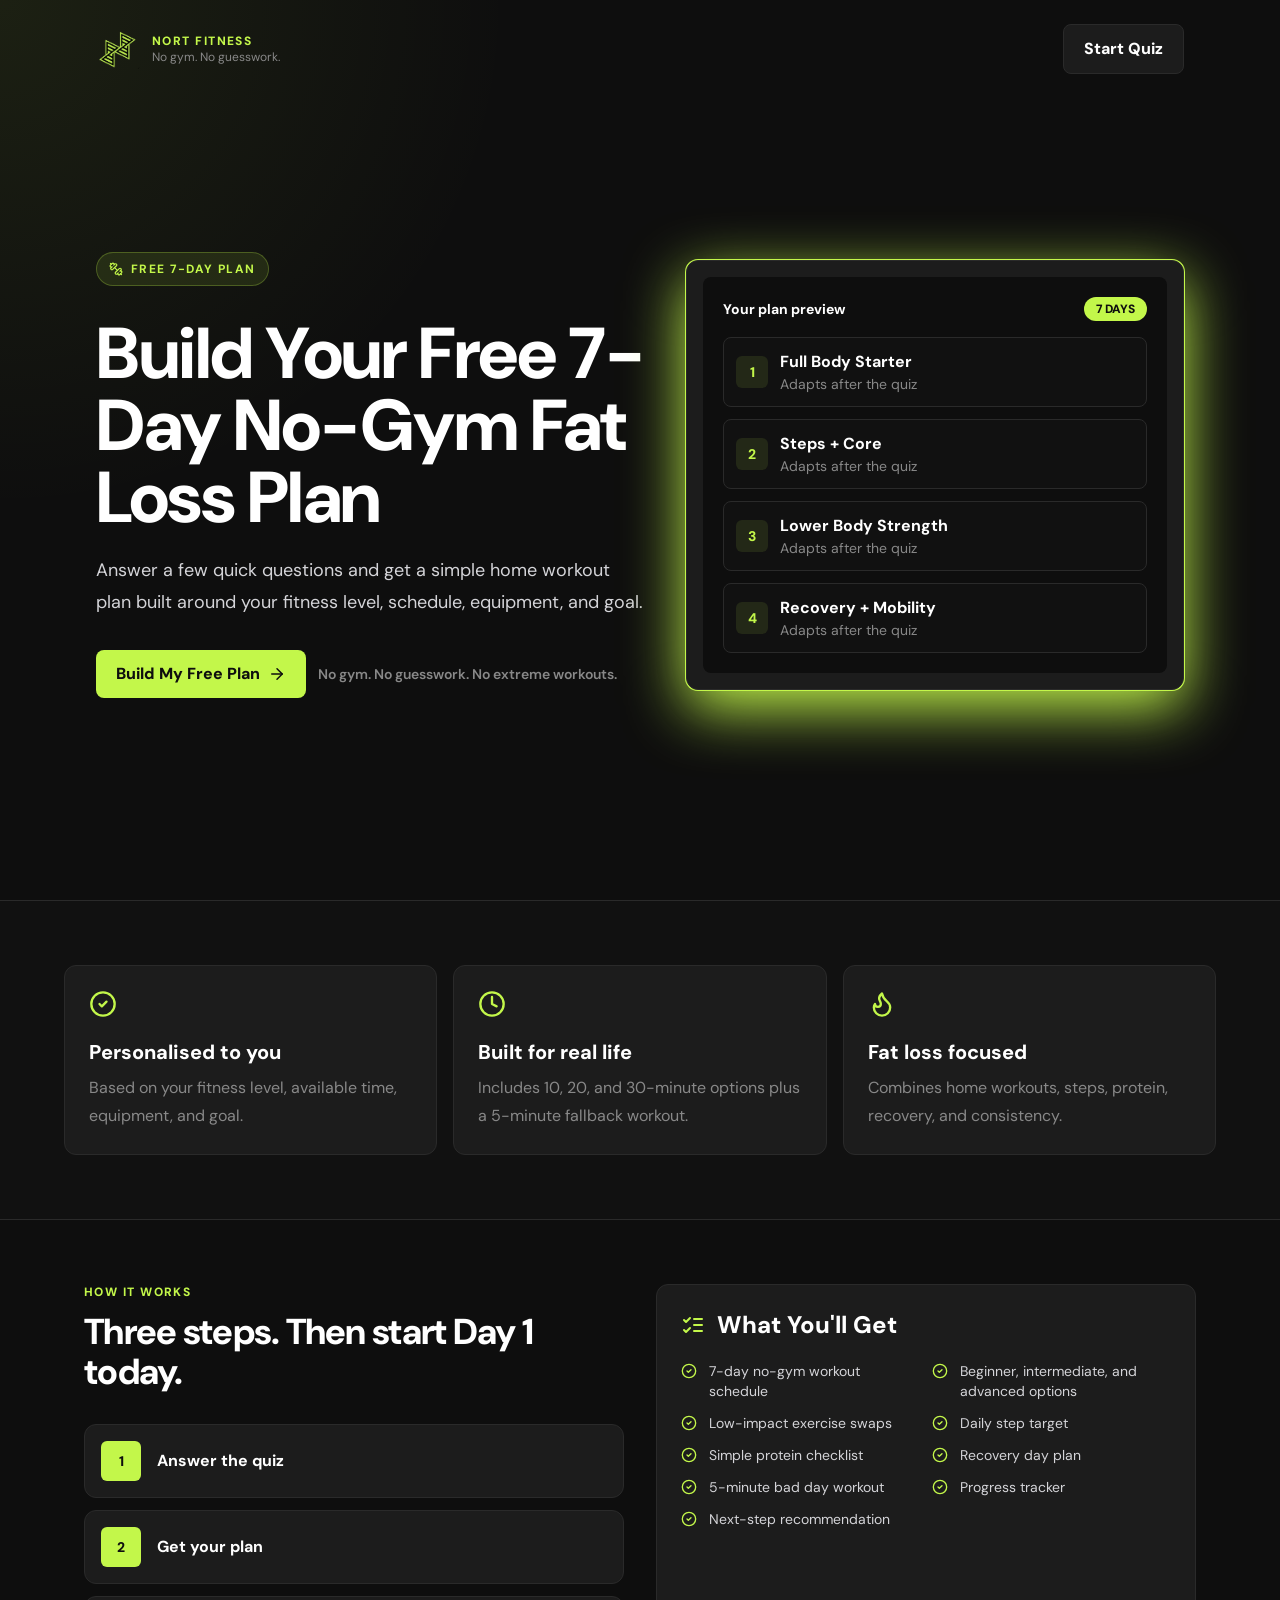
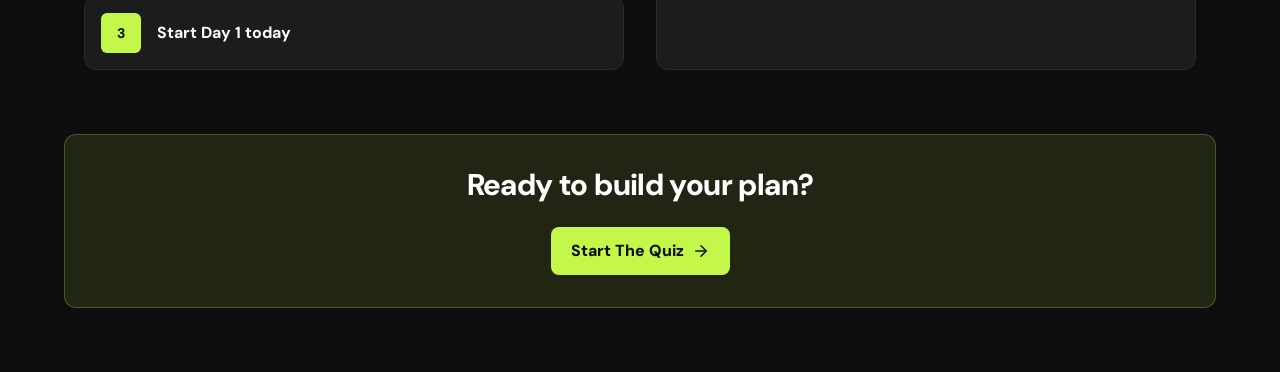
<file: 7-day-plan/index.html>
<!doctype html>
<html lang="en">
  <head>
    <meta charset="UTF-8" />
    <meta name="viewport" content="width=device-width, initial-scale=1.0" />
    <meta
      name="description"
      content="Build your free 7-day no-gym fat loss plan with NORT."
    />
    <title>NORT 7-Day No-Gym Fat Loss Plan Builder</title>
    <link rel="preconnect" href="https://fonts.googleapis.com" />
    <link rel="preconnect" href="https://fonts.gstatic.com" crossorigin />
    <link
      href="https://fonts.googleapis.com/css2?family=DM+Sans:ital,opsz,wght@0,9..40,400;0,9..40,500;0,9..40,600;0,9..40,700;0,9..40,800;1,9..40,400&display=swap"
      rel="stylesheet"
    />
    <script type="module" crossorigin src="./assets/index-C12AGNP1.js"></script>
    <link rel="stylesheet" crossorigin href="./assets/index-CY89ugGJ.css">
  </head>
  <body>
    <div id="root"></div>
  </body>
</html>
</file>
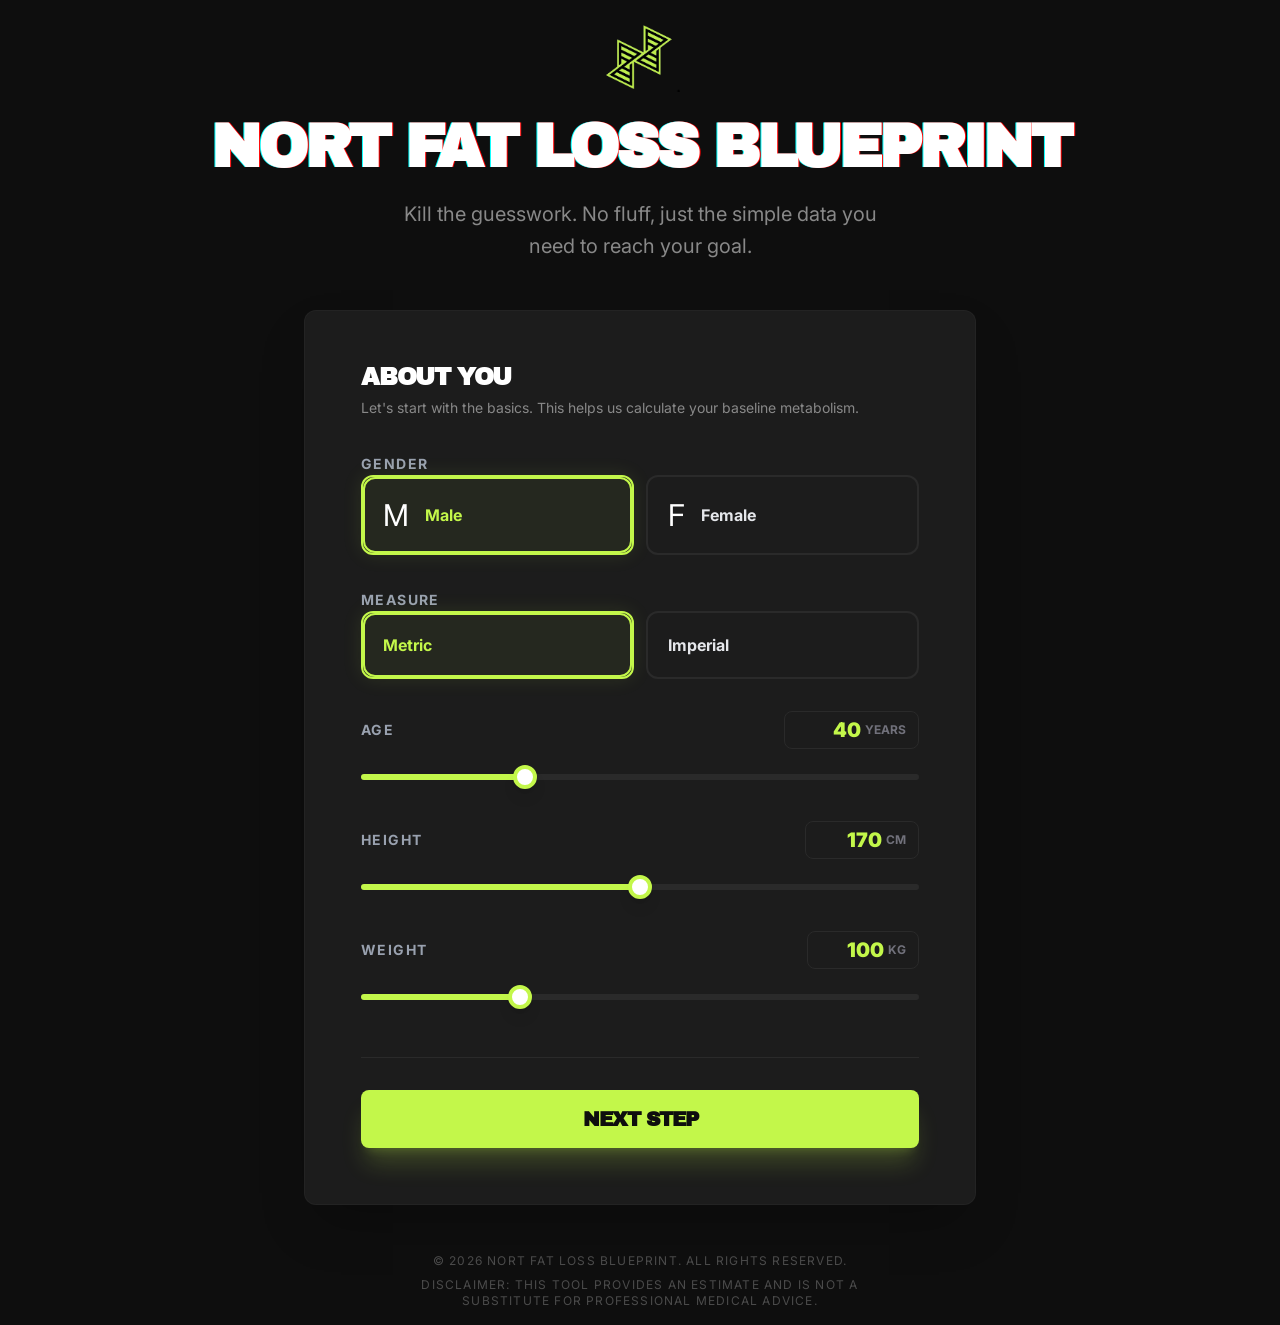
<file: calorie-calculator/index.html>
<!DOCTYPE html>
<html lang="en">
  <head>
    <meta charset="UTF-8" />
    <link rel="icon" type="image/png" href="/calorie-calculator/logo.png" />
    <meta name="viewport" content="width=device-width, initial-scale=1.0" />
    <title>The Fat Loss Architect™</title>
    <link rel="preconnect" href="https://fonts.googleapis.com">
    <link rel="preconnect" href="https://fonts.gstatic.com" crossorigin>
    <link href="https://fonts.googleapis.com/css2?family=Inter:wght@400;500;600;700&display=swap" rel="stylesheet">
    <script type="module" crossorigin src="/calorie-calculator/assets/index-AnNwvm6G.js"></script>
    <link rel="stylesheet" crossorigin href="/calorie-calculator/assets/index-7XDnmeuy.css">
  </head>
  <body>
    <div id="root"></div>
  </body>
</html>
</file>
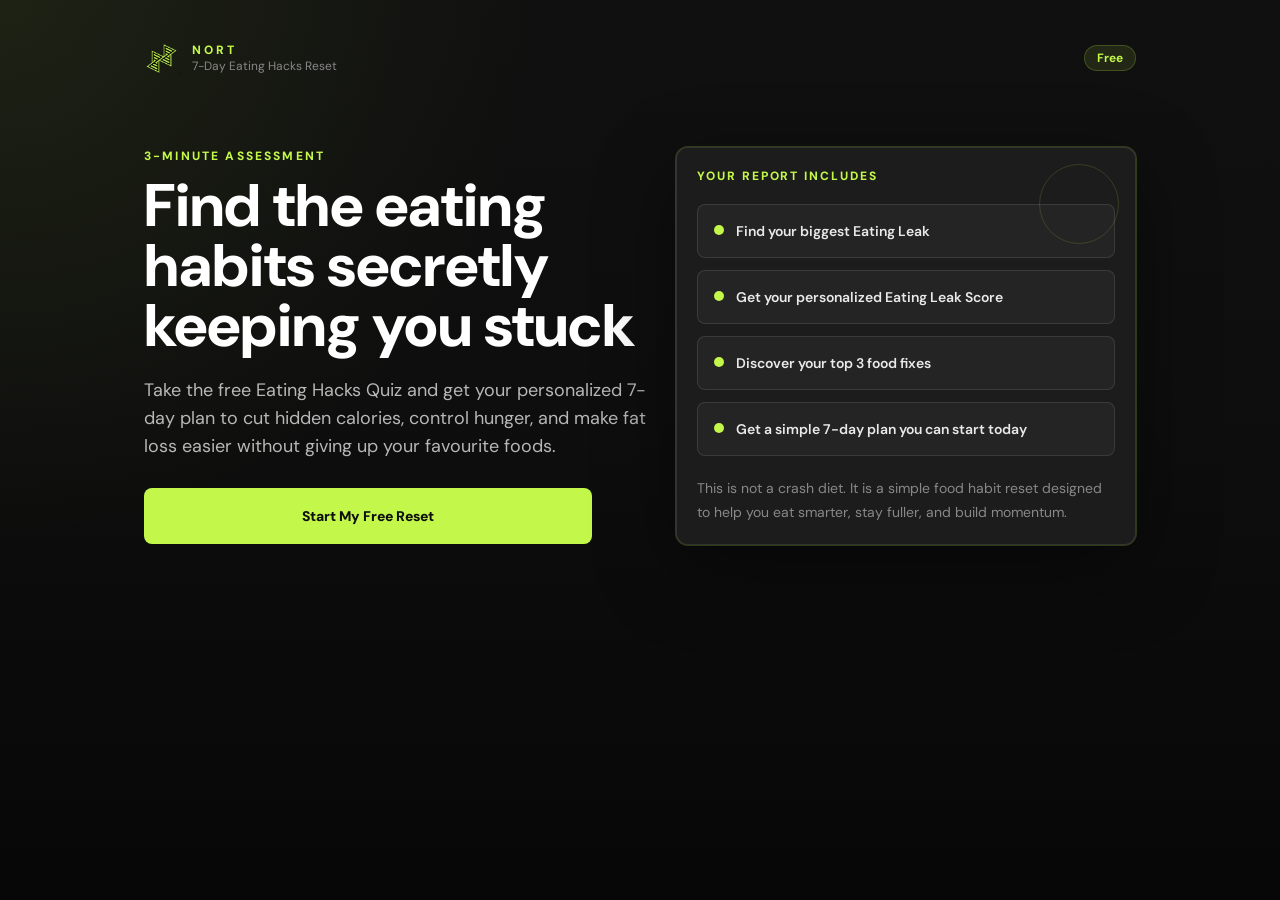
<file: eating-hacks/index.html>
<!doctype html>
<html lang="en">
  <head>
    <meta charset="UTF-8" />
    <meta name="viewport" content="width=device-width, initial-scale=1.0" />
    <meta name="theme-color" content="#0E0E0E" />
    <title>The 7-Day Eating Hacks Reset | Nort</title>
    <link rel="icon" href="./favicon.svg" type="image/svg+xml" />
    <link rel="preconnect" href="https://fonts.googleapis.com" />
    <link rel="preconnect" href="https://fonts.gstatic.com" crossorigin />
    <link href="https://fonts.googleapis.com/css2?family=DM+Sans:opsz,wght@9..40,400;9..40,500;9..40,600;9..40,700;9..40,800&display=swap" rel="stylesheet" />
    <script type="module" crossorigin src="./assets/index-BZU24d1X.js"></script>
    <link rel="stylesheet" crossorigin href="./assets/index-BR3FPwsM.css">
  </head>
  <body>
    <div id="root"></div>
  </body>
</html>
</file>
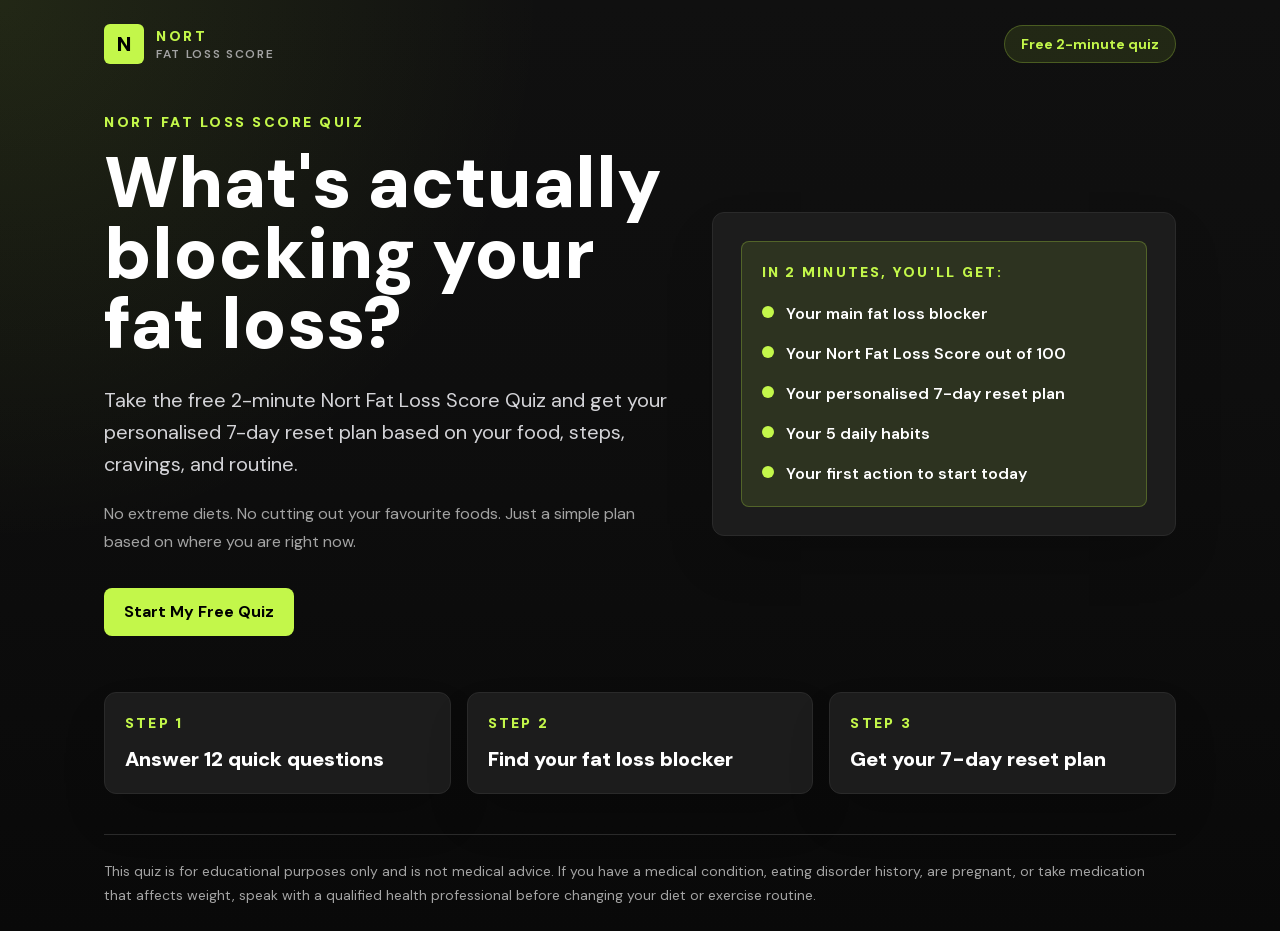
<file: fat-loss-score-quiz/index.html>
<!DOCTYPE html><html lang="en"><head><meta charSet="utf-8"/><meta name="viewport" content="width=device-width, initial-scale=1"/><link rel="preload" href="/fat-loss-score-quiz/_next/static/media/5c285b27cdda1fe8-s.p.0yo6-5yoeeudq.woff2" as="font" crossorigin="" type="font/woff2"/><link rel="stylesheet" href="/fat-loss-score-quiz/_next/static/chunks/0efk7cn.o-iop.css" data-precedence="next"/><link rel="preload" as="script" fetchPriority="low" href="/fat-loss-score-quiz/_next/static/chunks/0ht900cau6_ur.js"/><script src="/fat-loss-score-quiz/_next/static/chunks/0vy348wqgvqwj.js" async=""></script><script src="/fat-loss-score-quiz/_next/static/chunks/07lhk_q6pmm3r.js" async=""></script><script src="/fat-loss-score-quiz/_next/static/chunks/turbopack-0oclrnnusoxvc.js" async=""></script><script src="/fat-loss-score-quiz/_next/static/chunks/0dbhjjzl8qfwv.js" async=""></script><script src="/fat-loss-score-quiz/_next/static/chunks/0da4t~hgsm7vy.js" async=""></script><meta name="next-size-adjust" content=""/><title>Nort Fat Loss Score Quiz</title><meta name="description" content="Take the free Nort Fat Loss Score Quiz and get your personalised 7-day reset plan."/><link rel="icon" href="/favicon.svg"/><script src="/fat-loss-score-quiz/_next/static/chunks/03~yq9q893hmn.js" noModule=""></script></head><body class="dm_sans_efc253b3-module__w1i8Da__variable"><div hidden=""><!--$--><!--/$--></div><main class="mx-auto flex min-h-screen w-full max-w-6xl flex-col px-5 py-6 sm:px-8 lg:px-10"><header class="mb-12 flex items-center justify-between"><div class="flex items-center gap-3" aria-label="Nort"><div class="grid h-10 w-10 place-items-center rounded-md bg-[var(--lime)] text-xl font-black text-black">N</div><div><p class="text-sm font-black uppercase tracking-[0.18em] text-[var(--lime)]">Nort</p><p class="text-xs font-semibold uppercase tracking-[0.14em] text-[var(--muted)]">Fat Loss Score</p></div></div><span class="hidden rounded-full border border-[var(--lime-border)] bg-[var(--lime-dim)] px-4 py-2 text-sm font-bold text-[var(--lime)] sm:inline-flex">Free 2-minute quiz</span></header><section class="grid flex-1 items-center gap-10 lg:grid-cols-[1.1fr_0.9fr]"><div class="max-w-3xl"><p class="mb-4 text-sm font-black uppercase tracking-[0.18em] text-[var(--lime)]">Nort Fat Loss Score Quiz</p><h1 class="max-w-4xl text-5xl font-black leading-[0.98] tracking-normal text-white sm:text-6xl lg:text-7xl">What&#x27;s actually blocking your fat loss?</h1><p class="mt-6 max-w-2xl text-lg leading-8 text-zinc-300 sm:text-xl">Take the free 2-minute Nort Fat Loss Score Quiz and get your personalised 7-day reset plan based on your food, steps, cravings, and routine.</p><p class="mt-5 max-w-2xl text-base leading-7 text-[var(--muted)]">No extreme diets. No cutting out your favourite foods. Just a simple plan based on where you are right now.</p><button class="min-h-12 rounded-lg px-5 py-3 text-base font-bold transition bg-[var(--lime)] text-black hover:bg-[var(--lime-dark)] disabled:cursor-not-allowed disabled:opacity-40 mt-8 w-full sm:w-auto">Start My Free Quiz</button></div><div class="print-card rounded-xl border border-[var(--border)] bg-[var(--surface)] shadow-2xl shadow-black/25 p-5 sm:p-7"><div class="rounded-lg border border-[var(--lime-border)] bg-[var(--lime-dim)] p-5"><p class="text-sm font-black uppercase tracking-[0.16em] text-[var(--lime)]">In 2 minutes, you&#x27;ll get:</p><ul class="mt-5 space-y-4 text-base font-semibold text-white"><li class="flex gap-3"><span class="mt-1 h-3 w-3 shrink-0 rounded-full bg-[var(--lime)]"></span><span>Your main fat loss blocker</span></li><li class="flex gap-3"><span class="mt-1 h-3 w-3 shrink-0 rounded-full bg-[var(--lime)]"></span><span>Your Nort Fat Loss Score out of 100</span></li><li class="flex gap-3"><span class="mt-1 h-3 w-3 shrink-0 rounded-full bg-[var(--lime)]"></span><span>Your personalised 7-day reset plan</span></li><li class="flex gap-3"><span class="mt-1 h-3 w-3 shrink-0 rounded-full bg-[var(--lime)]"></span><span>Your 5 daily habits</span></li><li class="flex gap-3"><span class="mt-1 h-3 w-3 shrink-0 rounded-full bg-[var(--lime)]"></span><span>Your first action to start today</span></li></ul></div></div></section><section class="mt-14 grid gap-4 sm:grid-cols-3"><div class="print-card rounded-xl border border-[var(--border)] bg-[var(--surface)] shadow-2xl shadow-black/25 p-5"><p class="text-sm font-black uppercase tracking-[0.16em] text-[var(--lime)]">Step 1</p><p class="mt-3 text-xl font-black text-white">Answer 12 quick questions</p></div><div class="print-card rounded-xl border border-[var(--border)] bg-[var(--surface)] shadow-2xl shadow-black/25 p-5"><p class="text-sm font-black uppercase tracking-[0.16em] text-[var(--lime)]">Step 2</p><p class="mt-3 text-xl font-black text-white">Find your fat loss blocker</p></div><div class="print-card rounded-xl border border-[var(--border)] bg-[var(--surface)] shadow-2xl shadow-black/25 p-5"><p class="text-sm font-black uppercase tracking-[0.16em] text-[var(--lime)]">Step 3</p><p class="mt-3 text-xl font-black text-white">Get your 7-day reset plan</p></div></section><footer class="mt-10 border-t border-[var(--border)] pt-6"><p class="text-sm leading-6 text-[var(--muted)]">This quiz is for educational purposes only and is not medical advice. If you have a medical condition, eating disorder history, are pregnant, or take medication that affects weight, speak with a qualified health professional before changing your diet or exercise routine.</p></footer></main><!--$--><!--/$--><script src="/fat-loss-score-quiz/_next/static/chunks/0ht900cau6_ur.js" id="_R_" async=""></script><script>(self.__next_f=self.__next_f||[]).push([0])</script><script>self.__next_f.push([1,"1:\"$Sreact.fragment\"\n2:I[39756,[\"/fat-loss-score-quiz/_next/static/chunks/0dbhjjzl8qfwv.js\"],\"default\"]\n3:I[37457,[\"/fat-loss-score-quiz/_next/static/chunks/0dbhjjzl8qfwv.js\"],\"default\"]\n4:I[51317,[\"/fat-loss-score-quiz/_next/static/chunks/0dbhjjzl8qfwv.js\",\"/fat-loss-score-quiz/_next/static/chunks/0da4t~hgsm7vy.js\"],\"QuizApp\"]\n5:I[97367,[\"/fat-loss-score-quiz/_next/static/chunks/0dbhjjzl8qfwv.js\"],\"OutletBoundary\"]\n6:\"$Sreact.suspense\"\n8:I[97367,[\"/fat-loss-score-quiz/_next/static/chunks/0dbhjjzl8qfwv.js\"],\"ViewportBoundary\"]\na:I[97367,[\"/fat-loss-score-quiz/_next/static/chunks/0dbhjjzl8qfwv.js\"],\"MetadataBoundary\"]\nc:I[68027,[\"/fat-loss-score-quiz/_next/static/chunks/0dbhjjzl8qfwv.js\"],\"default\",1]\n:HL[\"/fat-loss-score-quiz/_next/static/chunks/0efk7cn.o-iop.css\",\"style\"]\n:HL[\"/fat-loss-score-quiz/_next/static/media/5c285b27cdda1fe8-s.p.0yo6-5yoeeudq.woff2\",\"font\",{\"crossOrigin\":\"\",\"type\":\"font/woff2\"}]\n"])</script><script>self.__next_f.push([1,"0:{\"P\":null,\"c\":[\"\",\"\"],\"q\":\"\",\"i\":false,\"f\":[[[\"\",{\"children\":[\"__PAGE__\",{}]},\"$undefined\",\"$undefined\",16],[[\"$\",\"$1\",\"c\",{\"children\":[[[\"$\",\"link\",\"0\",{\"rel\":\"stylesheet\",\"href\":\"/fat-loss-score-quiz/_next/static/chunks/0efk7cn.o-iop.css\",\"precedence\":\"next\",\"crossOrigin\":\"$undefined\",\"nonce\":\"$undefined\"}],[\"$\",\"script\",\"script-0\",{\"src\":\"/fat-loss-score-quiz/_next/static/chunks/0dbhjjzl8qfwv.js\",\"async\":true,\"nonce\":\"$undefined\"}]],[\"$\",\"html\",null,{\"lang\":\"en\",\"children\":[\"$\",\"body\",null,{\"className\":\"dm_sans_efc253b3-module__w1i8Da__variable\",\"children\":[\"$\",\"$L2\",null,{\"parallelRouterKey\":\"children\",\"error\":\"$undefined\",\"errorStyles\":\"$undefined\",\"errorScripts\":\"$undefined\",\"template\":[\"$\",\"$L3\",null,{}],\"templateStyles\":\"$undefined\",\"templateScripts\":\"$undefined\",\"notFound\":[[[\"$\",\"title\",null,{\"children\":\"404: This page could not be found.\"}],[\"$\",\"div\",null,{\"style\":{\"fontFamily\":\"system-ui,\\\"Segoe UI\\\",Roboto,Helvetica,Arial,sans-serif,\\\"Apple Color Emoji\\\",\\\"Segoe UI Emoji\\\"\",\"height\":\"100vh\",\"textAlign\":\"center\",\"display\":\"flex\",\"flexDirection\":\"column\",\"alignItems\":\"center\",\"justifyContent\":\"center\"},\"children\":[\"$\",\"div\",null,{\"children\":[[\"$\",\"style\",null,{\"dangerouslySetInnerHTML\":{\"__html\":\"body{color:#000;background:#fff;margin:0}.next-error-h1{border-right:1px solid rgba(0,0,0,.3)}@media (prefers-color-scheme:dark){body{color:#fff;background:#000}.next-error-h1{border-right:1px solid rgba(255,255,255,.3)}}\"}}],[\"$\",\"h1\",null,{\"className\":\"next-error-h1\",\"style\":{\"display\":\"inline-block\",\"margin\":\"0 20px 0 0\",\"padding\":\"0 23px 0 0\",\"fontSize\":24,\"fontWeight\":500,\"verticalAlign\":\"top\",\"lineHeight\":\"49px\"},\"children\":404}],[\"$\",\"div\",null,{\"style\":{\"display\":\"inline-block\"},\"children\":[\"$\",\"h2\",null,{\"style\":{\"fontSize\":14,\"fontWeight\":400,\"lineHeight\":\"49px\",\"margin\":0},\"children\":\"This page could not be found.\"}]}]]}]}]],[]],\"forbidden\":\"$undefined\",\"unauthorized\":\"$undefined\"}]}]}]]}],{\"children\":[[\"$\",\"$1\",\"c\",{\"children\":[[\"$\",\"$L4\",null,{}],[[\"$\",\"script\",\"script-0\",{\"src\":\"/fat-loss-score-quiz/_next/static/chunks/0da4t~hgsm7vy.js\",\"async\":true,\"nonce\":\"$undefined\"}]],[\"$\",\"$L5\",null,{\"children\":[\"$\",\"$6\",null,{\"name\":\"Next.MetadataOutlet\",\"children\":\"$@7\"}]}]]}],{},null,false,null]},null,false,null],[\"$\",\"$1\",\"h\",{\"children\":[null,[\"$\",\"$L8\",null,{\"children\":\"$L9\"}],[\"$\",\"div\",null,{\"hidden\":true,\"children\":[\"$\",\"$La\",null,{\"children\":[\"$\",\"$6\",null,{\"name\":\"Next.Metadata\",\"children\":\"$Lb\"}]}]}],[\"$\",\"meta\",null,{\"name\":\"next-size-adjust\",\"content\":\"\"}]]}],false]],\"m\":\"$undefined\",\"G\":[\"$c\",[[\"$\",\"link\",\"0\",{\"rel\":\"stylesheet\",\"href\":\"/fat-loss-score-quiz/_next/static/chunks/0efk7cn.o-iop.css\",\"precedence\":\"next\",\"crossOrigin\":\"$undefined\",\"nonce\":\"$undefined\"}]]],\"S\":true,\"h\":null,\"s\":\"$undefined\",\"l\":\"$undefined\",\"p\":\"$undefined\",\"d\":\"$undefined\",\"b\":\"nMK7TL481qAhU3clIMSPe\"}\n"])</script><script>self.__next_f.push([1,"9:[[\"$\",\"meta\",\"0\",{\"charSet\":\"utf-8\"}],[\"$\",\"meta\",\"1\",{\"name\":\"viewport\",\"content\":\"width=device-width, initial-scale=1\"}]]\n"])</script><script>self.__next_f.push([1,"d:I[27201,[\"/fat-loss-score-quiz/_next/static/chunks/0dbhjjzl8qfwv.js\"],\"IconMark\"]\n7:null\nb:[[\"$\",\"title\",\"0\",{\"children\":\"Nort Fat Loss Score Quiz\"}],[\"$\",\"meta\",\"1\",{\"name\":\"description\",\"content\":\"Take the free Nort Fat Loss Score Quiz and get your personalised 7-day reset plan.\"}],[\"$\",\"link\",\"2\",{\"rel\":\"icon\",\"href\":\"/favicon.svg\"}],[\"$\",\"$Ld\",\"3\",{}]]\n"])</script></body></html>
</file>
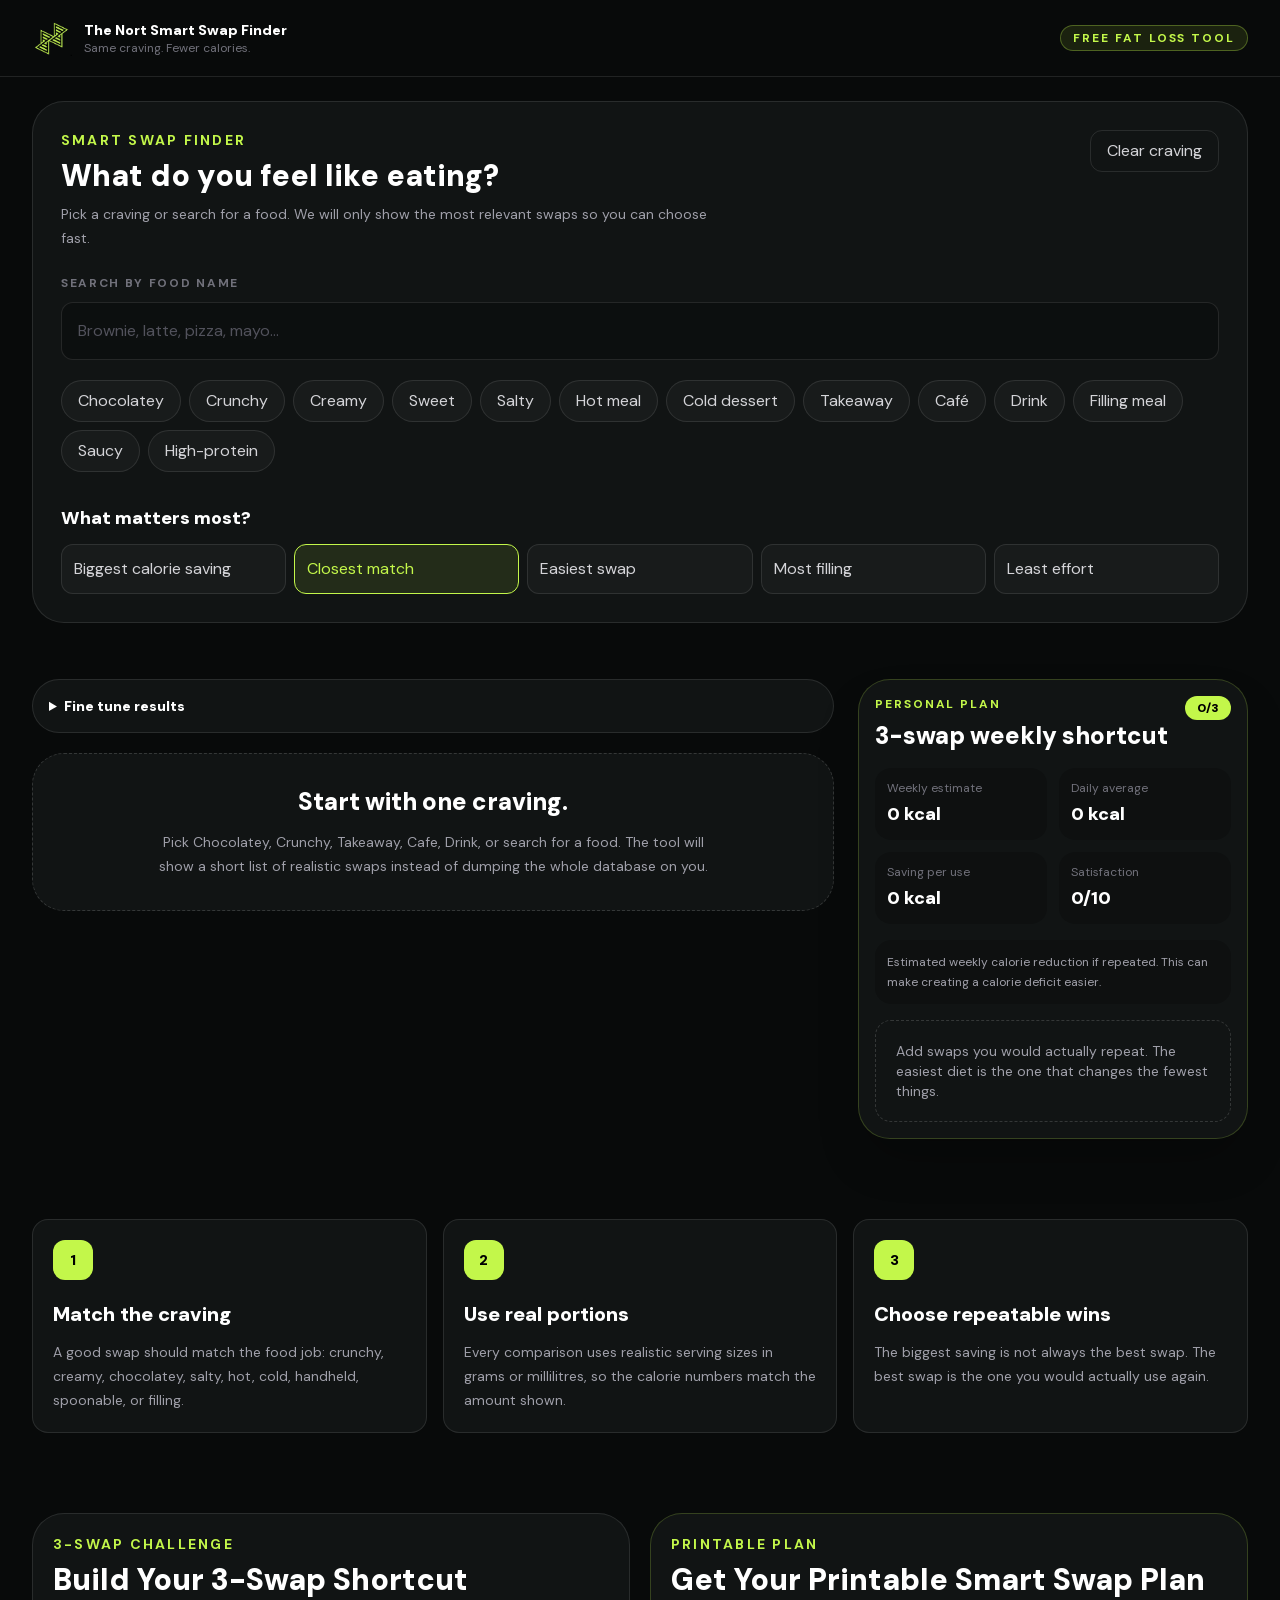
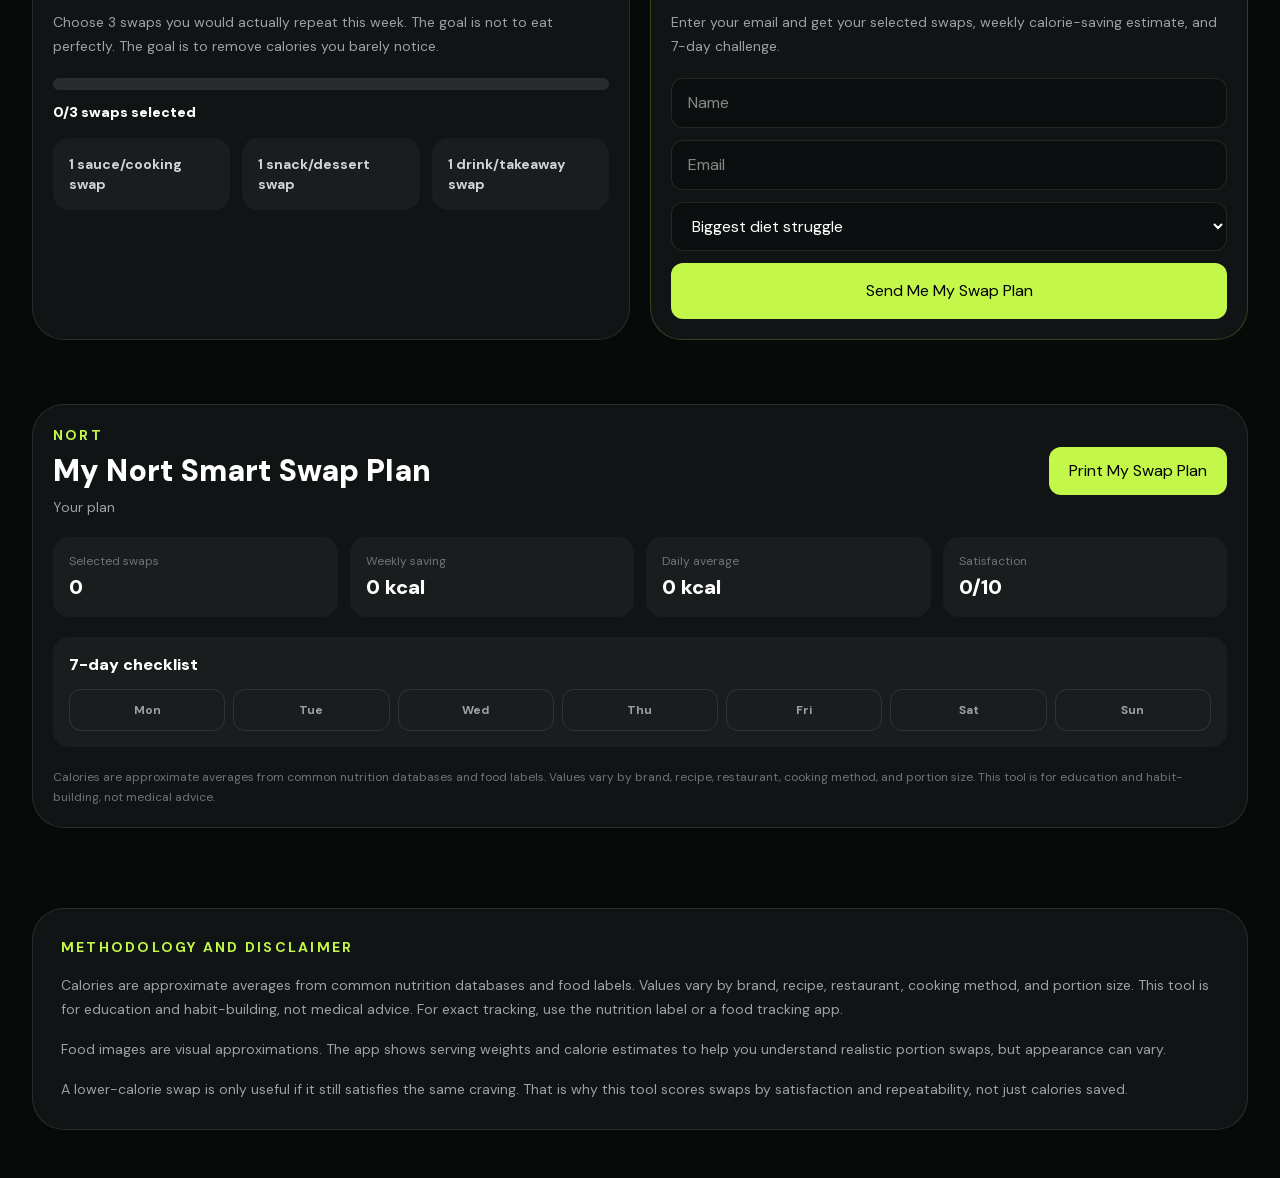
<file: smart-swap/index.html>
<!DOCTYPE html><html lang="en" class="dm_sans_6eae885b-module__aWWHrW__variable h-full antialiased"><head><meta charSet="utf-8"/><meta name="viewport" content="width=device-width, initial-scale=1"/><link rel="preload" href="/smart-swap/_next/static/media/5c285b27cdda1fe8-s.p.0yo6-5yoeeudq.woff2" as="font" crossorigin="" type="font/woff2"/><link rel="preload" as="image" href="/nort-logo-lime-transparent.png"/><link rel="stylesheet" href="/smart-swap/_next/static/chunks/08gwhcr7q20gm.css" data-precedence="next"/><link rel="preload" as="script" fetchPriority="low" href="/smart-swap/_next/static/chunks/0ht900cau6_ur.js"/><script src="/smart-swap/_next/static/chunks/16k~6qhulwz3m.js" async=""></script><script src="/smart-swap/_next/static/chunks/07lhk_q6pmm3r.js" async=""></script><script src="/smart-swap/_next/static/chunks/turbopack-0sa~v9_~4ltrm.js" async=""></script><script src="/smart-swap/_next/static/chunks/0dbhjjzl8qfwv.js" async=""></script><script src="/smart-swap/_next/static/chunks/0q5d6i~v8cw6p.js" async=""></script><meta name="next-size-adjust" content=""/><meta name="theme-color" content="#080A0A"/><meta name="color-scheme" content="dark"/><title>The Nort Smart Swap Finder</title><meta name="description" content="Lower-calorie food swaps that actually satisfy the same craving."/><meta property="og:title" content="The Nort Smart Swap Finder"/><meta property="og:description" content="Pick 3 realistic food swaps you would actually repeat and see how many calories you could save this week."/><meta property="og:type" content="website"/><meta name="twitter:card" content="summary"/><meta name="twitter:title" content="The Nort Smart Swap Finder"/><meta name="twitter:description" content="Pick 3 realistic food swaps you would actually repeat and see how many calories you could save this week."/><link rel="icon" href="/smart-swap/favicon.ico?favicon.0x3dzn~oxb6tn.ico" sizes="256x256" type="image/x-icon"/><script src="/smart-swap/_next/static/chunks/03~yq9q893hmn.js" noModule=""></script></head><body class="min-h-full"><div hidden=""><!--$--><!--/$--></div><main><header class="border-b border-white/10 bg-[#080A0A]"><div class="mx-auto flex max-w-7xl items-center justify-between gap-4 px-5 py-5 md:px-8"><div class="flex items-center gap-3"><img src="/nort-logo-lime-transparent.png" alt="Nort" class="h-9 w-auto"/><div><p class="text-sm font-black text-white">The Nort Smart Swap Finder</p><p class="text-xs text-zinc-500">Same craving. Fewer calories.</p></div></div><span class="hidden rounded-full border border-[#C3F74A]/30 bg-[#C3F74A]/10 px-3 py-1 text-xs font-bold uppercase tracking-[0.16em] text-[#C3F74A] sm:inline-flex">Free fat loss tool</span></div></header><section id="cravings" class="mx-auto max-w-7xl px-5 py-6 md:px-8"><div class="rounded-[2rem] border border-white/10 bg-[#111414] p-5 md:p-7"><div class="flex flex-col justify-between gap-3 md:flex-row md:items-end"><div><p class="text-sm font-bold uppercase tracking-[0.16em] text-[#C3F74A]">Smart swap finder</p><h2 class="mt-2 text-3xl font-black text-white">What do you feel like eating?</h2><p class="mt-2 max-w-2xl text-sm leading-6 text-zinc-400">Pick a craving or search for a food. We will only show the most relevant swaps so you can choose fast.</p></div><button class="self-start rounded-xl border border-white/10 px-4 py-2 text-sm font-bold text-zinc-300 hover:bg-white/5">Clear craving</button></div><label class="mt-5 block"><span class="text-xs font-bold uppercase tracking-[0.14em] text-zinc-500">Search by food name</span><input placeholder="Brownie, latte, pizza, mayo..." class="mt-2 w-full rounded-xl border border-white/10 bg-black/25 px-4 py-4 text-white outline-none ring-[#C3F74A]/40 placeholder:text-zinc-600 focus:ring-2" value=""/></label><div class="mt-5 flex flex-wrap gap-2"><button class="rounded-full border px-4 py-2 text-sm font-bold transition border-white/10 bg-white/[0.03] text-zinc-300 hover:bg-white/10">Chocolatey</button><button class="rounded-full border px-4 py-2 text-sm font-bold transition border-white/10 bg-white/[0.03] text-zinc-300 hover:bg-white/10">Crunchy</button><button class="rounded-full border px-4 py-2 text-sm font-bold transition border-white/10 bg-white/[0.03] text-zinc-300 hover:bg-white/10">Creamy</button><button class="rounded-full border px-4 py-2 text-sm font-bold transition border-white/10 bg-white/[0.03] text-zinc-300 hover:bg-white/10">Sweet</button><button class="rounded-full border px-4 py-2 text-sm font-bold transition border-white/10 bg-white/[0.03] text-zinc-300 hover:bg-white/10">Salty</button><button class="rounded-full border px-4 py-2 text-sm font-bold transition border-white/10 bg-white/[0.03] text-zinc-300 hover:bg-white/10">Hot meal</button><button class="rounded-full border px-4 py-2 text-sm font-bold transition border-white/10 bg-white/[0.03] text-zinc-300 hover:bg-white/10">Cold dessert</button><button class="rounded-full border px-4 py-2 text-sm font-bold transition border-white/10 bg-white/[0.03] text-zinc-300 hover:bg-white/10">Takeaway</button><button class="rounded-full border px-4 py-2 text-sm font-bold transition border-white/10 bg-white/[0.03] text-zinc-300 hover:bg-white/10">Café</button><button class="rounded-full border px-4 py-2 text-sm font-bold transition border-white/10 bg-white/[0.03] text-zinc-300 hover:bg-white/10">Drink</button><button class="rounded-full border px-4 py-2 text-sm font-bold transition border-white/10 bg-white/[0.03] text-zinc-300 hover:bg-white/10">Filling meal</button><button class="rounded-full border px-4 py-2 text-sm font-bold transition border-white/10 bg-white/[0.03] text-zinc-300 hover:bg-white/10">Saucy</button><button class="rounded-full border px-4 py-2 text-sm font-bold transition border-white/10 bg-white/[0.03] text-zinc-300 hover:bg-white/10">High-protein</button></div><div class="mt-8"><h3 class="text-lg font-black text-white">What matters most?</h3><div class="mt-3 grid gap-2 sm:grid-cols-2 lg:grid-cols-5"><button class="rounded-xl border p-3 text-left text-sm font-bold transition border-white/10 bg-white/[0.03] text-zinc-300 hover:bg-white/10">Biggest calorie saving</button><button class="rounded-xl border p-3 text-left text-sm font-bold transition border-[#C3F74A] bg-[#C3F74A]/10 text-[#C3F74A]">Closest match</button><button class="rounded-xl border p-3 text-left text-sm font-bold transition border-white/10 bg-white/[0.03] text-zinc-300 hover:bg-white/10">Easiest swap</button><button class="rounded-xl border p-3 text-left text-sm font-bold transition border-white/10 bg-white/[0.03] text-zinc-300 hover:bg-white/10">Most filling</button><button class="rounded-xl border p-3 text-left text-sm font-bold transition border-white/10 bg-white/[0.03] text-zinc-300 hover:bg-white/10">Least effort</button></div></div></div></section><section class="mx-auto grid max-w-7xl gap-6 px-5 py-8 md:px-8 lg:grid-cols-[minmax(0,1fr)_390px] lg:items-start"><div class="space-y-5"><details class="rounded-[1.75rem] border border-white/10 bg-[#111414] p-4"><summary class="cursor-pointer text-sm font-black text-white">Fine tune results</summary><div class="mt-4"><div class="rounded-[1.75rem] border border-white/10 bg-[#111414] p-4"><div class="grid gap-3 md:grid-cols-1"><label><span class="text-xs font-bold uppercase tracking-[0.14em] text-zinc-500">Sort by</span><select class="mt-2 w-full rounded-xl border border-white/10 bg-black/25 px-4 py-3 text-white outline-none"><option selected="">Smart recommended</option><option>Biggest calorie saving</option><option>Biggest percentage reduction</option><option>Highest satisfaction match</option><option>Highest repeatability</option><option>Easiest swaps</option><option>Category</option></select></label></div><div class="mt-3 grid gap-3 sm:grid-cols-2 lg:grid-cols-4"><label><span class="text-xs font-bold uppercase tracking-[0.14em] text-zinc-500">Category</span><select class="mt-2 w-full rounded-xl border border-white/10 bg-black/25 px-4 py-3 text-white outline-none"><option selected="">All</option><option>Breakfast</option><option>Café</option><option>Carbs</option><option>Convenience Meals</option><option>Cooking Ingredients</option><option>Dairy</option><option>Desserts</option><option>Drinks</option><option>Protein</option><option>Sauces &amp; Condiments</option><option>Snacks</option><option>Spreads</option><option>Takeaway Style</option></select></label><label><span class="text-xs font-bold uppercase tracking-[0.14em] text-zinc-500">Craving type</span><select class="mt-2 w-full rounded-xl border border-white/10 bg-black/25 px-4 py-3 text-white outline-none"><option selected="">All</option><option>Chocolatey</option><option>Crunchy</option><option>Creamy</option><option>Sweet</option><option>Salty</option><option>Hot meal</option><option>Cold dessert</option><option>Takeaway</option><option>Café</option><option>Drink</option><option>Filling meal</option><option>Saucy</option><option>High-protein</option></select></label><label><span class="text-xs font-bold uppercase tracking-[0.14em] text-zinc-500">Swap type</span><select class="mt-2 w-full rounded-xl border border-white/10 bg-black/25 px-4 py-3 text-white outline-none"><option selected="">All</option><option>Direct swap</option><option>Volume swap</option><option>Portion control swap</option><option>Educational comparison</option></select></label><label><span class="text-xs font-bold uppercase tracking-[0.14em] text-zinc-500">Difficulty</span><select class="mt-2 w-full rounded-xl border border-white/10 bg-black/25 px-4 py-3 text-white outline-none"><option selected="">All</option><option>Very easy</option><option>Easy</option><option>Moderate</option></select></label></div><div class="mt-4 grid gap-3 sm:grid-cols-2"><label class="rounded-2xl bg-white/[0.03] p-4"><span class="flex justify-between text-sm font-bold text-white">Minimum satisfaction<span>1<!-- -->/10</span></span><input type="range" min="1" max="10" class="mt-3 w-full accent-[#C3F74A]" value="1"/></label><label class="rounded-2xl bg-white/[0.03] p-4"><span class="flex justify-between text-sm font-bold text-white">Minimum repeatability<span>1<!-- -->/10</span></span><input type="range" min="1" max="10" class="mt-3 w-full accent-[#C3F74A]" value="1"/></label></div><div class="mt-4 grid gap-2 sm:grid-cols-2"><label class="flex cursor-pointer items-center gap-3 rounded-2xl bg-white/[0.03] p-3 text-sm font-bold text-zinc-300"><input type="checkbox" class="h-5 w-5 accent-[#C3F74A]"/>Show only swaps saving 100+ kcal</label><label class="flex cursor-pointer items-center gap-3 rounded-2xl bg-white/[0.03] p-3 text-sm font-bold text-zinc-300"><input type="checkbox" class="h-5 w-5 accent-[#C3F74A]"/>Show only high-satisfaction swaps</label><label class="flex cursor-pointer items-center gap-3 rounded-2xl bg-white/[0.03] p-3 text-sm font-bold text-zinc-300"><input type="checkbox" class="h-5 w-5 accent-[#C3F74A]"/>Show very easy swaps only</label><label class="flex cursor-pointer items-center gap-3 rounded-2xl bg-white/[0.03] p-3 text-sm font-bold text-zinc-300"><input type="checkbox" class="h-5 w-5 accent-[#C3F74A]" checked=""/>Hide educational comparisons</label></div></div></div></details><div class="rounded-[2rem] border border-dashed border-white/15 bg-[#111414] p-8 text-center"><h2 class="text-2xl font-black text-white">Start with one craving.</h2><p class="mx-auto mt-3 max-w-xl text-sm leading-6 text-zinc-400">Pick Chocolatey, Crunchy, Takeaway, Cafe, Drink, or search for a food. The tool will show a short list of realistic swaps instead of dumping the whole database on you.</p></div></div><div class="sticky top-4 hidden lg:block"><aside class="rounded-[2rem] border border-[#C3F74A]/20 bg-[#111414] p-4 shadow-2xl shadow-black/30"><div class="flex items-start justify-between gap-3"><div><p class="text-xs font-bold uppercase tracking-[0.16em] text-[#C3F74A]">Personal plan</p><h2 class="mt-2 text-2xl font-black text-white">3-swap weekly shortcut</h2></div><span class="rounded-full bg-[#C3F74A] px-3 py-1 text-xs font-black text-black">0<!-- -->/3</span></div><div class="mt-4 grid grid-cols-2 gap-3"><div class="rounded-2xl bg-black/20 p-3"><p class="text-xs text-zinc-500">Weekly estimate</p><p class="mt-1 text-lg font-black text-white">0 kcal</p></div><div class="rounded-2xl bg-black/20 p-3"><p class="text-xs text-zinc-500">Daily average</p><p class="mt-1 text-lg font-black text-white">0 kcal</p></div><div class="rounded-2xl bg-black/20 p-3"><p class="text-xs text-zinc-500">Saving per use</p><p class="mt-1 text-lg font-black text-white">0 kcal</p></div><div class="rounded-2xl bg-black/20 p-3"><p class="text-xs text-zinc-500">Satisfaction</p><p class="mt-1 text-lg font-black text-white">0/10</p></div></div><p class="mt-4 rounded-2xl bg-black/20 p-3 text-xs leading-5 text-zinc-400">Estimated weekly calorie reduction if repeated. This can make creating a calorie deficit easier.</p><div class="mt-4 space-y-3"><div class="rounded-2xl border border-dashed border-white/15 p-5 text-sm text-zinc-400">Add swaps you would actually repeat. The easiest diet is the one that changes the fewest things.</div></div></aside></div></section><section class="mx-auto max-w-7xl px-5 py-12 md:px-8"><div class="grid gap-4 md:grid-cols-3"><div class="rounded-2xl border border-white/10 bg-[#111414] p-5"><div class="mb-5 flex h-10 w-10 items-center justify-center rounded-xl bg-[#C3F74A] text-sm font-black text-black">1</div><h2 class="text-xl font-black text-white">Match the craving</h2><p class="mt-3 text-sm leading-6 text-zinc-400">A good swap should match the food job: crunchy, creamy, chocolatey, salty, hot, cold, handheld, spoonable, or filling.</p></div><div class="rounded-2xl border border-white/10 bg-[#111414] p-5"><div class="mb-5 flex h-10 w-10 items-center justify-center rounded-xl bg-[#C3F74A] text-sm font-black text-black">2</div><h2 class="text-xl font-black text-white">Use real portions</h2><p class="mt-3 text-sm leading-6 text-zinc-400">Every comparison uses realistic serving sizes in grams or millilitres, so the calorie numbers match the amount shown.</p></div><div class="rounded-2xl border border-white/10 bg-[#111414] p-5"><div class="mb-5 flex h-10 w-10 items-center justify-center rounded-xl bg-[#C3F74A] text-sm font-black text-black">3</div><h2 class="text-xl font-black text-white">Choose repeatable wins</h2><p class="mt-3 text-sm leading-6 text-zinc-400">The biggest saving is not always the best swap. The best swap is the one you would actually use again.</p></div></div></section><section class="mx-auto grid max-w-7xl gap-5 px-5 py-8 md:px-8 lg:grid-cols-[1fr_1fr]"><section class="rounded-[2rem] border border-white/10 bg-[#111414] p-5"><p class="text-sm font-bold uppercase tracking-[0.16em] text-[#C3F74A]">3-swap challenge</p><h2 class="mt-2 text-3xl font-black text-white">Build Your 3-Swap Shortcut</h2><p class="mt-3 text-sm leading-6 text-zinc-400">Choose 3 swaps you would actually repeat this week. The goal is not to eat perfectly. The goal is to remove calories you barely notice.</p><div class="mt-5 h-3 overflow-hidden rounded-full bg-white/10"><div class="h-full rounded-full bg-[#C3F74A]" style="width:0%"></div></div><p class="mt-3 text-sm font-black text-white">0<!-- -->/3 swaps selected</p><div class="mt-4 grid gap-3 md:grid-cols-3"><div class="rounded-2xl bg-white/[0.04] p-4 text-sm font-bold text-zinc-300">1 sauce/cooking swap</div><div class="rounded-2xl bg-white/[0.04] p-4 text-sm font-bold text-zinc-300">1 snack/dessert swap</div><div class="rounded-2xl bg-white/[0.04] p-4 text-sm font-bold text-zinc-300">1 drink/takeaway swap</div></div></section><section class="rounded-[2rem] border border-[#C3F74A]/20 bg-[#111414] p-5"><p class="text-sm font-bold uppercase tracking-[0.16em] text-[#C3F74A]">Printable plan</p><h2 class="mt-2 text-3xl font-black text-white">Get Your Printable Smart Swap Plan</h2><p class="mt-3 text-sm leading-6 text-zinc-400">Enter your email and get your selected swaps, weekly calorie-saving estimate, and 7-day challenge.</p><div class="mt-5 grid gap-3"><input placeholder="Name" class="rounded-xl border border-white/10 bg-black/25 px-4 py-3 text-white outline-none focus:ring-2 focus:ring-[#C3F74A]/40" value=""/><input placeholder="Email" type="email" class="rounded-xl border border-white/10 bg-black/25 px-4 py-3 text-white outline-none focus:ring-2 focus:ring-[#C3F74A]/40" value=""/><select class="rounded-xl border border-white/10 bg-black/25 px-4 py-3 text-white outline-none"><option value="" selected="">Biggest diet struggle</option><option>Snacking at night</option><option>Takeaways/eating out</option><option>Sweet cravings</option><option>Drinking calories</option><option>Healthy eating but not losing weight</option><option>Portion control</option><option>Not sure</option></select><button class="rounded-xl bg-[#C3F74A] px-5 py-4 text-sm font-black text-black hover:bg-[#A0D030]">Send Me My Swap Plan</button></div></section></section><section class="mx-auto max-w-7xl px-5 py-8 md:px-8"><section id="printable-plan" class="rounded-[2rem] border border-white/10 bg-[#111414] p-5 print:border-0 print:bg-white print:p-0 print:text-black"><div class="flex flex-col justify-between gap-3 md:flex-row md:items-center"><div><p class="text-sm font-bold uppercase tracking-[0.16em] text-[#C3F74A] print:text-black">Nort</p><h2 class="mt-2 text-3xl font-black text-white print:text-black">My Nort Smart Swap Plan</h2><p class="mt-2 text-sm text-zinc-400 print:text-black">Your plan</p></div><button class="no-print rounded-xl bg-[#C3F74A] px-5 py-3 text-sm font-black text-black hover:bg-[#A0D030]">Print My Swap Plan</button></div><div class="mt-5 grid gap-3 sm:grid-cols-4"><div class="rounded-2xl bg-white/[0.04] p-4 print:border print:border-black print:bg-white"><p class="text-xs text-zinc-500 print:text-black">Selected swaps</p><p class="mt-1 text-xl font-black text-white print:text-black">0</p></div><div class="rounded-2xl bg-white/[0.04] p-4 print:border print:border-black print:bg-white"><p class="text-xs text-zinc-500 print:text-black">Weekly saving</p><p class="mt-1 text-xl font-black text-white print:text-black">0 kcal</p></div><div class="rounded-2xl bg-white/[0.04] p-4 print:border print:border-black print:bg-white"><p class="text-xs text-zinc-500 print:text-black">Daily average</p><p class="mt-1 text-xl font-black text-white print:text-black">0 kcal</p></div><div class="rounded-2xl bg-white/[0.04] p-4 print:border print:border-black print:bg-white"><p class="text-xs text-zinc-500 print:text-black">Satisfaction</p><p class="mt-1 text-xl font-black text-white print:text-black">0/10</p></div></div><div class="mt-5 space-y-3"></div><div class="mt-5 rounded-2xl bg-white/[0.04] p-4 print:border print:border-black print:bg-white"><h3 class="font-black text-white print:text-black">7-day checklist</h3><div class="mt-3 grid grid-cols-7 gap-2 text-center text-xs font-bold text-zinc-400 print:text-black"><div class="rounded-xl border border-white/10 p-3 print:border-black">Mon</div><div class="rounded-xl border border-white/10 p-3 print:border-black">Tue</div><div class="rounded-xl border border-white/10 p-3 print:border-black">Wed</div><div class="rounded-xl border border-white/10 p-3 print:border-black">Thu</div><div class="rounded-xl border border-white/10 p-3 print:border-black">Fri</div><div class="rounded-xl border border-white/10 p-3 print:border-black">Sat</div><div class="rounded-xl border border-white/10 p-3 print:border-black">Sun</div></div></div><p class="mt-5 text-xs leading-5 text-zinc-500 print:text-black">Calories are approximate averages from common nutrition databases and food labels. Values vary by brand, recipe, restaurant, cooking method, and portion size. This tool is for education and habit-building, not medical advice.</p></section></section><div class="sticky bottom-0 z-40 border-t border-white/10 bg-[#080A0A]/95 p-3 backdrop-blur lg:hidden no-print"><details class="rounded-2xl bg-[#111414]"><summary class="cursor-pointer p-4 text-sm font-black text-white">Open plan builder (<!-- -->0<!-- -->/3 swaps)</summary><div class="p-3 pt-0"><aside class="rounded-[2rem] border border-[#C3F74A]/20 bg-[#111414] p-4 shadow-2xl shadow-black/30"><div class="flex items-start justify-between gap-3"><div><p class="text-xs font-bold uppercase tracking-[0.16em] text-[#C3F74A]">Personal plan</p><h2 class="mt-2 text-2xl font-black text-white">3-swap weekly shortcut</h2></div><span class="rounded-full bg-[#C3F74A] px-3 py-1 text-xs font-black text-black">0<!-- -->/3</span></div><div class="mt-4 grid grid-cols-2 gap-3"><div class="rounded-2xl bg-black/20 p-3"><p class="text-xs text-zinc-500">Weekly estimate</p><p class="mt-1 text-lg font-black text-white">0 kcal</p></div><div class="rounded-2xl bg-black/20 p-3"><p class="text-xs text-zinc-500">Daily average</p><p class="mt-1 text-lg font-black text-white">0 kcal</p></div><div class="rounded-2xl bg-black/20 p-3"><p class="text-xs text-zinc-500">Saving per use</p><p class="mt-1 text-lg font-black text-white">0 kcal</p></div><div class="rounded-2xl bg-black/20 p-3"><p class="text-xs text-zinc-500">Satisfaction</p><p class="mt-1 text-lg font-black text-white">0/10</p></div></div><p class="mt-4 rounded-2xl bg-black/20 p-3 text-xs leading-5 text-zinc-400">Estimated weekly calorie reduction if repeated. This can make creating a calorie deficit easier.</p><div class="mt-4 space-y-3"><div class="rounded-2xl border border-dashed border-white/15 p-5 text-sm text-zinc-400">Add swaps you would actually repeat. The easiest diet is the one that changes the fewest things.</div></div></aside></div></details></div><section class="mx-auto max-w-7xl px-5 py-12 md:px-8"><div class="rounded-[2rem] border border-white/10 bg-[#111414] p-5 md:p-7"><p class="text-sm font-bold uppercase tracking-[0.16em] text-[#C3F74A]">Methodology and disclaimer</p><div class="mt-4 space-y-4 text-sm leading-6 text-zinc-400"><p>Calories are approximate averages from common nutrition databases and food labels. Values vary by brand, recipe, restaurant, cooking method, and portion size. This tool is for education and habit-building, not medical advice. For exact tracking, use the nutrition label or a food tracking app.</p><p>Food images are visual approximations. The app shows serving weights and calorie estimates to help you understand realistic portion swaps, but appearance can vary.</p><p>A lower-calorie swap is only useful if it still satisfies the same craving. That is why this tool scores swaps by satisfaction and repeatability, not just calories saved.</p></div></div></section></main><!--$--><!--/$--><script src="/smart-swap/_next/static/chunks/0ht900cau6_ur.js" id="_R_" async=""></script><script>(self.__next_f=self.__next_f||[]).push([0])</script><script>self.__next_f.push([1,"1:\"$Sreact.fragment\"\n2:I[39756,[\"/smart-swap/_next/static/chunks/0dbhjjzl8qfwv.js\"],\"default\"]\n3:I[37457,[\"/smart-swap/_next/static/chunks/0dbhjjzl8qfwv.js\"],\"default\"]\n4:I[7883,[\"/smart-swap/_next/static/chunks/0dbhjjzl8qfwv.js\",\"/smart-swap/_next/static/chunks/0q5d6i~v8cw6p.js\"],\"SmartSwapApp\"]\n5:I[97367,[\"/smart-swap/_next/static/chunks/0dbhjjzl8qfwv.js\"],\"OutletBoundary\"]\n6:\"$Sreact.suspense\"\n8:I[97367,[\"/smart-swap/_next/static/chunks/0dbhjjzl8qfwv.js\"],\"ViewportBoundary\"]\na:I[97367,[\"/smart-swap/_next/static/chunks/0dbhjjzl8qfwv.js\"],\"MetadataBoundary\"]\nc:I[68027,[\"/smart-swap/_next/static/chunks/0dbhjjzl8qfwv.js\"],\"default\",1]\n:HL[\"/smart-swap/_next/static/chunks/08gwhcr7q20gm.css\",\"style\"]\n:HL[\"/smart-swap/_next/static/media/5c285b27cdda1fe8-s.p.0yo6-5yoeeudq.woff2\",\"font\",{\"crossOrigin\":\"\",\"type\":\"font/woff2\"}]\n"])</script><script>self.__next_f.push([1,"0:{\"P\":null,\"c\":[\"\",\"\"],\"q\":\"\",\"i\":false,\"f\":[[[\"\",{\"children\":[\"__PAGE__\",{}]},\"$undefined\",\"$undefined\",16],[[\"$\",\"$1\",\"c\",{\"children\":[[[\"$\",\"link\",\"0\",{\"rel\":\"stylesheet\",\"href\":\"/smart-swap/_next/static/chunks/08gwhcr7q20gm.css\",\"precedence\":\"next\",\"crossOrigin\":\"$undefined\",\"nonce\":\"$undefined\"}],[\"$\",\"script\",\"script-0\",{\"src\":\"/smart-swap/_next/static/chunks/0dbhjjzl8qfwv.js\",\"async\":true,\"nonce\":\"$undefined\"}]],[\"$\",\"html\",null,{\"lang\":\"en\",\"className\":\"dm_sans_6eae885b-module__aWWHrW__variable h-full antialiased\",\"children\":[\"$\",\"body\",null,{\"className\":\"min-h-full\",\"children\":[\"$\",\"$L2\",null,{\"parallelRouterKey\":\"children\",\"error\":\"$undefined\",\"errorStyles\":\"$undefined\",\"errorScripts\":\"$undefined\",\"template\":[\"$\",\"$L3\",null,{}],\"templateStyles\":\"$undefined\",\"templateScripts\":\"$undefined\",\"notFound\":[[[\"$\",\"title\",null,{\"children\":\"404: This page could not be found.\"}],[\"$\",\"div\",null,{\"style\":{\"fontFamily\":\"system-ui,\\\"Segoe UI\\\",Roboto,Helvetica,Arial,sans-serif,\\\"Apple Color Emoji\\\",\\\"Segoe UI Emoji\\\"\",\"height\":\"100vh\",\"textAlign\":\"center\",\"display\":\"flex\",\"flexDirection\":\"column\",\"alignItems\":\"center\",\"justifyContent\":\"center\"},\"children\":[\"$\",\"div\",null,{\"children\":[[\"$\",\"style\",null,{\"dangerouslySetInnerHTML\":{\"__html\":\"body{color:#000;background:#fff;margin:0}.next-error-h1{border-right:1px solid rgba(0,0,0,.3)}@media (prefers-color-scheme:dark){body{color:#fff;background:#000}.next-error-h1{border-right:1px solid rgba(255,255,255,.3)}}\"}}],[\"$\",\"h1\",null,{\"className\":\"next-error-h1\",\"style\":{\"display\":\"inline-block\",\"margin\":\"0 20px 0 0\",\"padding\":\"0 23px 0 0\",\"fontSize\":24,\"fontWeight\":500,\"verticalAlign\":\"top\",\"lineHeight\":\"49px\"},\"children\":404}],[\"$\",\"div\",null,{\"style\":{\"display\":\"inline-block\"},\"children\":[\"$\",\"h2\",null,{\"style\":{\"fontSize\":14,\"fontWeight\":400,\"lineHeight\":\"49px\",\"margin\":0},\"children\":\"This page could not be found.\"}]}]]}]}]],[]],\"forbidden\":\"$undefined\",\"unauthorized\":\"$undefined\"}]}]}]]}],{\"children\":[[\"$\",\"$1\",\"c\",{\"children\":[[\"$\",\"$L4\",null,{}],[[\"$\",\"script\",\"script-0\",{\"src\":\"/smart-swap/_next/static/chunks/0q5d6i~v8cw6p.js\",\"async\":true,\"nonce\":\"$undefined\"}]],[\"$\",\"$L5\",null,{\"children\":[\"$\",\"$6\",null,{\"name\":\"Next.MetadataOutlet\",\"children\":\"$@7\"}]}]]}],{},null,false,null]},null,false,null],[\"$\",\"$1\",\"h\",{\"children\":[null,[\"$\",\"$L8\",null,{\"children\":\"$L9\"}],[\"$\",\"div\",null,{\"hidden\":true,\"children\":[\"$\",\"$La\",null,{\"children\":[\"$\",\"$6\",null,{\"name\":\"Next.Metadata\",\"children\":\"$Lb\"}]}]}],[\"$\",\"meta\",null,{\"name\":\"next-size-adjust\",\"content\":\"\"}]]}],false]],\"m\":\"$undefined\",\"G\":[\"$c\",[[\"$\",\"link\",\"0\",{\"rel\":\"stylesheet\",\"href\":\"/smart-swap/_next/static/chunks/08gwhcr7q20gm.css\",\"precedence\":\"next\",\"crossOrigin\":\"$undefined\",\"nonce\":\"$undefined\"}]]],\"S\":true,\"h\":null,\"s\":\"$undefined\",\"l\":\"$undefined\",\"p\":\"$undefined\",\"d\":\"$undefined\",\"b\":\"XIkS_lhPQuG_pDutj60K1\"}\n"])</script><script>self.__next_f.push([1,"9:[[\"$\",\"meta\",\"0\",{\"charSet\":\"utf-8\"}],[\"$\",\"meta\",\"1\",{\"name\":\"viewport\",\"content\":\"width=device-width, initial-scale=1\"}],[\"$\",\"meta\",\"2\",{\"name\":\"theme-color\",\"content\":\"#080A0A\"}],[\"$\",\"meta\",\"3\",{\"name\":\"color-scheme\",\"content\":\"dark\"}]]\n"])</script><script>self.__next_f.push([1,"d:I[27201,[\"/smart-swap/_next/static/chunks/0dbhjjzl8qfwv.js\"],\"IconMark\"]\n7:null\nb:[[\"$\",\"title\",\"0\",{\"children\":\"The Nort Smart Swap Finder\"}],[\"$\",\"meta\",\"1\",{\"name\":\"description\",\"content\":\"Lower-calorie food swaps that actually satisfy the same craving.\"}],[\"$\",\"meta\",\"2\",{\"property\":\"og:title\",\"content\":\"The Nort Smart Swap Finder\"}],[\"$\",\"meta\",\"3\",{\"property\":\"og:description\",\"content\":\"Pick 3 realistic food swaps you would actually repeat and see how many calories you could save this week.\"}],[\"$\",\"meta\",\"4\",{\"property\":\"og:type\",\"content\":\"website\"}],[\"$\",\"meta\",\"5\",{\"name\":\"twitter:card\",\"content\":\"summary\"}],[\"$\",\"meta\",\"6\",{\"name\":\"twitter:title\",\"content\":\"The Nort Smart Swap Finder\"}],[\"$\",\"meta\",\"7\",{\"name\":\"twitter:description\",\"content\":\"Pick 3 realistic food swaps you would actually repeat and see how many calories you could save this week.\"}],[\"$\",\"link\",\"8\",{\"rel\":\"icon\",\"href\":\"/smart-swap/favicon.ico?favicon.0x3dzn~oxb6tn.ico\",\"sizes\":\"256x256\",\"type\":\"image/x-icon\"}],[\"$\",\"$Ld\",\"9\",{}]]\n"])</script></body></html>
</file>
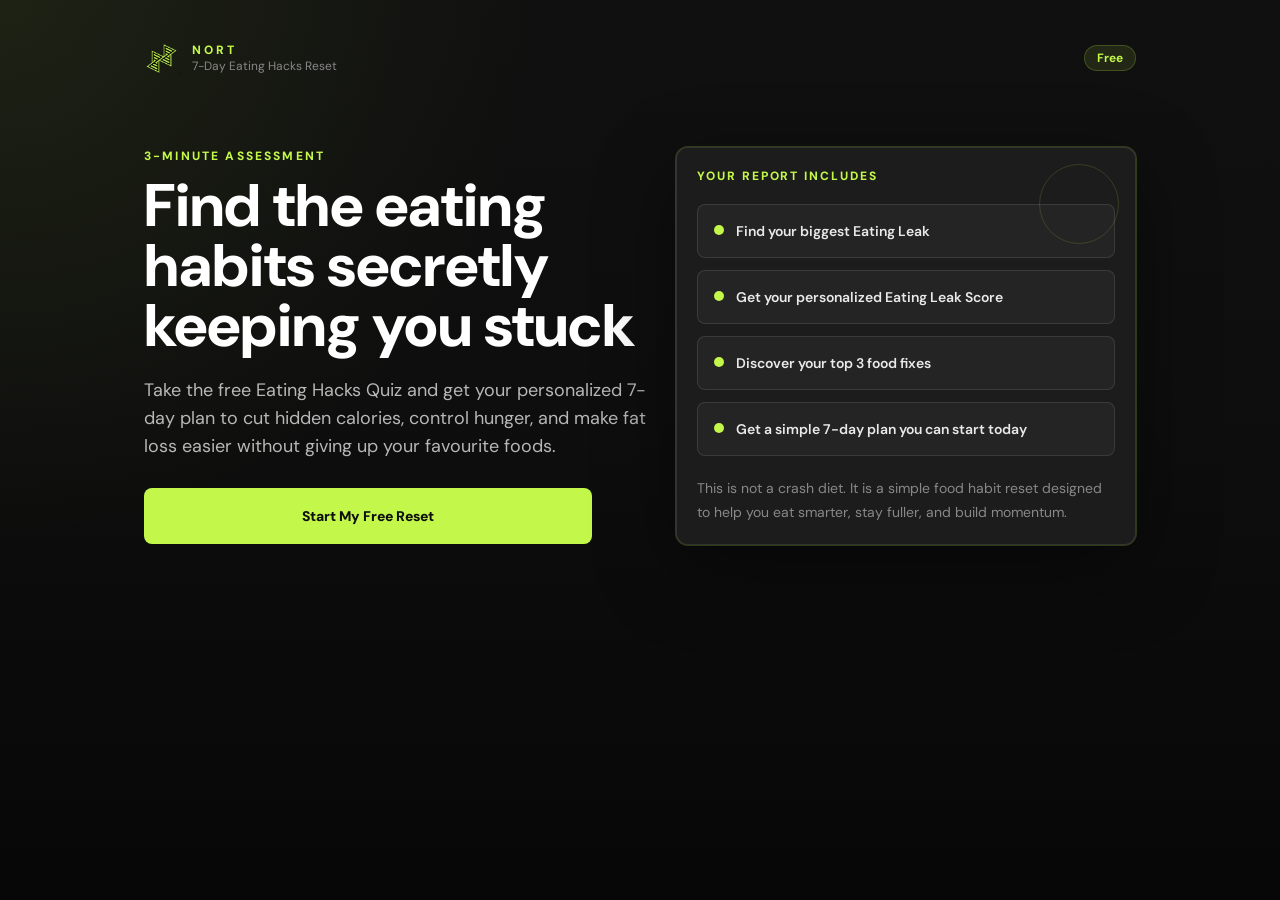
<file: 7-day-plan/eating-hacks/index.html>
<!doctype html>
<html lang="en">
  <head>
    <meta charset="UTF-8" />
    <meta name="viewport" content="width=device-width, initial-scale=1.0" />
    <meta name="theme-color" content="#0E0E0E" />
    <title>The 7-Day Eating Hacks Reset | Nort</title>
    <link rel="icon" href="./favicon.svg" type="image/svg+xml" />
    <link rel="preconnect" href="https://fonts.googleapis.com" />
    <link rel="preconnect" href="https://fonts.gstatic.com" crossorigin />
    <link href="https://fonts.googleapis.com/css2?family=DM+Sans:opsz,wght@9..40,400;9..40,500;9..40,600;9..40,700;9..40,800&display=swap" rel="stylesheet" />
    <script type="module" crossorigin src="./assets/index-BNJ0lnQ-.js"></script>
    <link rel="stylesheet" crossorigin href="./assets/index-DkkntoHC.css">
  </head>
  <body>
    <div id="root"></div>
  </body>
</html>
</file>
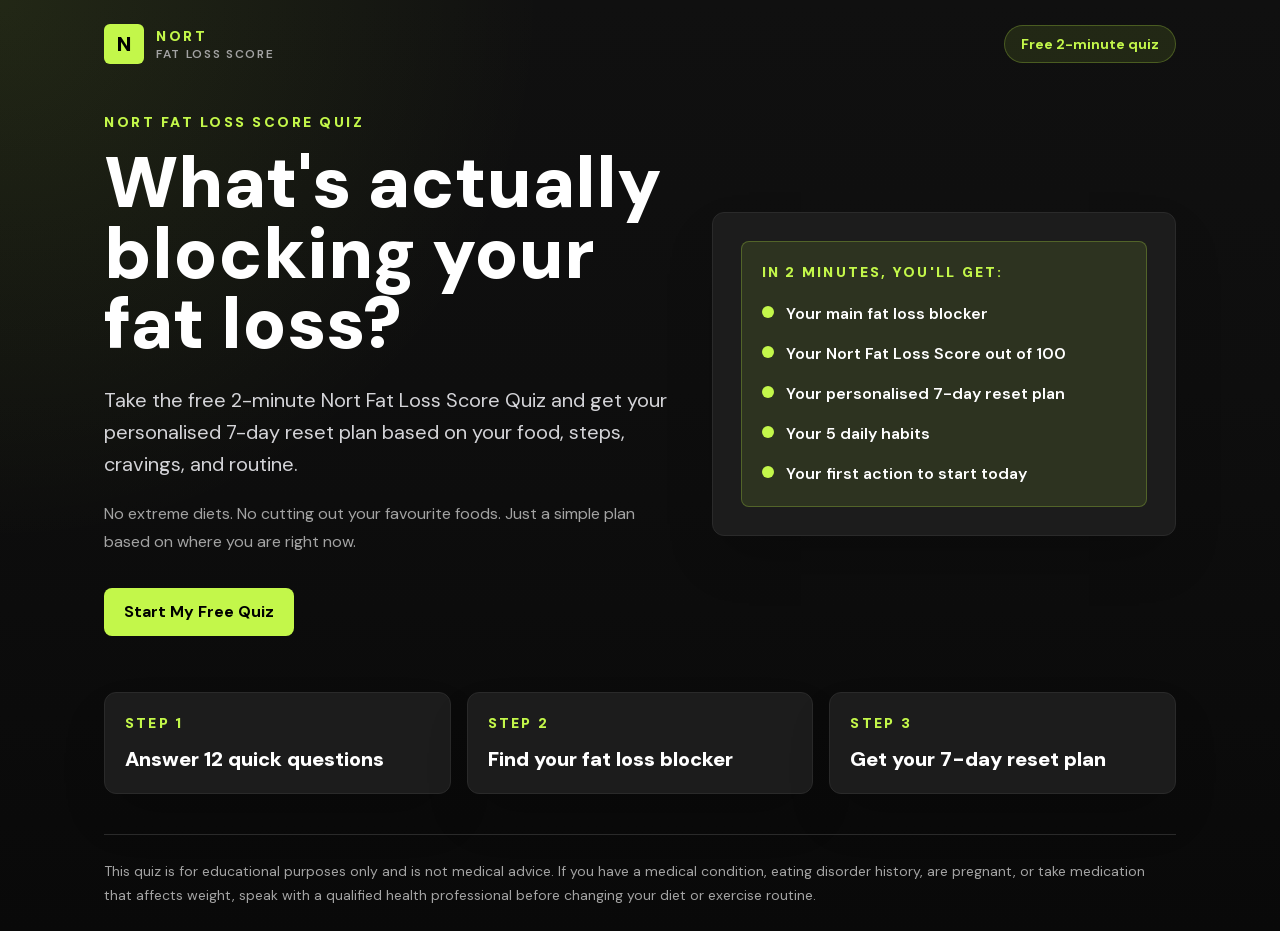
<file: 7-day-plan/fat-loss-score-quiz/index.html>
<!DOCTYPE html><html lang="en"><head><meta charSet="utf-8"/><meta name="viewport" content="width=device-width, initial-scale=1"/><link rel="preload" href="/fat-loss-score-quiz/_next/static/media/5c285b27cdda1fe8-s.p.0yo6-5yoeeudq.woff2" as="font" crossorigin="" type="font/woff2"/><link rel="stylesheet" href="/fat-loss-score-quiz/_next/static/chunks/0efk7cn.o-iop.css" data-precedence="next"/><link rel="preload" as="script" fetchPriority="low" href="/fat-loss-score-quiz/_next/static/chunks/0ht900cau6_ur.js"/><script src="/fat-loss-score-quiz/_next/static/chunks/0vy348wqgvqwj.js" async=""></script><script src="/fat-loss-score-quiz/_next/static/chunks/07lhk_q6pmm3r.js" async=""></script><script src="/fat-loss-score-quiz/_next/static/chunks/turbopack-0oclrnnusoxvc.js" async=""></script><script src="/fat-loss-score-quiz/_next/static/chunks/0dbhjjzl8qfwv.js" async=""></script><script src="/fat-loss-score-quiz/_next/static/chunks/0da4t~hgsm7vy.js" async=""></script><meta name="next-size-adjust" content=""/><title>Nort Fat Loss Score Quiz</title><meta name="description" content="Take the free Nort Fat Loss Score Quiz and get your personalised 7-day reset plan."/><link rel="icon" href="/favicon.svg"/><script src="/fat-loss-score-quiz/_next/static/chunks/03~yq9q893hmn.js" noModule=""></script></head><body class="dm_sans_efc253b3-module__w1i8Da__variable"><div hidden=""><!--$--><!--/$--></div><main class="mx-auto flex min-h-screen w-full max-w-6xl flex-col px-5 py-6 sm:px-8 lg:px-10"><header class="mb-12 flex items-center justify-between"><div class="flex items-center gap-3" aria-label="Nort"><div class="grid h-10 w-10 place-items-center rounded-md bg-[var(--lime)] text-xl font-black text-black">N</div><div><p class="text-sm font-black uppercase tracking-[0.18em] text-[var(--lime)]">Nort</p><p class="text-xs font-semibold uppercase tracking-[0.14em] text-[var(--muted)]">Fat Loss Score</p></div></div><span class="hidden rounded-full border border-[var(--lime-border)] bg-[var(--lime-dim)] px-4 py-2 text-sm font-bold text-[var(--lime)] sm:inline-flex">Free 2-minute quiz</span></header><section class="grid flex-1 items-center gap-10 lg:grid-cols-[1.1fr_0.9fr]"><div class="max-w-3xl"><p class="mb-4 text-sm font-black uppercase tracking-[0.18em] text-[var(--lime)]">Nort Fat Loss Score Quiz</p><h1 class="max-w-4xl text-5xl font-black leading-[0.98] tracking-normal text-white sm:text-6xl lg:text-7xl">What&#x27;s actually blocking your fat loss?</h1><p class="mt-6 max-w-2xl text-lg leading-8 text-zinc-300 sm:text-xl">Take the free 2-minute Nort Fat Loss Score Quiz and get your personalised 7-day reset plan based on your food, steps, cravings, and routine.</p><p class="mt-5 max-w-2xl text-base leading-7 text-[var(--muted)]">No extreme diets. No cutting out your favourite foods. Just a simple plan based on where you are right now.</p><button class="min-h-12 rounded-lg px-5 py-3 text-base font-bold transition bg-[var(--lime)] text-black hover:bg-[var(--lime-dark)] disabled:cursor-not-allowed disabled:opacity-40 mt-8 w-full sm:w-auto">Start My Free Quiz</button></div><div class="print-card rounded-xl border border-[var(--border)] bg-[var(--surface)] shadow-2xl shadow-black/25 p-5 sm:p-7"><div class="rounded-lg border border-[var(--lime-border)] bg-[var(--lime-dim)] p-5"><p class="text-sm font-black uppercase tracking-[0.16em] text-[var(--lime)]">In 2 minutes, you&#x27;ll get:</p><ul class="mt-5 space-y-4 text-base font-semibold text-white"><li class="flex gap-3"><span class="mt-1 h-3 w-3 shrink-0 rounded-full bg-[var(--lime)]"></span><span>Your main fat loss blocker</span></li><li class="flex gap-3"><span class="mt-1 h-3 w-3 shrink-0 rounded-full bg-[var(--lime)]"></span><span>Your Nort Fat Loss Score out of 100</span></li><li class="flex gap-3"><span class="mt-1 h-3 w-3 shrink-0 rounded-full bg-[var(--lime)]"></span><span>Your personalised 7-day reset plan</span></li><li class="flex gap-3"><span class="mt-1 h-3 w-3 shrink-0 rounded-full bg-[var(--lime)]"></span><span>Your 5 daily habits</span></li><li class="flex gap-3"><span class="mt-1 h-3 w-3 shrink-0 rounded-full bg-[var(--lime)]"></span><span>Your first action to start today</span></li></ul></div></div></section><section class="mt-14 grid gap-4 sm:grid-cols-3"><div class="print-card rounded-xl border border-[var(--border)] bg-[var(--surface)] shadow-2xl shadow-black/25 p-5"><p class="text-sm font-black uppercase tracking-[0.16em] text-[var(--lime)]">Step 1</p><p class="mt-3 text-xl font-black text-white">Answer 12 quick questions</p></div><div class="print-card rounded-xl border border-[var(--border)] bg-[var(--surface)] shadow-2xl shadow-black/25 p-5"><p class="text-sm font-black uppercase tracking-[0.16em] text-[var(--lime)]">Step 2</p><p class="mt-3 text-xl font-black text-white">Find your fat loss blocker</p></div><div class="print-card rounded-xl border border-[var(--border)] bg-[var(--surface)] shadow-2xl shadow-black/25 p-5"><p class="text-sm font-black uppercase tracking-[0.16em] text-[var(--lime)]">Step 3</p><p class="mt-3 text-xl font-black text-white">Get your 7-day reset plan</p></div></section><footer class="mt-10 border-t border-[var(--border)] pt-6"><p class="text-sm leading-6 text-[var(--muted)]">This quiz is for educational purposes only and is not medical advice. If you have a medical condition, eating disorder history, are pregnant, or take medication that affects weight, speak with a qualified health professional before changing your diet or exercise routine.</p></footer></main><!--$--><!--/$--><script src="/fat-loss-score-quiz/_next/static/chunks/0ht900cau6_ur.js" id="_R_" async=""></script><script>(self.__next_f=self.__next_f||[]).push([0])</script><script>self.__next_f.push([1,"1:\"$Sreact.fragment\"\n2:I[39756,[\"/fat-loss-score-quiz/_next/static/chunks/0dbhjjzl8qfwv.js\"],\"default\"]\n3:I[37457,[\"/fat-loss-score-quiz/_next/static/chunks/0dbhjjzl8qfwv.js\"],\"default\"]\n4:I[51317,[\"/fat-loss-score-quiz/_next/static/chunks/0dbhjjzl8qfwv.js\",\"/fat-loss-score-quiz/_next/static/chunks/0da4t~hgsm7vy.js\"],\"QuizApp\"]\n5:I[97367,[\"/fat-loss-score-quiz/_next/static/chunks/0dbhjjzl8qfwv.js\"],\"OutletBoundary\"]\n6:\"$Sreact.suspense\"\n8:I[97367,[\"/fat-loss-score-quiz/_next/static/chunks/0dbhjjzl8qfwv.js\"],\"ViewportBoundary\"]\na:I[97367,[\"/fat-loss-score-quiz/_next/static/chunks/0dbhjjzl8qfwv.js\"],\"MetadataBoundary\"]\nc:I[68027,[\"/fat-loss-score-quiz/_next/static/chunks/0dbhjjzl8qfwv.js\"],\"default\",1]\n:HL[\"/fat-loss-score-quiz/_next/static/chunks/0efk7cn.o-iop.css\",\"style\"]\n:HL[\"/fat-loss-score-quiz/_next/static/media/5c285b27cdda1fe8-s.p.0yo6-5yoeeudq.woff2\",\"font\",{\"crossOrigin\":\"\",\"type\":\"font/woff2\"}]\n"])</script><script>self.__next_f.push([1,"0:{\"P\":null,\"c\":[\"\",\"\"],\"q\":\"\",\"i\":false,\"f\":[[[\"\",{\"children\":[\"__PAGE__\",{}]},\"$undefined\",\"$undefined\",16],[[\"$\",\"$1\",\"c\",{\"children\":[[[\"$\",\"link\",\"0\",{\"rel\":\"stylesheet\",\"href\":\"/fat-loss-score-quiz/_next/static/chunks/0efk7cn.o-iop.css\",\"precedence\":\"next\",\"crossOrigin\":\"$undefined\",\"nonce\":\"$undefined\"}],[\"$\",\"script\",\"script-0\",{\"src\":\"/fat-loss-score-quiz/_next/static/chunks/0dbhjjzl8qfwv.js\",\"async\":true,\"nonce\":\"$undefined\"}]],[\"$\",\"html\",null,{\"lang\":\"en\",\"children\":[\"$\",\"body\",null,{\"className\":\"dm_sans_efc253b3-module__w1i8Da__variable\",\"children\":[\"$\",\"$L2\",null,{\"parallelRouterKey\":\"children\",\"error\":\"$undefined\",\"errorStyles\":\"$undefined\",\"errorScripts\":\"$undefined\",\"template\":[\"$\",\"$L3\",null,{}],\"templateStyles\":\"$undefined\",\"templateScripts\":\"$undefined\",\"notFound\":[[[\"$\",\"title\",null,{\"children\":\"404: This page could not be found.\"}],[\"$\",\"div\",null,{\"style\":{\"fontFamily\":\"system-ui,\\\"Segoe UI\\\",Roboto,Helvetica,Arial,sans-serif,\\\"Apple Color Emoji\\\",\\\"Segoe UI Emoji\\\"\",\"height\":\"100vh\",\"textAlign\":\"center\",\"display\":\"flex\",\"flexDirection\":\"column\",\"alignItems\":\"center\",\"justifyContent\":\"center\"},\"children\":[\"$\",\"div\",null,{\"children\":[[\"$\",\"style\",null,{\"dangerouslySetInnerHTML\":{\"__html\":\"body{color:#000;background:#fff;margin:0}.next-error-h1{border-right:1px solid rgba(0,0,0,.3)}@media (prefers-color-scheme:dark){body{color:#fff;background:#000}.next-error-h1{border-right:1px solid rgba(255,255,255,.3)}}\"}}],[\"$\",\"h1\",null,{\"className\":\"next-error-h1\",\"style\":{\"display\":\"inline-block\",\"margin\":\"0 20px 0 0\",\"padding\":\"0 23px 0 0\",\"fontSize\":24,\"fontWeight\":500,\"verticalAlign\":\"top\",\"lineHeight\":\"49px\"},\"children\":404}],[\"$\",\"div\",null,{\"style\":{\"display\":\"inline-block\"},\"children\":[\"$\",\"h2\",null,{\"style\":{\"fontSize\":14,\"fontWeight\":400,\"lineHeight\":\"49px\",\"margin\":0},\"children\":\"This page could not be found.\"}]}]]}]}]],[]],\"forbidden\":\"$undefined\",\"unauthorized\":\"$undefined\"}]}]}]]}],{\"children\":[[\"$\",\"$1\",\"c\",{\"children\":[[\"$\",\"$L4\",null,{}],[[\"$\",\"script\",\"script-0\",{\"src\":\"/fat-loss-score-quiz/_next/static/chunks/0da4t~hgsm7vy.js\",\"async\":true,\"nonce\":\"$undefined\"}]],[\"$\",\"$L5\",null,{\"children\":[\"$\",\"$6\",null,{\"name\":\"Next.MetadataOutlet\",\"children\":\"$@7\"}]}]]}],{},null,false,null]},null,false,null],[\"$\",\"$1\",\"h\",{\"children\":[null,[\"$\",\"$L8\",null,{\"children\":\"$L9\"}],[\"$\",\"div\",null,{\"hidden\":true,\"children\":[\"$\",\"$La\",null,{\"children\":[\"$\",\"$6\",null,{\"name\":\"Next.Metadata\",\"children\":\"$Lb\"}]}]}],[\"$\",\"meta\",null,{\"name\":\"next-size-adjust\",\"content\":\"\"}]]}],false]],\"m\":\"$undefined\",\"G\":[\"$c\",[[\"$\",\"link\",\"0\",{\"rel\":\"stylesheet\",\"href\":\"/fat-loss-score-quiz/_next/static/chunks/0efk7cn.o-iop.css\",\"precedence\":\"next\",\"crossOrigin\":\"$undefined\",\"nonce\":\"$undefined\"}]]],\"S\":true,\"h\":null,\"s\":\"$undefined\",\"l\":\"$undefined\",\"p\":\"$undefined\",\"d\":\"$undefined\",\"b\":\"bsmYIprqTnzAZOQr0czyq\"}\n"])</script><script>self.__next_f.push([1,"9:[[\"$\",\"meta\",\"0\",{\"charSet\":\"utf-8\"}],[\"$\",\"meta\",\"1\",{\"name\":\"viewport\",\"content\":\"width=device-width, initial-scale=1\"}]]\n"])</script><script>self.__next_f.push([1,"d:I[27201,[\"/fat-loss-score-quiz/_next/static/chunks/0dbhjjzl8qfwv.js\"],\"IconMark\"]\n7:null\nb:[[\"$\",\"title\",\"0\",{\"children\":\"Nort Fat Loss Score Quiz\"}],[\"$\",\"meta\",\"1\",{\"name\":\"description\",\"content\":\"Take the free Nort Fat Loss Score Quiz and get your personalised 7-day reset plan.\"}],[\"$\",\"link\",\"2\",{\"rel\":\"icon\",\"href\":\"/favicon.svg\"}],[\"$\",\"$Ld\",\"3\",{}]]\n"])</script></body></html>
</file>
<file: 7-day-plan/assets/index-CY89ugGJ.css>
*,:before,:after{--tw-border-spacing-x: 0;--tw-border-spacing-y: 0;--tw-translate-x: 0;--tw-translate-y: 0;--tw-rotate: 0;--tw-skew-x: 0;--tw-skew-y: 0;--tw-scale-x: 1;--tw-scale-y: 1;--tw-pan-x: ;--tw-pan-y: ;--tw-pinch-zoom: ;--tw-scroll-snap-strictness: proximity;--tw-gradient-from-position: ;--tw-gradient-via-position: ;--tw-gradient-to-position: ;--tw-ordinal: ;--tw-slashed-zero: ;--tw-numeric-figure: ;--tw-numeric-spacing: ;--tw-numeric-fraction: ;--tw-ring-inset: ;--tw-ring-offset-width: 0px;--tw-ring-offset-color: #fff;--tw-ring-color: rgb(59 130 246 / .5);--tw-ring-offset-shadow: 0 0 #0000;--tw-ring-shadow: 0 0 #0000;--tw-shadow: 0 0 #0000;--tw-shadow-colored: 0 0 #0000;--tw-blur: ;--tw-brightness: ;--tw-contrast: ;--tw-grayscale: ;--tw-hue-rotate: ;--tw-invert: ;--tw-saturate: ;--tw-sepia: ;--tw-drop-shadow: ;--tw-backdrop-blur: ;--tw-backdrop-brightness: ;--tw-backdrop-contrast: ;--tw-backdrop-grayscale: ;--tw-backdrop-hue-rotate: ;--tw-backdrop-invert: ;--tw-backdrop-opacity: ;--tw-backdrop-saturate: ;--tw-backdrop-sepia: ;--tw-contain-size: ;--tw-contain-layout: ;--tw-contain-paint: ;--tw-contain-style: }::backdrop{--tw-border-spacing-x: 0;--tw-border-spacing-y: 0;--tw-translate-x: 0;--tw-translate-y: 0;--tw-rotate: 0;--tw-skew-x: 0;--tw-skew-y: 0;--tw-scale-x: 1;--tw-scale-y: 1;--tw-pan-x: ;--tw-pan-y: ;--tw-pinch-zoom: ;--tw-scroll-snap-strictness: proximity;--tw-gradient-from-position: ;--tw-gradient-via-position: ;--tw-gradient-to-position: ;--tw-ordinal: ;--tw-slashed-zero: ;--tw-numeric-figure: ;--tw-numeric-spacing: ;--tw-numeric-fraction: ;--tw-ring-inset: ;--tw-ring-offset-width: 0px;--tw-ring-offset-color: #fff;--tw-ring-color: rgb(59 130 246 / .5);--tw-ring-offset-shadow: 0 0 #0000;--tw-ring-shadow: 0 0 #0000;--tw-shadow: 0 0 #0000;--tw-shadow-colored: 0 0 #0000;--tw-blur: ;--tw-brightness: ;--tw-contrast: ;--tw-grayscale: ;--tw-hue-rotate: ;--tw-invert: ;--tw-saturate: ;--tw-sepia: ;--tw-drop-shadow: ;--tw-backdrop-blur: ;--tw-backdrop-brightness: ;--tw-backdrop-contrast: ;--tw-backdrop-grayscale: ;--tw-backdrop-hue-rotate: ;--tw-backdrop-invert: ;--tw-backdrop-opacity: ;--tw-backdrop-saturate: ;--tw-backdrop-sepia: ;--tw-contain-size: ;--tw-contain-layout: ;--tw-contain-paint: ;--tw-contain-style: }*,:before,:after{box-sizing:border-box;border-width:0;border-style:solid;border-color:#e5e7eb}:before,:after{--tw-content: ""}html,:host{line-height:1.5;-webkit-text-size-adjust:100%;-moz-tab-size:4;-o-tab-size:4;tab-size:4;font-family:DM Sans,system-ui,sans-serif;font-feature-settings:normal;font-variation-settings:normal;-webkit-tap-highlight-color:transparent}body{margin:0;line-height:inherit}hr{height:0;color:inherit;border-top-width:1px}abbr:where([title]){-webkit-text-decoration:underline dotted;text-decoration:underline dotted}h1,h2,h3,h4,h5,h6{font-size:inherit;font-weight:inherit}a{color:inherit;text-decoration:inherit}b,strong{font-weight:bolder}code,kbd,samp,pre{font-family:ui-monospace,SFMono-Regular,Menlo,Monaco,Consolas,Liberation Mono,Courier New,monospace;font-feature-settings:normal;font-variation-settings:normal;font-size:1em}small{font-size:80%}sub,sup{font-size:75%;line-height:0;position:relative;vertical-align:baseline}sub{bottom:-.25em}sup{top:-.5em}table{text-indent:0;border-color:inherit;border-collapse:collapse}button,input,optgroup,select,textarea{font-family:inherit;font-feature-settings:inherit;font-variation-settings:inherit;font-size:100%;font-weight:inherit;line-height:inherit;letter-spacing:inherit;color:inherit;margin:0;padding:0}button,select{text-transform:none}button,input:where([type=button]),input:where([type=reset]),input:where([type=submit]){-webkit-appearance:button;background-color:transparent;background-image:none}:-moz-focusring{outline:auto}:-moz-ui-invalid{box-shadow:none}progress{vertical-align:baseline}::-webkit-inner-spin-button,::-webkit-outer-spin-button{height:auto}[type=search]{-webkit-appearance:textfield;outline-offset:-2px}::-webkit-search-decoration{-webkit-appearance:none}::-webkit-file-upload-button{-webkit-appearance:button;font:inherit}summary{display:list-item}blockquote,dl,dd,h1,h2,h3,h4,h5,h6,hr,figure,p,pre{margin:0}fieldset{margin:0;padding:0}legend{padding:0}ol,ul,menu{list-style:none;margin:0;padding:0}dialog{padding:0}textarea{resize:vertical}input::-moz-placeholder,textarea::-moz-placeholder{opacity:1;color:#9ca3af}input::placeholder,textarea::placeholder{opacity:1;color:#9ca3af}button,[role=button]{cursor:pointer}:disabled{cursor:default}img,svg,video,canvas,audio,iframe,embed,object{display:block;vertical-align:middle}img,video{max-width:100%;height:auto}[hidden]:where(:not([hidden=until-found])){display:none}.btn-primary{display:inline-flex;min-height:3rem;align-items:center;gap:.5rem;border-radius:.5rem;--tw-bg-opacity: 1;background-color:rgb(195 247 74 / var(--tw-bg-opacity, 1));padding:.75rem 1.25rem;font-weight:800;--tw-text-opacity: 1;color:rgb(14 14 14 / var(--tw-text-opacity, 1));transition-property:color,background-color,border-color,text-decoration-color,fill,stroke,opacity,box-shadow,transform,filter,backdrop-filter;transition-timing-function:cubic-bezier(.4,0,.2,1);transition-duration:.15s}.btn-primary:hover{--tw-bg-opacity: 1;background-color:rgb(160 208 48 / var(--tw-bg-opacity, 1))}.btn-secondary{display:inline-flex;min-height:3rem;align-items:center;gap:.5rem;border-radius:.5rem;border-width:1px;--tw-border-opacity: 1;border-color:rgb(42 42 42 / var(--tw-border-opacity, 1));--tw-bg-opacity: 1;background-color:rgb(28 28 28 / var(--tw-bg-opacity, 1));padding:.75rem 1.25rem;font-weight:800;--tw-text-opacity: 1;color:rgb(255 255 255 / var(--tw-text-opacity, 1));transition-property:color,background-color,border-color,text-decoration-color,fill,stroke,opacity,box-shadow,transform,filter,backdrop-filter;transition-timing-function:cubic-bezier(.4,0,.2,1);transition-duration:.15s}.btn-secondary:hover{--tw-bg-opacity: 1;background-color:rgb(17 17 17 / var(--tw-bg-opacity, 1))}.card{border-radius:.75rem;border-width:1px;--tw-border-opacity: 1;border-color:rgb(42 42 42 / var(--tw-border-opacity, 1));--tw-bg-opacity: 1;background-color:rgb(28 28 28 / var(--tw-bg-opacity, 1));padding:1.25rem}@media(min-width:640px){.card{padding:1.5rem}}.eyebrow{font-size:.75rem;line-height:1rem;font-weight:800;text-transform:uppercase;letter-spacing:.12em;--tw-text-opacity: 1;color:rgb(195 247 74 / var(--tw-text-opacity, 1))}.input{min-height:3rem;width:100%;border-radius:.5rem;border-width:1px;--tw-border-opacity: 1;border-color:rgb(42 42 42 / var(--tw-border-opacity, 1));--tw-bg-opacity: 1;background-color:rgb(14 14 14 / var(--tw-bg-opacity, 1));padding:.75rem 1rem;--tw-text-opacity: 1;color:rgb(255 255 255 / var(--tw-text-opacity, 1));outline:2px solid transparent;outline-offset:2px;transition-property:color,background-color,border-color,text-decoration-color,fill,stroke,opacity,box-shadow,transform,filter,backdrop-filter;transition-timing-function:cubic-bezier(.4,0,.2,1);transition-duration:.15s}.input::-moz-placeholder{--tw-text-opacity: 1;color:rgb(136 136 136 / var(--tw-text-opacity, 1))}.input::placeholder{--tw-text-opacity: 1;color:rgb(136 136 136 / var(--tw-text-opacity, 1))}.input:focus{--tw-border-opacity: 1;border-color:rgb(195 247 74 / var(--tw-border-opacity, 1));--tw-ring-offset-shadow: var(--tw-ring-inset) 0 0 0 var(--tw-ring-offset-width) var(--tw-ring-offset-color);--tw-ring-shadow: var(--tw-ring-inset) 0 0 0 calc(2px + var(--tw-ring-offset-width)) var(--tw-ring-color);box-shadow:var(--tw-ring-offset-shadow),var(--tw-ring-shadow),var(--tw-shadow, 0 0 #0000);--tw-ring-color: rgb(195 247 74 / .2)}.mx-auto{margin-left:auto;margin-right:auto}.mb-2{margin-bottom:.5rem}.mb-4{margin-bottom:1rem}.mb-5{margin-bottom:1.25rem}.mb-6{margin-bottom:1.5rem}.mb-8{margin-bottom:2rem}.ml-4{margin-left:1rem}.mt-0\.5{margin-top:.125rem}.mt-1{margin-top:.25rem}.mt-10{margin-top:2.5rem}.mt-2{margin-top:.5rem}.mt-3{margin-top:.75rem}.mt-4{margin-top:1rem}.mt-5{margin-top:1.25rem}.mt-6{margin-top:1.5rem}.mt-8{margin-top:2rem}.block{display:block}.flex{display:flex}.inline-flex{display:inline-flex}.grid{display:grid}.hidden{display:none}.aspect-square{aspect-ratio:1 / 1}.h-10{height:2.5rem}.h-11{height:2.75rem}.h-2{height:.5rem}.h-7{height:1.75rem}.h-8{height:2rem}.h-full{height:100%}.min-h-12{min-height:3rem}.min-h-\[88px\]{min-height:88px}.min-h-screen{min-height:100vh}.w-10{width:2.5rem}.w-11{width:2.75rem}.w-7{width:1.75rem}.w-8{width:2rem}.w-full{width:100%}.max-w-2xl{max-width:42rem}.max-w-3xl{max-width:48rem}.max-w-4xl{max-width:56rem}.max-w-6xl{max-width:72rem}.max-w-xl{max-width:36rem}.flex-1{flex:1 1 0%}.shrink-0{flex-shrink:0}.cursor-pointer{cursor:pointer}.list-none{list-style-type:none}.grid-cols-7{grid-template-columns:repeat(7,minmax(0,1fr))}.flex-col{flex-direction:column}.flex-wrap{flex-wrap:wrap}.place-items-center{place-items:center}.items-start{align-items:flex-start}.items-center{align-items:center}.justify-center{justify-content:center}.justify-between{justify-content:space-between}.gap-10{gap:2.5rem}.gap-2{gap:.5rem}.gap-3{gap:.75rem}.gap-4{gap:1rem}.gap-6{gap:1.5rem}.gap-8{gap:2rem}.space-y-2>:not([hidden])~:not([hidden]){--tw-space-y-reverse: 0;margin-top:calc(.5rem * calc(1 - var(--tw-space-y-reverse)));margin-bottom:calc(.5rem * var(--tw-space-y-reverse))}.space-y-3>:not([hidden])~:not([hidden]){--tw-space-y-reverse: 0;margin-top:calc(.75rem * calc(1 - var(--tw-space-y-reverse)));margin-bottom:calc(.75rem * var(--tw-space-y-reverse))}.space-y-4>:not([hidden])~:not([hidden]){--tw-space-y-reverse: 0;margin-top:calc(1rem * calc(1 - var(--tw-space-y-reverse)));margin-bottom:calc(1rem * var(--tw-space-y-reverse))}.space-y-5>:not([hidden])~:not([hidden]){--tw-space-y-reverse: 0;margin-top:calc(1.25rem * calc(1 - var(--tw-space-y-reverse)));margin-bottom:calc(1.25rem * var(--tw-space-y-reverse))}.space-y-6>:not([hidden])~:not([hidden]){--tw-space-y-reverse: 0;margin-top:calc(1.5rem * calc(1 - var(--tw-space-y-reverse)));margin-bottom:calc(1.5rem * var(--tw-space-y-reverse))}.space-y-8>:not([hidden])~:not([hidden]){--tw-space-y-reverse: 0;margin-top:calc(2rem * calc(1 - var(--tw-space-y-reverse)));margin-bottom:calc(2rem * var(--tw-space-y-reverse))}.overflow-hidden{overflow:hidden}.rounded-full{border-radius:9999px}.rounded-lg{border-radius:.5rem}.rounded-md{border-radius:.375rem}.rounded-xl{border-radius:.75rem}.border{border-width:1px}.border-y{border-top-width:1px;border-bottom-width:1px}.border-l-4{border-left-width:4px}.border-t{border-top-width:1px}.border-border{--tw-border-opacity: 1;border-color:rgb(42 42 42 / var(--tw-border-opacity, 1))}.border-dataBlue\/30{border-color:#6a9bcc4d}.border-lime{--tw-border-opacity: 1;border-color:rgb(195 247 74 / var(--tw-border-opacity, 1))}.border-lime\/20{border-color:#c3f74a33}.border-lime\/25{border-color:#c3f74a40}.border-lime\/30{border-color:#c3f74a4d}.border-red\/30{border-color:#ff4d4d4d}.border-void\/30{border-color:#0e0e0e4d}.border-yellow-400\/30{border-color:#facc154d}.bg-border{--tw-bg-opacity: 1;background-color:rgb(42 42 42 / var(--tw-bg-opacity, 1))}.bg-dataBlue\/10{background-color:#6a9bcc1a}.bg-lime{--tw-bg-opacity: 1;background-color:rgb(195 247 74 / var(--tw-bg-opacity, 1))}.bg-lime\/10{background-color:#c3f74a1a}.bg-red\/10{background-color:#ff4d4d1a}.bg-surface{--tw-bg-opacity: 1;background-color:rgb(28 28 28 / var(--tw-bg-opacity, 1))}.bg-surface2{--tw-bg-opacity: 1;background-color:rgb(17 17 17 / var(--tw-bg-opacity, 1))}.bg-void{--tw-bg-opacity: 1;background-color:rgb(14 14 14 / var(--tw-bg-opacity, 1))}.bg-yellow-400\/10{background-color:#facc151a}.bg-gradient-to-br{background-image:linear-gradient(to bottom right,var(--tw-gradient-stops))}.from-lime\/10{--tw-gradient-from: rgb(195 247 74 / .1) var(--tw-gradient-from-position);--tw-gradient-to: rgb(195 247 74 / 0) var(--tw-gradient-to-position);--tw-gradient-stops: var(--tw-gradient-from), var(--tw-gradient-to)}.via-surface{--tw-gradient-to: rgb(28 28 28 / 0) var(--tw-gradient-to-position);--tw-gradient-stops: var(--tw-gradient-from), #1C1C1C var(--tw-gradient-via-position), var(--tw-gradient-to)}.to-void{--tw-gradient-to: #0E0E0E var(--tw-gradient-to-position)}.object-contain{-o-object-fit:contain;object-fit:contain}.p-3{padding:.75rem}.p-4{padding:1rem}.p-5{padding:1.25rem}.p-6{padding:1.5rem}.p-8{padding:2rem}.px-2{padding-left:.5rem;padding-right:.5rem}.px-3{padding-left:.75rem;padding-right:.75rem}.px-5{padding-left:1.25rem;padding-right:1.25rem}.py-1{padding-top:.25rem;padding-bottom:.25rem}.py-14{padding-top:3.5rem;padding-bottom:3.5rem}.py-16{padding-top:4rem;padding-bottom:4rem}.py-2{padding-top:.5rem;padding-bottom:.5rem}.py-3{padding-top:.75rem;padding-bottom:.75rem}.py-6{padding-top:1.5rem;padding-bottom:1.5rem}.py-8{padding-top:2rem;padding-bottom:2rem}.pb-16{padding-bottom:4rem}.pt-5{padding-top:1.25rem}.text-left{text-align:left}.text-center{text-align:center}.text-2xl{font-size:1.5rem;line-height:2rem}.text-3xl{font-size:1.875rem;line-height:2.25rem}.text-4xl{font-size:2.25rem;line-height:2.5rem}.text-5xl{font-size:3rem;line-height:1}.text-base{font-size:1rem;line-height:1.5rem}.text-lg{font-size:1.125rem;line-height:1.75rem}.text-sm{font-size:.875rem;line-height:1.25rem}.text-xl{font-size:1.25rem;line-height:1.75rem}.text-xs{font-size:.75rem;line-height:1rem}.font-bold{font-weight:700}.font-extrabold{font-weight:800}.font-semibold{font-weight:600}.uppercase{text-transform:uppercase}.leading-6{line-height:1.5rem}.leading-7{line-height:1.75rem}.leading-8{line-height:2rem}.leading-\[1\.02\]{line-height:1.02}.leading-tight{line-height:1.25}.tracking-\[-0\.02em\]{letter-spacing:-.02em}.tracking-\[0\.12em\]{letter-spacing:.12em}.text-dataBlue{--tw-text-opacity: 1;color:rgb(106 155 204 / var(--tw-text-opacity, 1))}.text-lime{--tw-text-opacity: 1;color:rgb(195 247 74 / var(--tw-text-opacity, 1))}.text-muted{--tw-text-opacity: 1;color:rgb(136 136 136 / var(--tw-text-opacity, 1))}.text-red{--tw-text-opacity: 1;color:rgb(255 77 77 / var(--tw-text-opacity, 1))}.text-transparent{color:transparent}.text-void{--tw-text-opacity: 1;color:rgb(14 14 14 / var(--tw-text-opacity, 1))}.text-white{--tw-text-opacity: 1;color:rgb(255 255 255 / var(--tw-text-opacity, 1))}.text-yellow-300{--tw-text-opacity: 1;color:rgb(253 224 71 / var(--tw-text-opacity, 1))}.text-zinc-300{--tw-text-opacity: 1;color:rgb(212 212 216 / var(--tw-text-opacity, 1))}.shadow-lime{--tw-shadow: 0 0 0 1px rgba(195, 247, 74, .2), 0 18px 60px rgba(0, 0, 0, .35);--tw-shadow-colored: 0 0 0 1px var(--tw-shadow-color), 0 18px 60px var(--tw-shadow-color);box-shadow:var(--tw-ring-offset-shadow, 0 0 #0000),var(--tw-ring-shadow, 0 0 #0000),var(--tw-shadow);--tw-shadow-color: #C3F74A;--tw-shadow: var(--tw-shadow-colored)}.filter{filter:var(--tw-blur) var(--tw-brightness) var(--tw-contrast) var(--tw-grayscale) var(--tw-hue-rotate) var(--tw-invert) var(--tw-saturate) var(--tw-sepia) var(--tw-drop-shadow)}.transition{transition-property:color,background-color,border-color,text-decoration-color,fill,stroke,opacity,box-shadow,transform,filter,backdrop-filter;transition-timing-function:cubic-bezier(.4,0,.2,1);transition-duration:.15s}.transition-all{transition-property:all;transition-timing-function:cubic-bezier(.4,0,.2,1);transition-duration:.15s}.transition-transform{transition-property:transform;transition-timing-function:cubic-bezier(.4,0,.2,1);transition-duration:.15s}.duration-300{transition-duration:.3s}:root{color-scheme:dark;background:#0e0e0e;font-family:DM Sans,system-ui,sans-serif}*{box-sizing:border-box}html{scroll-behavior:smooth}body{margin:0;min-width:320px;min-height:100vh;background:radial-gradient(circle at top left,rgba(195,247,74,.08),transparent 32rem),#0e0e0e;color:#fff}button,a,input{font:inherit}button:disabled{cursor:not-allowed;opacity:.5}@media print{body{background:#fff;color:#000}button,a[href="/apply"]{display:none!important}.card,section,article{-moz-column-break-inside:avoid;break-inside:avoid;border-color:#ccc!important;background:#fff!important;color:#000!important;box-shadow:none!important}p,h1,h2,h3,span{color:#000!important}}.hover\:border-lime\/40:hover{border-color:#c3f74a66}.hover\:bg-black:hover{--tw-bg-opacity: 1;background-color:rgb(0 0 0 / var(--tw-bg-opacity, 1))}.hover\:bg-surface2:hover{--tw-bg-opacity: 1;background-color:rgb(17 17 17 / var(--tw-bg-opacity, 1))}.hover\:bg-void\/10:hover{background-color:#0e0e0e1a}.group:hover .group-hover\:translate-x-1{--tw-translate-x: .25rem;transform:translate(var(--tw-translate-x),var(--tw-translate-y)) rotate(var(--tw-rotate)) skew(var(--tw-skew-x)) skewY(var(--tw-skew-y)) scaleX(var(--tw-scale-x)) scaleY(var(--tw-scale-y))}@media(min-width:640px){.sm\:inline-flex{display:inline-flex}.sm\:grid-cols-2{grid-template-columns:repeat(2,minmax(0,1fr))}.sm\:grid-cols-\[0\.8fr_0\.8fr_1\.2fr\]{grid-template-columns:.8fr .8fr 1.2fr}.sm\:flex-row{flex-direction:row}.sm\:items-start{align-items:flex-start}.sm\:justify-between{justify-content:space-between}.sm\:p-6{padding:1.5rem}.sm\:p-8{padding:2rem}.sm\:px-8{padding-left:2rem;padding-right:2rem}.sm\:text-4xl{font-size:2.25rem;line-height:2.5rem}.sm\:text-5xl{font-size:3rem;line-height:1}.sm\:text-6xl{font-size:3.75rem;line-height:1}}@media(min-width:768px){.md\:grid-cols-3{grid-template-columns:repeat(3,minmax(0,1fr))}}@media(min-width:1024px){.lg\:col-span-2{grid-column:span 2 / span 2}.lg\:grid-cols-2{grid-template-columns:repeat(2,minmax(0,1fr))}.lg\:grid-cols-3{grid-template-columns:repeat(3,minmax(0,1fr))}.lg\:grid-cols-\[1\.05fr_0\.95fr\]{grid-template-columns:1.05fr .95fr}.lg\:grid-cols-\[1\.15fr_0\.85fr\]{grid-template-columns:1.15fr .85fr}.lg\:grid-cols-\[1\.1fr_0\.9fr\]{grid-template-columns:1.1fr .9fr}.lg\:flex-row{flex-direction:row}.lg\:flex-col{flex-direction:column}.lg\:items-end{align-items:flex-end}.lg\:justify-between{justify-content:space-between}.lg\:text-7xl{font-size:4.5rem;line-height:1}}@media(min-width:1280px){.xl\:flex-row{flex-direction:row}}
</file>
<file: eating-hacks/assets/index-BR3FPwsM.css>
*,:before,:after{--tw-border-spacing-x: 0;--tw-border-spacing-y: 0;--tw-translate-x: 0;--tw-translate-y: 0;--tw-rotate: 0;--tw-skew-x: 0;--tw-skew-y: 0;--tw-scale-x: 1;--tw-scale-y: 1;--tw-pan-x: ;--tw-pan-y: ;--tw-pinch-zoom: ;--tw-scroll-snap-strictness: proximity;--tw-gradient-from-position: ;--tw-gradient-via-position: ;--tw-gradient-to-position: ;--tw-ordinal: ;--tw-slashed-zero: ;--tw-numeric-figure: ;--tw-numeric-spacing: ;--tw-numeric-fraction: ;--tw-ring-inset: ;--tw-ring-offset-width: 0px;--tw-ring-offset-color: #fff;--tw-ring-color: rgb(59 130 246 / .5);--tw-ring-offset-shadow: 0 0 #0000;--tw-ring-shadow: 0 0 #0000;--tw-shadow: 0 0 #0000;--tw-shadow-colored: 0 0 #0000;--tw-blur: ;--tw-brightness: ;--tw-contrast: ;--tw-grayscale: ;--tw-hue-rotate: ;--tw-invert: ;--tw-saturate: ;--tw-sepia: ;--tw-drop-shadow: ;--tw-backdrop-blur: ;--tw-backdrop-brightness: ;--tw-backdrop-contrast: ;--tw-backdrop-grayscale: ;--tw-backdrop-hue-rotate: ;--tw-backdrop-invert: ;--tw-backdrop-opacity: ;--tw-backdrop-saturate: ;--tw-backdrop-sepia: ;--tw-contain-size: ;--tw-contain-layout: ;--tw-contain-paint: ;--tw-contain-style: }::backdrop{--tw-border-spacing-x: 0;--tw-border-spacing-y: 0;--tw-translate-x: 0;--tw-translate-y: 0;--tw-rotate: 0;--tw-skew-x: 0;--tw-skew-y: 0;--tw-scale-x: 1;--tw-scale-y: 1;--tw-pan-x: ;--tw-pan-y: ;--tw-pinch-zoom: ;--tw-scroll-snap-strictness: proximity;--tw-gradient-from-position: ;--tw-gradient-via-position: ;--tw-gradient-to-position: ;--tw-ordinal: ;--tw-slashed-zero: ;--tw-numeric-figure: ;--tw-numeric-spacing: ;--tw-numeric-fraction: ;--tw-ring-inset: ;--tw-ring-offset-width: 0px;--tw-ring-offset-color: #fff;--tw-ring-color: rgb(59 130 246 / .5);--tw-ring-offset-shadow: 0 0 #0000;--tw-ring-shadow: 0 0 #0000;--tw-shadow: 0 0 #0000;--tw-shadow-colored: 0 0 #0000;--tw-blur: ;--tw-brightness: ;--tw-contrast: ;--tw-grayscale: ;--tw-hue-rotate: ;--tw-invert: ;--tw-saturate: ;--tw-sepia: ;--tw-drop-shadow: ;--tw-backdrop-blur: ;--tw-backdrop-brightness: ;--tw-backdrop-contrast: ;--tw-backdrop-grayscale: ;--tw-backdrop-hue-rotate: ;--tw-backdrop-invert: ;--tw-backdrop-opacity: ;--tw-backdrop-saturate: ;--tw-backdrop-sepia: ;--tw-contain-size: ;--tw-contain-layout: ;--tw-contain-paint: ;--tw-contain-style: }*,:before,:after{box-sizing:border-box;border-width:0;border-style:solid;border-color:#e5e7eb}:before,:after{--tw-content: ""}html,:host{line-height:1.5;-webkit-text-size-adjust:100%;-moz-tab-size:4;-o-tab-size:4;tab-size:4;font-family:DM Sans,ui-sans-serif,system-ui,sans-serif;font-feature-settings:normal;font-variation-settings:normal;-webkit-tap-highlight-color:transparent}body{margin:0;line-height:inherit}hr{height:0;color:inherit;border-top-width:1px}abbr:where([title]){-webkit-text-decoration:underline dotted;text-decoration:underline dotted}h1,h2,h3,h4,h5,h6{font-size:inherit;font-weight:inherit}a{color:inherit;text-decoration:inherit}b,strong{font-weight:bolder}code,kbd,samp,pre{font-family:ui-monospace,SFMono-Regular,Menlo,Monaco,Consolas,Liberation Mono,Courier New,monospace;font-feature-settings:normal;font-variation-settings:normal;font-size:1em}small{font-size:80%}sub,sup{font-size:75%;line-height:0;position:relative;vertical-align:baseline}sub{bottom:-.25em}sup{top:-.5em}table{text-indent:0;border-color:inherit;border-collapse:collapse}button,input,optgroup,select,textarea{font-family:inherit;font-feature-settings:inherit;font-variation-settings:inherit;font-size:100%;font-weight:inherit;line-height:inherit;letter-spacing:inherit;color:inherit;margin:0;padding:0}button,select{text-transform:none}button,input:where([type=button]),input:where([type=reset]),input:where([type=submit]){-webkit-appearance:button;background-color:transparent;background-image:none}:-moz-focusring{outline:auto}:-moz-ui-invalid{box-shadow:none}progress{vertical-align:baseline}::-webkit-inner-spin-button,::-webkit-outer-spin-button{height:auto}[type=search]{-webkit-appearance:textfield;outline-offset:-2px}::-webkit-search-decoration{-webkit-appearance:none}::-webkit-file-upload-button{-webkit-appearance:button;font:inherit}summary{display:list-item}blockquote,dl,dd,h1,h2,h3,h4,h5,h6,hr,figure,p,pre{margin:0}fieldset{margin:0;padding:0}legend{padding:0}ol,ul,menu{list-style:none;margin:0;padding:0}dialog{padding:0}textarea{resize:vertical}input::-moz-placeholder,textarea::-moz-placeholder{opacity:1;color:#9ca3af}input::placeholder,textarea::placeholder{opacity:1;color:#9ca3af}button,[role=button]{cursor:pointer}:disabled{cursor:default}img,svg,video,canvas,audio,iframe,embed,object{display:block;vertical-align:middle}img,video{max-width:100%;height:auto}[hidden]:where(:not([hidden=until-found])){display:none}.container{width:100%}@media(min-width:640px){.container{max-width:640px}}@media(min-width:768px){.container{max-width:768px}}@media(min-width:1024px){.container{max-width:1024px}}@media(min-width:1280px){.container{max-width:1280px}}@media(min-width:1536px){.container{max-width:1536px}}.visible{visibility:visible}.invisible{visibility:hidden}.collapse{visibility:collapse}.absolute{position:absolute}.relative{position:relative}.sticky{position:sticky}.inset-2{inset:.5rem}.bottom-3{bottom:.75rem}.right-4{right:1rem}.top-4{top:1rem}.z-10{z-index:10}.mx-2{margin-left:.5rem;margin-right:.5rem}.mx-auto{margin-left:auto;margin-right:auto}.mb-2{margin-bottom:.5rem}.mb-3{margin-bottom:.75rem}.mb-6{margin-bottom:1.5rem}.mb-8{margin-bottom:2rem}.mt-1{margin-top:.25rem}.mt-2{margin-top:.5rem}.mt-3{margin-top:.75rem}.mt-4{margin-top:1rem}.mt-5{margin-top:1.25rem}.mt-6{margin-top:1.5rem}.mt-7{margin-top:1.75rem}.mt-8{margin-top:2rem}.mt-auto{margin-top:auto}.block{display:block}.flex{display:flex}.inline-flex{display:inline-flex}.table{display:table}.grid{display:grid}.hidden{display:none}.h-1{height:.25rem}.h-2\.5{height:.625rem}.h-20{height:5rem}.h-28{height:7rem}.h-36{height:9rem}.h-7{height:1.75rem}.h-9{height:2.25rem}.h-full{height:100%}.min-h-12{min-height:3rem}.min-h-14{min-height:3.5rem}.min-h-screen{min-height:100vh}.w-2\.5{width:.625rem}.w-20{width:5rem}.w-28{width:7rem}.w-36{width:9rem}.w-7{width:1.75rem}.w-9{width:2.25rem}.w-full{width:100%}.max-w-2xl{max-width:42rem}.max-w-3xl{max-width:48rem}.max-w-5xl{max-width:64rem}.max-w-md{max-width:28rem}.flex-1{flex:1 1 0%}.shrink{flex-shrink:1}.shrink-0{flex-shrink:0}.border-collapse{border-collapse:collapse}.cursor-pointer{cursor:pointer}.list-none{list-style-type:none}.grid-cols-2{grid-template-columns:repeat(2,minmax(0,1fr))}.flex-col{flex-direction:column}.flex-wrap{flex-wrap:wrap}.place-items-center{place-items:center}.items-center{align-items:center}.justify-center{justify-content:center}.justify-between{justify-content:space-between}.gap-2{gap:.5rem}.gap-3{gap:.75rem}.gap-4{gap:1rem}.gap-5{gap:1.25rem}.gap-6{gap:1.5rem}.overflow-hidden{overflow:hidden}.rounded-full{border-radius:9999px}.rounded-lg{border-radius:.5rem}.rounded-xl{border-radius:.75rem}.border{border-width:1px}.border-l-2{border-left-width:2px}.border-t{border-top-width:1px}.border-nort-lime{--tw-border-opacity: 1;border-color:rgb(195 247 74 / var(--tw-border-opacity, 1))}.border-nort-lime\/15{border-color:#c3f74a26}.border-nort-lime\/20{border-color:#c3f74a33}.border-transparent{border-color:transparent}.border-white\/10{border-color:#ffffff1a}.border-white\/15{border-color:#ffffff26}.bg-black\/20{background-color:#0003}.bg-black\/30{background-color:#0000004d}.bg-nort-lime{--tw-bg-opacity: 1;background-color:rgb(195 247 74 / var(--tw-bg-opacity, 1))}.bg-nort-lime\/10{background-color:#c3f74a1a}.bg-nort-surface{--tw-bg-opacity: 1;background-color:rgb(28 28 28 / var(--tw-bg-opacity, 1))}.bg-transparent{background-color:transparent}.bg-white\/10{background-color:#ffffff1a}.bg-white\/\[0\.04\]{background-color:#ffffff0a}.bg-white\/\[0\.05\]{background-color:#ffffff0d}.bg-white\/\[0\.06\]{background-color:#ffffff0f}.object-contain{-o-object-fit:contain;object-fit:contain}.p-3{padding:.75rem}.p-4{padding:1rem}.p-5{padding:1.25rem}.px-3{padding-left:.75rem;padding-right:.75rem}.px-4{padding-left:1rem;padding-right:1rem}.px-5{padding-left:1.25rem;padding-right:1.25rem}.py-1{padding-top:.25rem;padding-bottom:.25rem}.py-1\.5{padding-top:.375rem;padding-bottom:.375rem}.py-2{padding-top:.5rem;padding-bottom:.5rem}.py-3{padding-top:.75rem;padding-bottom:.75rem}.py-4{padding-top:1rem;padding-bottom:1rem}.py-6{padding-top:1.5rem;padding-bottom:1.5rem}.pl-3{padding-left:.75rem}.pt-4{padding-top:1rem}.text-left{text-align:left}.text-center{text-align:center}.text-2xl{font-size:1.5rem;line-height:2rem}.text-3xl{font-size:1.875rem;line-height:2.25rem}.text-4xl{font-size:2.25rem;line-height:2.5rem}.text-base{font-size:1rem;line-height:1.5rem}.text-lg{font-size:1.125rem;line-height:1.75rem}.text-sm{font-size:.875rem;line-height:1.25rem}.text-xl{font-size:1.25rem;line-height:1.75rem}.text-xs{font-size:.75rem;line-height:1rem}.font-bold{font-weight:700}.font-extrabold{font-weight:800}.font-semibold{font-weight:600}.uppercase{text-transform:uppercase}.leading-5{line-height:1.25rem}.leading-6{line-height:1.5rem}.leading-7{line-height:1.75rem}.leading-\[1\.02\]{line-height:1.02}.leading-tight{line-height:1.25}.tracking-\[0\.12em\]{letter-spacing:.12em}.tracking-\[0\.14em\]{letter-spacing:.14em}.tracking-\[0\.16em\]{letter-spacing:.16em}.tracking-\[0\.18em\]{letter-spacing:.18em}.tracking-\[0\.24em\]{letter-spacing:.24em}.tracking-normal{letter-spacing:0em}.text-nort-black{--tw-text-opacity: 1;color:rgb(14 14 14 / var(--tw-text-opacity, 1))}.text-nort-lime{--tw-text-opacity: 1;color:rgb(195 247 74 / var(--tw-text-opacity, 1))}.text-nort-muted{--tw-text-opacity: 1;color:rgb(136 136 136 / var(--tw-text-opacity, 1))}.text-nort-red{--tw-text-opacity: 1;color:rgb(255 77 77 / var(--tw-text-opacity, 1))}.text-white{--tw-text-opacity: 1;color:rgb(255 255 255 / var(--tw-text-opacity, 1))}.text-white\/50{color:#ffffff80}.text-white\/70{color:#ffffffb3}.text-white\/75{color:#ffffffbf}.text-white\/80{color:#fffc}.text-white\/85{color:#ffffffd9}.text-white\/90{color:#ffffffe6}.shadow-lime{--tw-shadow: 0 0 0 1px rgba(195, 247, 74, .2), 0 24px 80px rgba(0, 0, 0, .45);--tw-shadow-colored: 0 0 0 1px var(--tw-shadow-color), 0 24px 80px var(--tw-shadow-color);box-shadow:var(--tw-ring-offset-shadow, 0 0 #0000),var(--tw-ring-shadow, 0 0 #0000),var(--tw-shadow)}.outline-none{outline:2px solid transparent;outline-offset:2px}.ring-nort-lime\/40{--tw-ring-color: rgb(195 247 74 / .4)}.filter{filter:var(--tw-blur) var(--tw-brightness) var(--tw-contrast) var(--tw-grayscale) var(--tw-hue-rotate) var(--tw-invert) var(--tw-saturate) var(--tw-sepia) var(--tw-drop-shadow)}.transition{transition-property:color,background-color,border-color,text-decoration-color,fill,stroke,opacity,box-shadow,transform,filter,backdrop-filter;transition-timing-function:cubic-bezier(.4,0,.2,1);transition-duration:.15s}.transition-all{transition-property:all;transition-timing-function:cubic-bezier(.4,0,.2,1);transition-duration:.15s}.duration-300{transition-duration:.3s}:root{color-scheme:dark;background:#0e0e0e;font-family:DM Sans,ui-sans-serif,system-ui,sans-serif}*{box-sizing:border-box}html{background:#0e0e0e;scroll-behavior:smooth}body{margin:0;min-height:100vh;background:radial-gradient(circle at top left,rgba(195,247,74,.08),transparent 34rem),linear-gradient(180deg,#101010,#0e0e0e 45%,#070707);color:#fff}button,input{font:inherit}summary::-webkit-details-marker{display:none}@keyframes fadeUp{0%{opacity:0;transform:translateY(10px)}to{opacity:1;transform:translateY(0)}}.animate-fadeUp{animation:fadeUp .22s ease-out both}@media print{body{background:#fff!important;color:#111!important}header,.print\:hidden,button,a[href="/apply"]{display:none!important}main{max-width:none!important;padding:0!important}.print-card{-moz-column-break-inside:avoid;break-inside:avoid;border:1px solid #dddddd!important;background:#fff!important;color:#111!important;box-shadow:none!important;margin-bottom:16px}.print-card *{color:#111!important}}.hover\:border-nort-lime\/40:hover{border-color:#c3f74a66}.hover\:bg-nort-limeDark:hover{--tw-bg-opacity: 1;background-color:rgb(160 208 48 / var(--tw-bg-opacity, 1))}.hover\:text-white:hover{--tw-text-opacity: 1;color:rgb(255 255 255 / var(--tw-text-opacity, 1))}.focus\:ring-2:focus{--tw-ring-offset-shadow: var(--tw-ring-inset) 0 0 0 var(--tw-ring-offset-width) var(--tw-ring-offset-color);--tw-ring-shadow: var(--tw-ring-inset) 0 0 0 calc(2px + var(--tw-ring-offset-width)) var(--tw-ring-color);box-shadow:var(--tw-ring-offset-shadow),var(--tw-ring-shadow),var(--tw-shadow, 0 0 #0000)}.disabled\:cursor-not-allowed:disabled{cursor:not-allowed}.disabled\:opacity-45:disabled{opacity:.45}.group[open] .group-open\:rotate-45{--tw-rotate: 45deg;transform:translate(var(--tw-translate-x),var(--tw-translate-y)) rotate(var(--tw-rotate)) skew(var(--tw-skew-x)) skewY(var(--tw-skew-y)) scaleX(var(--tw-scale-x)) scaleY(var(--tw-scale-y))}@media(min-width:640px){.sm\:hidden{display:none}.sm\:grid-cols-3{grid-template-columns:repeat(3,minmax(0,1fr))}.sm\:grid-cols-\[160px_1fr\]{grid-template-columns:160px 1fr}.sm\:items-center{align-items:center}.sm\:py-10{padding-top:2.5rem;padding-bottom:2.5rem}.sm\:text-3xl{font-size:1.875rem;line-height:2.25rem}.sm\:text-5xl{font-size:3rem;line-height:1}.sm\:text-6xl{font-size:3.75rem;line-height:1}.sm\:text-lg{font-size:1.125rem;line-height:1.75rem}}@media(min-width:1024px){.lg\:grid-cols-2{grid-template-columns:repeat(2,minmax(0,1fr))}.lg\:grid-cols-3{grid-template-columns:repeat(3,minmax(0,1fr))}.lg\:grid-cols-\[1\.05fr_0\.95fr\]{grid-template-columns:1.05fr .95fr}.lg\:items-center{align-items:center}}@media print{.print\:hidden{display:none}}
</file>
<file: fat-loss-score-quiz/_next/static/chunks/0efk7cn.o-iop.css>
@font-face{font-family:DM Sans;font-style:normal;font-weight:100 1000;font-display:swap;src:url(../media/c3cb240f9c892514-s.163v2i5cux7-c.woff2)format("woff2");unicode-range:U+100-2BA,U+2BD-2C5,U+2C7-2CC,U+2CE-2D7,U+2DD-2FF,U+304,U+308,U+329,U+1D00-1DBF,U+1E00-1E9F,U+1EF2-1EFF,U+2020,U+20A0-20AB,U+20AD-20C0,U+2113,U+2C60-2C7F,U+A720-A7FF}@font-face{font-family:DM Sans;font-style:normal;font-weight:100 1000;font-display:swap;src:url(../media/5c285b27cdda1fe8-s.p.0yo6-5yoeeudq.woff2)format("woff2");unicode-range:U+??,U+131,U+152-153,U+2BB-2BC,U+2C6,U+2DA,U+2DC,U+304,U+308,U+329,U+2000-206F,U+20AC,U+2122,U+2191,U+2193,U+2212,U+2215,U+FEFF,U+FFFD}@font-face{font-family:DM Sans Fallback;src:local(Arial);ascent-override:94.9%;descent-override:29.66%;line-gap-override:0.0%;size-adjust:104.53%}.dm_sans_efc253b3-module__w1i8Da__className{font-family:DM Sans,DM Sans Fallback;font-style:normal}.dm_sans_efc253b3-module__w1i8Da__variable{--font-dm-sans:"DM Sans", "DM Sans Fallback"}
@layer properties{@supports (((-webkit-hyphens:none)) and (not (margin-trim:inline))) or ((-moz-orient:inline) and (not (color:rgb(from red r g b)))){*,:before,:after,::backdrop{--tw-space-y-reverse:0;--tw-border-style:solid;--tw-leading:initial;--tw-font-weight:initial;--tw-tracking:initial;--tw-shadow:0 0 #0000;--tw-shadow-color:initial;--tw-shadow-alpha:100%;--tw-inset-shadow:0 0 #0000;--tw-inset-shadow-color:initial;--tw-inset-shadow-alpha:100%;--tw-ring-color:initial;--tw-ring-shadow:0 0 #0000;--tw-inset-ring-color:initial;--tw-inset-ring-shadow:0 0 #0000;--tw-ring-inset:initial;--tw-ring-offset-width:0px;--tw-ring-offset-color:#fff;--tw-ring-offset-shadow:0 0 #0000;--tw-duration:initial}}}@layer theme{:root,:host{--font-sans:ui-sans-serif, system-ui, sans-serif, "Apple Color Emoji", "Segoe UI Emoji", "Segoe UI Symbol", "Noto Color Emoji";--font-mono:ui-monospace, SFMono-Regular, Menlo, Monaco, Consolas, "Liberation Mono", "Courier New", monospace;--color-zinc-200:#e4e4e7;--color-zinc-300:#d4d4d8;--color-zinc-500:#71717b;--color-black:#000;--color-white:#fff;--spacing:.25rem;--container-xl:36rem;--container-2xl:42rem;--container-3xl:48rem;--container-4xl:56rem;--container-6xl:72rem;--text-xs:.75rem;--text-xs--line-height:calc(1 / .75);--text-sm:.875rem;--text-sm--line-height:calc(1.25 / .875);--text-base:1rem;--text-base--line-height:calc(1.5 / 1);--text-lg:1.125rem;--text-lg--line-height:calc(1.75 / 1.125);--text-xl:1.25rem;--text-xl--line-height:calc(1.75 / 1.25);--text-2xl:1.5rem;--text-2xl--line-height:calc(2 / 1.5);--text-3xl:1.875rem;--text-3xl--line-height:calc(2.25 / 1.875);--text-4xl:2.25rem;--text-4xl--line-height:calc(2.5 / 2.25);--text-5xl:3rem;--text-5xl--line-height:1;--text-6xl:3.75rem;--text-6xl--line-height:1;--text-7xl:4.5rem;--text-7xl--line-height:1;--font-weight-semibold:600;--font-weight-bold:700;--font-weight-black:900;--tracking-normal:0em;--leading-tight:1.25;--radius-md:.375rem;--radius-lg:.5rem;--radius-xl:.75rem;--default-transition-duration:.15s;--default-transition-timing-function:cubic-bezier(.4, 0, .2, 1);--default-font-family:var(--font-sans);--default-mono-font-family:var(--font-mono)}@supports (color:lab(0% 0 0)){:root,:host{--color-zinc-200:lab(90.6853% .399202 -1.45452);--color-zinc-300:lab(84.9837% .601262 -2.17985);--color-zinc-500:lab(47.8878% 1.65477 -5.77283)}}}@layer base{*,:after,:before,::backdrop{box-sizing:border-box;border:0 solid;margin:0;padding:0}::file-selector-button{box-sizing:border-box;border:0 solid;margin:0;padding:0}html,:host{-webkit-text-size-adjust:100%;tab-size:4;line-height:1.5;font-family:var(--default-font-family,ui-sans-serif, system-ui, sans-serif, "Apple Color Emoji", "Segoe UI Emoji", "Segoe UI Symbol", "Noto Color Emoji");font-feature-settings:var(--default-font-feature-settings,normal);font-variation-settings:var(--default-font-variation-settings,normal);-webkit-tap-highlight-color:transparent}hr{height:0;color:inherit;border-top-width:1px}abbr:where([title]){-webkit-text-decoration:underline dotted;text-decoration:underline dotted}h1,h2,h3,h4,h5,h6{font-size:inherit;font-weight:inherit}a{color:inherit;-webkit-text-decoration:inherit;-webkit-text-decoration:inherit;-webkit-text-decoration:inherit;-webkit-text-decoration:inherit;text-decoration:inherit}b,strong{font-weight:bolder}code,kbd,samp,pre{font-family:var(--default-mono-font-family,ui-monospace, SFMono-Regular, Menlo, Monaco, Consolas, "Liberation Mono", "Courier New", monospace);font-feature-settings:var(--default-mono-font-feature-settings,normal);font-variation-settings:var(--default-mono-font-variation-settings,normal);font-size:1em}small{font-size:80%}sub,sup{vertical-align:baseline;font-size:75%;line-height:0;position:relative}sub{bottom:-.25em}sup{top:-.5em}table{text-indent:0;border-color:inherit;border-collapse:collapse}:-moz-focusring{outline:auto}progress{vertical-align:baseline}summary{display:list-item}ol,ul,menu{list-style:none}img,svg,video,canvas,audio,iframe,embed,object{vertical-align:middle;display:block}img,video{max-width:100%;height:auto}button,input,select,optgroup,textarea{font:inherit;font-feature-settings:inherit;font-variation-settings:inherit;letter-spacing:inherit;color:inherit;opacity:1;background-color:#0000;border-radius:0}::file-selector-button{font:inherit;font-feature-settings:inherit;font-variation-settings:inherit;letter-spacing:inherit;color:inherit;opacity:1;background-color:#0000;border-radius:0}:where(select:is([multiple],[size])) optgroup{font-weight:bolder}:where(select:is([multiple],[size])) optgroup option{padding-inline-start:20px}::file-selector-button{margin-inline-end:4px}::placeholder{opacity:1}@supports (not ((-webkit-appearance:-apple-pay-button))) or (contain-intrinsic-size:1px){::placeholder{color:currentColor}@supports (color:color-mix(in lab, red, red)){::placeholder{color:color-mix(in oklab, currentcolor 50%, transparent)}}}textarea{resize:vertical}::-webkit-search-decoration{-webkit-appearance:none}::-webkit-date-and-time-value{min-height:1lh;text-align:inherit}::-webkit-datetime-edit{display:inline-flex}::-webkit-datetime-edit-fields-wrapper{padding:0}::-webkit-datetime-edit{padding-block:0}::-webkit-datetime-edit-year-field{padding-block:0}::-webkit-datetime-edit-month-field{padding-block:0}::-webkit-datetime-edit-day-field{padding-block:0}::-webkit-datetime-edit-hour-field{padding-block:0}::-webkit-datetime-edit-minute-field{padding-block:0}::-webkit-datetime-edit-second-field{padding-block:0}::-webkit-datetime-edit-millisecond-field{padding-block:0}::-webkit-datetime-edit-meridiem-field{padding-block:0}::-webkit-calendar-picker-indicator{line-height:1}:-moz-ui-invalid{box-shadow:none}button,input:where([type=button],[type=reset],[type=submit]){appearance:button}::file-selector-button{appearance:button}::-webkit-inner-spin-button{height:auto}::-webkit-outer-spin-button{height:auto}[hidden]:where(:not([hidden=until-found])){display:none!important}}@layer components;@layer utilities{.sr-only{clip-path:inset(50%);white-space:nowrap;border-width:0;width:1px;height:1px;margin:-1px;padding:0;position:absolute;overflow:hidden}.static{position:static}.start{inset-inline-start:var(--spacing)}.end{inset-inline-end:var(--spacing)}.mx-auto{margin-inline:auto}.mt-1{margin-top:calc(var(--spacing) * 1)}.mt-2{margin-top:calc(var(--spacing) * 2)}.mt-3{margin-top:calc(var(--spacing) * 3)}.mt-4{margin-top:calc(var(--spacing) * 4)}.mt-5{margin-top:calc(var(--spacing) * 5)}.mt-6{margin-top:calc(var(--spacing) * 6)}.mt-7{margin-top:calc(var(--spacing) * 7)}.mt-8{margin-top:calc(var(--spacing) * 8)}.mt-10{margin-top:calc(var(--spacing) * 10)}.mt-14{margin-top:calc(var(--spacing) * 14)}.mb-2{margin-bottom:calc(var(--spacing) * 2)}.mb-4{margin-bottom:calc(var(--spacing) * 4)}.mb-8{margin-bottom:calc(var(--spacing) * 8)}.mb-12{margin-bottom:calc(var(--spacing) * 12)}.block{display:block}.flex{display:flex}.grid{display:grid}.hidden{display:none}.inline-flex{display:inline-flex}.h-2{height:calc(var(--spacing) * 2)}.h-3{height:calc(var(--spacing) * 3)}.h-5{height:calc(var(--spacing) * 5)}.h-10{height:calc(var(--spacing) * 10)}.h-14{height:calc(var(--spacing) * 14)}.h-full{height:100%}.min-h-12{min-height:calc(var(--spacing) * 12)}.min-h-16{min-height:calc(var(--spacing) * 16)}.min-h-screen{min-height:100vh}.w-3{width:calc(var(--spacing) * 3)}.w-5{width:calc(var(--spacing) * 5)}.w-10{width:calc(var(--spacing) * 10)}.w-full{width:100%}.max-w-2xl{max-width:var(--container-2xl)}.max-w-3xl{max-width:var(--container-3xl)}.max-w-4xl{max-width:var(--container-4xl)}.max-w-6xl{max-width:var(--container-6xl)}.max-w-xl{max-width:var(--container-xl)}.min-w-\[760px\]{min-width:760px}.flex-1{flex:1}.shrink-0{flex-shrink:0}.border-collapse{border-collapse:collapse}.cursor-not-allowed{cursor:not-allowed}.cursor-pointer{cursor:pointer}.flex-col{flex-direction:column}.flex-col-reverse{flex-direction:column-reverse}.place-items-center{place-items:center}.items-center{align-items:center}.justify-between{justify-content:space-between}.gap-2{gap:calc(var(--spacing) * 2)}.gap-3{gap:calc(var(--spacing) * 3)}.gap-4{gap:calc(var(--spacing) * 4)}.gap-5{gap:calc(var(--spacing) * 5)}.gap-6{gap:calc(var(--spacing) * 6)}.gap-10{gap:calc(var(--spacing) * 10)}:where(.space-y-3>:not(:last-child)){--tw-space-y-reverse:0;margin-block-start:calc(calc(var(--spacing) * 3) * var(--tw-space-y-reverse));margin-block-end:calc(calc(var(--spacing) * 3) * calc(1 - var(--tw-space-y-reverse)))}:where(.space-y-4>:not(:last-child)){--tw-space-y-reverse:0;margin-block-start:calc(calc(var(--spacing) * 4) * var(--tw-space-y-reverse));margin-block-end:calc(calc(var(--spacing) * 4) * calc(1 - var(--tw-space-y-reverse)))}:where(.space-y-5>:not(:last-child)){--tw-space-y-reverse:0;margin-block-start:calc(calc(var(--spacing) * 5) * var(--tw-space-y-reverse));margin-block-end:calc(calc(var(--spacing) * 5) * calc(1 - var(--tw-space-y-reverse)))}.overflow-hidden{overflow:hidden}.overflow-x-auto{overflow-x:auto}.rounded-full{border-radius:3.40282e38px}.rounded-lg{border-radius:var(--radius-lg)}.rounded-md{border-radius:var(--radius-md)}.rounded-xl{border-radius:var(--radius-xl)}.border{border-style:var(--tw-border-style);border-width:1px}.border-t{border-top-style:var(--tw-border-style);border-top-width:1px}.border-b{border-bottom-style:var(--tw-border-style);border-bottom-width:1px}.border-l-4{border-left-style:var(--tw-border-style);border-left-width:4px}.border-\[var\(--border\)\]{border-color:var(--border)}.border-\[var\(--lime\)\]{border-color:var(--lime)}.border-\[var\(--lime-border\)\]{border-color:var(--lime-border)}.border-transparent{border-color:#0000}.border-white\/5{border-color:#ffffff0d}@supports (color:color-mix(in lab, red, red)){.border-white\/5{border-color:color-mix(in oklab, var(--color-white) 5%, transparent)}}.border-white\/20{border-color:#fff3}@supports (color:color-mix(in lab, red, red)){.border-white\/20{border-color:color-mix(in oklab, var(--color-white) 20%, transparent)}}.bg-\[var\(--lime\)\]{background-color:var(--lime)}.bg-\[var\(--lime-dim\)\]{background-color:var(--lime-dim)}.bg-\[var\(--surface\)\]{background-color:var(--surface)}.bg-black\/25{background-color:#00000040}@supports (color:color-mix(in lab, red, red)){.bg-black\/25{background-color:color-mix(in oklab, var(--color-black) 25%, transparent)}}.bg-black\/30{background-color:#0000004d}@supports (color:color-mix(in lab, red, red)){.bg-black\/30{background-color:color-mix(in oklab, var(--color-black) 30%, transparent)}}.bg-transparent{background-color:#0000}.bg-white\/5{background-color:#ffffff0d}@supports (color:color-mix(in lab, red, red)){.bg-white\/5{background-color:color-mix(in oklab, var(--color-white) 5%, transparent)}}.bg-white\/10{background-color:#ffffff1a}@supports (color:color-mix(in lab, red, red)){.bg-white\/10{background-color:color-mix(in oklab, var(--color-white) 10%, transparent)}}.p-3{padding:calc(var(--spacing) * 3)}.p-4{padding:calc(var(--spacing) * 4)}.p-5{padding:calc(var(--spacing) * 5)}.p-6{padding:calc(var(--spacing) * 6)}.px-4{padding-inline:calc(var(--spacing) * 4)}.px-5{padding-inline:calc(var(--spacing) * 5)}.py-2{padding-block:calc(var(--spacing) * 2)}.py-3{padding-block:calc(var(--spacing) * 3)}.py-6{padding-block:calc(var(--spacing) * 6)}.pt-6{padding-top:calc(var(--spacing) * 6)}.text-center{text-align:center}.text-left{text-align:left}.text-2xl{font-size:var(--text-2xl);line-height:var(--tw-leading,var(--text-2xl--line-height))}.text-3xl{font-size:var(--text-3xl);line-height:var(--tw-leading,var(--text-3xl--line-height))}.text-4xl{font-size:var(--text-4xl);line-height:var(--tw-leading,var(--text-4xl--line-height))}.text-5xl{font-size:var(--text-5xl);line-height:var(--tw-leading,var(--text-5xl--line-height))}.text-7xl{font-size:var(--text-7xl);line-height:var(--tw-leading,var(--text-7xl--line-height))}.text-base{font-size:var(--text-base);line-height:var(--tw-leading,var(--text-base--line-height))}.text-lg{font-size:var(--text-lg);line-height:var(--tw-leading,var(--text-lg--line-height))}.text-sm{font-size:var(--text-sm);line-height:var(--tw-leading,var(--text-sm--line-height))}.text-xl{font-size:var(--text-xl);line-height:var(--tw-leading,var(--text-xl--line-height))}.text-xs{font-size:var(--text-xs);line-height:var(--tw-leading,var(--text-xs--line-height))}.leading-6{--tw-leading:calc(var(--spacing) * 6);line-height:calc(var(--spacing) * 6)}.leading-7{--tw-leading:calc(var(--spacing) * 7);line-height:calc(var(--spacing) * 7)}.leading-8{--tw-leading:calc(var(--spacing) * 8);line-height:calc(var(--spacing) * 8)}.leading-\[0\.98\]{--tw-leading:.98;line-height:.98}.leading-tight{--tw-leading:var(--leading-tight);line-height:var(--leading-tight)}.font-black{--tw-font-weight:var(--font-weight-black);font-weight:var(--font-weight-black)}.font-bold{--tw-font-weight:var(--font-weight-bold);font-weight:var(--font-weight-bold)}.font-semibold{--tw-font-weight:var(--font-weight-semibold);font-weight:var(--font-weight-semibold)}.tracking-\[0\.12em\]{--tw-tracking:.12em;letter-spacing:.12em}.tracking-\[0\.14em\]{--tw-tracking:.14em;letter-spacing:.14em}.tracking-\[0\.16em\]{--tw-tracking:.16em;letter-spacing:.16em}.tracking-\[0\.18em\]{--tw-tracking:.18em;letter-spacing:.18em}.tracking-normal{--tw-tracking:var(--tracking-normal);letter-spacing:var(--tracking-normal)}.text-\[var\(--lime\)\]{color:var(--lime)}.text-\[var\(--muted\)\]{color:var(--muted)}.text-\[var\(--red\)\]{color:var(--red)}.text-black{color:var(--color-black)}.text-white{color:var(--color-white)}.text-zinc-200{color:var(--color-zinc-200)}.text-zinc-300{color:var(--color-zinc-300)}.uppercase{text-transform:uppercase}.accent-\[var\(--lime\)\]{accent-color:var(--lime)}.shadow-2xl{--tw-shadow:0 25px 50px -12px var(--tw-shadow-color,#00000040);box-shadow:var(--tw-inset-shadow), var(--tw-inset-ring-shadow), var(--tw-ring-offset-shadow), var(--tw-ring-shadow), var(--tw-shadow)}.shadow-black\/25{--tw-shadow-color:#00000040}@supports (color:color-mix(in lab, red, red)){.shadow-black\/25{--tw-shadow-color:color-mix(in oklab, color-mix(in oklab, var(--color-black) 25%, transparent) var(--tw-shadow-alpha), transparent)}}.transition{transition-property:color,background-color,border-color,outline-color,text-decoration-color,fill,stroke,--tw-gradient-from,--tw-gradient-via,--tw-gradient-to,opacity,box-shadow,transform,translate,scale,rotate,filter,-webkit-backdrop-filter,backdrop-filter,display,content-visibility,overlay,pointer-events;transition-timing-function:var(--tw-ease,var(--default-transition-timing-function));transition-duration:var(--tw-duration,var(--default-transition-duration))}.transition-all{transition-property:all;transition-timing-function:var(--tw-ease,var(--default-transition-timing-function));transition-duration:var(--tw-duration,var(--default-transition-duration))}.duration-300{--tw-duration:.3s;transition-duration:.3s}.placeholder\:text-zinc-500::placeholder{color:var(--color-zinc-500)}@media (hover:hover){.hover\:border-\[var\(--lime-border\)\]:hover{border-color:var(--lime-border)}.hover\:bg-\[var\(--lime-dark\)\]:hover{background-color:var(--lime-dark)}.hover\:bg-\[var\(--lime-dim\)\]:hover{background-color:var(--lime-dim)}.hover\:text-white:hover{color:var(--color-white)}}.disabled\:cursor-not-allowed:disabled{cursor:not-allowed}.disabled\:opacity-40:disabled{opacity:.4}@media (min-width:40rem){.sm\:inline-flex{display:inline-flex}.sm\:w-auto{width:auto}.sm\:grid-cols-3{grid-template-columns:repeat(3,minmax(0,1fr))}.sm\:flex-row{flex-direction:row}.sm\:items-end{align-items:flex-end}.sm\:justify-between{justify-content:space-between}.sm\:p-5{padding:calc(var(--spacing) * 5)}.sm\:p-6{padding:calc(var(--spacing) * 6)}.sm\:p-7{padding:calc(var(--spacing) * 7)}.sm\:p-8{padding:calc(var(--spacing) * 8)}.sm\:px-8{padding-inline:calc(var(--spacing) * 8)}.sm\:text-4xl{font-size:var(--text-4xl);line-height:var(--tw-leading,var(--text-4xl--line-height))}.sm\:text-5xl{font-size:var(--text-5xl);line-height:var(--tw-leading,var(--text-5xl--line-height))}.sm\:text-6xl{font-size:var(--text-6xl);line-height:var(--tw-leading,var(--text-6xl--line-height))}.sm\:text-xl{font-size:var(--text-xl);line-height:var(--tw-leading,var(--text-xl--line-height))}}@media (min-width:48rem){.md\:grid-cols-5{grid-template-columns:repeat(5,minmax(0,1fr))}}@media (min-width:64rem){.lg\:w-auto{width:auto}.lg\:grid-cols-2{grid-template-columns:repeat(2,minmax(0,1fr))}.lg\:grid-cols-\[1\.1fr_0\.9fr\]{grid-template-columns:1.1fr .9fr}.lg\:grid-cols-\[1fr_0\.8fr\]{grid-template-columns:1fr .8fr}.lg\:grid-cols-\[1fr_360px\]{grid-template-columns:1fr 360px}.lg\:grid-cols-\[1fr_auto\]{grid-template-columns:1fr auto}.lg\:items-center{align-items:center}.lg\:px-10{padding-inline:calc(var(--spacing) * 10)}.lg\:text-7xl{font-size:var(--text-7xl);line-height:var(--tw-leading,var(--text-7xl--line-height))}}}:root{--lime:#c3f74a;--lime-dark:#a0d030;--lime-dim:#c3f74a1a;--lime-border:#c3f74a40;--bg:#0e0e0e;--surface:#1c1c1c;--surface-soft:#151515;--border:#2a2a2a;--text:#fff;--muted:#a3a3a3;--red:#ff4d4d}*{box-sizing:border-box}html{background:var(--bg);color:var(--text);scroll-behavior:smooth}body{min-height:100vh;color:var(--text);font-family:var(--font-dm-sans), Arial, Helvetica, sans-serif;letter-spacing:0;background:radial-gradient(circle at 0 0,#c3f74a1a,#0000 34rem),linear-gradient(#101010 0%,#0e0e0e 42%,#090909 100%)}button,input{font-family:inherit}button:focus-visible,a:focus-visible,input:focus-visible{outline-offset:3px;outline:3px solid #c3f74abf}@media print{body{color:#111;background:#fff}.no-print{display:none!important}.print-card{color:#111!important;background:#fff!important;border:1px solid #d4d4d4!important}}@property --tw-space-y-reverse{syntax:"*";inherits:false;initial-value:0}@property --tw-border-style{syntax:"*";inherits:false;initial-value:solid}@property --tw-leading{syntax:"*";inherits:false}@property --tw-font-weight{syntax:"*";inherits:false}@property --tw-tracking{syntax:"*";inherits:false}@property --tw-shadow{syntax:"*";inherits:false;initial-value:0 0 #0000}@property --tw-shadow-color{syntax:"*";inherits:false}@property --tw-shadow-alpha{syntax:"<percentage>";inherits:false;initial-value:100%}@property --tw-inset-shadow{syntax:"*";inherits:false;initial-value:0 0 #0000}@property --tw-inset-shadow-color{syntax:"*";inherits:false}@property --tw-inset-shadow-alpha{syntax:"<percentage>";inherits:false;initial-value:100%}@property --tw-ring-color{syntax:"*";inherits:false}@property --tw-ring-shadow{syntax:"*";inherits:false;initial-value:0 0 #0000}@property --tw-inset-ring-color{syntax:"*";inherits:false}@property --tw-inset-ring-shadow{syntax:"*";inherits:false;initial-value:0 0 #0000}@property --tw-ring-inset{syntax:"*";inherits:false}@property --tw-ring-offset-width{syntax:"<length>";inherits:false;initial-value:0}@property --tw-ring-offset-color{syntax:"*";inherits:false;initial-value:#fff}@property --tw-ring-offset-shadow{syntax:"*";inherits:false;initial-value:0 0 #0000}@property --tw-duration{syntax:"*";inherits:false}
</file>
<file: smart-swap/_next/static/chunks/08gwhcr7q20gm.css>
@font-face{font-family:DM Sans;font-style:normal;font-weight:100 1000;font-display:swap;src:url(../media/c3cb240f9c892514-s.163v2i5cux7-c.woff2)format("woff2");unicode-range:U+100-2BA,U+2BD-2C5,U+2C7-2CC,U+2CE-2D7,U+2DD-2FF,U+304,U+308,U+329,U+1D00-1DBF,U+1E00-1E9F,U+1EF2-1EFF,U+2020,U+20A0-20AB,U+20AD-20C0,U+2113,U+2C60-2C7F,U+A720-A7FF}@font-face{font-family:DM Sans;font-style:normal;font-weight:100 1000;font-display:swap;src:url(../media/5c285b27cdda1fe8-s.p.0yo6-5yoeeudq.woff2)format("woff2");unicode-range:U+??,U+131,U+152-153,U+2BB-2BC,U+2C6,U+2DA,U+2DC,U+304,U+308,U+329,U+2000-206F,U+20AC,U+2122,U+2191,U+2193,U+2212,U+2215,U+FEFF,U+FFFD}@font-face{font-family:DM Sans Fallback;src:local(Arial);ascent-override:94.9%;descent-override:29.66%;line-gap-override:0.0%;size-adjust:104.53%}.dm_sans_6eae885b-module__aWWHrW__className{font-family:DM Sans,DM Sans Fallback;font-style:normal}.dm_sans_6eae885b-module__aWWHrW__variable{--font-geist-sans:"DM Sans", "DM Sans Fallback"}
@layer properties{@supports (((-webkit-hyphens:none)) and (not (margin-trim:inline))) or ((-moz-orient:inline) and (not (color:rgb(from red r g b)))){*,:before,:after,::backdrop{--tw-space-y-reverse:0;--tw-border-style:solid;--tw-gradient-position:initial;--tw-gradient-from:#0000;--tw-gradient-via:#0000;--tw-gradient-to:#0000;--tw-gradient-stops:initial;--tw-gradient-via-stops:initial;--tw-gradient-from-position:0%;--tw-gradient-via-position:50%;--tw-gradient-to-position:100%;--tw-leading:initial;--tw-font-weight:initial;--tw-tracking:initial;--tw-shadow:0 0 #0000;--tw-shadow-color:initial;--tw-shadow-alpha:100%;--tw-inset-shadow:0 0 #0000;--tw-inset-shadow-color:initial;--tw-inset-shadow-alpha:100%;--tw-ring-color:initial;--tw-ring-shadow:0 0 #0000;--tw-inset-ring-color:initial;--tw-inset-ring-shadow:0 0 #0000;--tw-ring-inset:initial;--tw-ring-offset-width:0px;--tw-ring-offset-color:#fff;--tw-ring-offset-shadow:0 0 #0000;--tw-backdrop-blur:initial;--tw-backdrop-brightness:initial;--tw-backdrop-contrast:initial;--tw-backdrop-grayscale:initial;--tw-backdrop-hue-rotate:initial;--tw-backdrop-invert:initial;--tw-backdrop-opacity:initial;--tw-backdrop-saturate:initial;--tw-backdrop-sepia:initial}}}@layer theme{:root,:host{--color-red-200:#ffcaca;--color-red-500:#fb2c36;--color-zinc-300:#d4d4d8;--color-zinc-400:#9f9fa9;--color-zinc-500:#71717b;--color-zinc-600:#52525c;--color-black:#000;--color-white:#fff;--spacing:.25rem;--container-md:28rem;--container-xl:36rem;--container-2xl:42rem;--container-3xl:48rem;--container-7xl:80rem;--text-xs:.75rem;--text-xs--line-height:calc(1 / .75);--text-sm:.875rem;--text-sm--line-height:calc(1.25 / .875);--text-lg:1.125rem;--text-lg--line-height:calc(1.75 / 1.125);--text-xl:1.25rem;--text-xl--line-height:calc(1.75 / 1.25);--text-2xl:1.5rem;--text-2xl--line-height:calc(2 / 1.5);--text-3xl:1.875rem;--text-3xl--line-height:calc(2.25 / 1.875);--text-4xl:2.25rem;--text-4xl--line-height:calc(2.5 / 2.25);--text-5xl:3rem;--text-5xl--line-height:1;--text-7xl:4.5rem;--text-7xl--line-height:1;--font-weight-medium:500;--font-weight-bold:700;--font-weight-black:900;--radius-xl:.75rem;--radius-2xl:1rem;--blur-sm:8px;--default-transition-duration:.15s;--default-transition-timing-function:cubic-bezier(.4, 0, .2, 1);--default-font-family:var(--font-geist-sans);--default-mono-font-family:var(--font-geist-sans)}@supports (color:lab(0% 0 0)){:root,:host{--color-red-200:lab(86.017% 19.8815 7.75869);--color-red-500:lab(55.4814% 75.0732 48.8528);--color-zinc-300:lab(84.9837% .601262 -2.17985);--color-zinc-400:lab(65.6464% 1.53494 -5.42429);--color-zinc-500:lab(47.8878% 1.65477 -5.77283);--color-zinc-600:lab(35.1166% 1.7821 -6.1173)}}}@layer base{*,:after,:before,::backdrop{box-sizing:border-box;border:0 solid;margin:0;padding:0}::file-selector-button{box-sizing:border-box;border:0 solid;margin:0;padding:0}html,:host{-webkit-text-size-adjust:100%;tab-size:4;line-height:1.5;font-family:var(--default-font-family,ui-sans-serif, system-ui, sans-serif, "Apple Color Emoji", "Segoe UI Emoji", "Segoe UI Symbol", "Noto Color Emoji");font-feature-settings:var(--default-font-feature-settings,normal);font-variation-settings:var(--default-font-variation-settings,normal);-webkit-tap-highlight-color:transparent}hr{height:0;color:inherit;border-top-width:1px}abbr:where([title]){-webkit-text-decoration:underline dotted;text-decoration:underline dotted}h1,h2,h3,h4,h5,h6{font-size:inherit;font-weight:inherit}a{color:inherit;-webkit-text-decoration:inherit;-webkit-text-decoration:inherit;-webkit-text-decoration:inherit;-webkit-text-decoration:inherit;text-decoration:inherit}b,strong{font-weight:bolder}code,kbd,samp,pre{font-family:var(--default-mono-font-family,ui-monospace, SFMono-Regular, Menlo, Monaco, Consolas, "Liberation Mono", "Courier New", monospace);font-feature-settings:var(--default-mono-font-feature-settings,normal);font-variation-settings:var(--default-mono-font-variation-settings,normal);font-size:1em}small{font-size:80%}sub,sup{vertical-align:baseline;font-size:75%;line-height:0;position:relative}sub{bottom:-.25em}sup{top:-.5em}table{text-indent:0;border-color:inherit;border-collapse:collapse}:-moz-focusring{outline:auto}progress{vertical-align:baseline}summary{display:list-item}ol,ul,menu{list-style:none}img,svg,video,canvas,audio,iframe,embed,object{vertical-align:middle;display:block}img,video{max-width:100%;height:auto}button,input,select,optgroup,textarea{font:inherit;font-feature-settings:inherit;font-variation-settings:inherit;letter-spacing:inherit;color:inherit;opacity:1;background-color:#0000;border-radius:0}::file-selector-button{font:inherit;font-feature-settings:inherit;font-variation-settings:inherit;letter-spacing:inherit;color:inherit;opacity:1;background-color:#0000;border-radius:0}:where(select:is([multiple],[size])) optgroup{font-weight:bolder}:where(select:is([multiple],[size])) optgroup option{padding-inline-start:20px}::file-selector-button{margin-inline-end:4px}::placeholder{opacity:1}@supports (not ((-webkit-appearance:-apple-pay-button))) or (contain-intrinsic-size:1px){::placeholder{color:currentColor}@supports (color:color-mix(in lab, red, red)){::placeholder{color:color-mix(in oklab, currentcolor 50%, transparent)}}}textarea{resize:vertical}::-webkit-search-decoration{-webkit-appearance:none}::-webkit-date-and-time-value{min-height:1lh;text-align:inherit}::-webkit-datetime-edit{display:inline-flex}::-webkit-datetime-edit-fields-wrapper{padding:0}::-webkit-datetime-edit{padding-block:0}::-webkit-datetime-edit-year-field{padding-block:0}::-webkit-datetime-edit-month-field{padding-block:0}::-webkit-datetime-edit-day-field{padding-block:0}::-webkit-datetime-edit-hour-field{padding-block:0}::-webkit-datetime-edit-minute-field{padding-block:0}::-webkit-datetime-edit-second-field{padding-block:0}::-webkit-datetime-edit-millisecond-field{padding-block:0}::-webkit-datetime-edit-meridiem-field{padding-block:0}::-webkit-calendar-picker-indicator{line-height:1}:-moz-ui-invalid{box-shadow:none}button,input:where([type=button],[type=reset],[type=submit]){appearance:button}::file-selector-button{appearance:button}::-webkit-inner-spin-button{height:auto}::-webkit-outer-spin-button{height:auto}[hidden]:where(:not([hidden=until-found])){display:none!important}}@layer components;@layer utilities{.absolute{position:absolute}.fixed{position:fixed}.relative{position:relative}.sticky{position:sticky}.inset-0{inset:calc(var(--spacing) * 0)}.inset-x-0{inset-inline:calc(var(--spacing) * 0)}.start{inset-inline-start:var(--spacing)}.top-4{top:calc(var(--spacing) * 4)}.bottom-0{bottom:calc(var(--spacing) * 0)}.z-40{z-index:40}.z-50{z-index:50}.mx-auto{margin-inline:auto}.mt-1{margin-top:calc(var(--spacing) * 1)}.mt-2{margin-top:calc(var(--spacing) * 2)}.mt-3{margin-top:calc(var(--spacing) * 3)}.mt-4{margin-top:calc(var(--spacing) * 4)}.mt-5{margin-top:calc(var(--spacing) * 5)}.mt-6{margin-top:calc(var(--spacing) * 6)}.mt-8{margin-top:calc(var(--spacing) * 8)}.mb-3{margin-bottom:calc(var(--spacing) * 3)}.mb-4{margin-bottom:calc(var(--spacing) * 4)}.mb-5{margin-bottom:calc(var(--spacing) * 5)}.block{display:block}.flex{display:flex}.grid{display:grid}.hidden{display:none}.aspect-\[4\/3\]{aspect-ratio:4/3}.h-1\.5{height:calc(var(--spacing) * 1.5)}.h-3{height:calc(var(--spacing) * 3)}.h-5{height:calc(var(--spacing) * 5)}.h-9{height:calc(var(--spacing) * 9)}.h-10{height:calc(var(--spacing) * 10)}.h-full{height:100%}.max-h-\[92vh\]{max-height:92vh}.min-h-full{min-height:100%}.w-1\.5{width:calc(var(--spacing) * 1.5)}.w-5{width:calc(var(--spacing) * 5)}.w-10{width:calc(var(--spacing) * 10)}.w-auto{width:auto}.w-full{width:100%}.max-w-2xl{max-width:var(--container-2xl)}.max-w-3xl{max-width:var(--container-3xl)}.max-w-7xl{max-width:var(--container-7xl)}.max-w-md{max-width:var(--container-md)}.max-w-xl{max-width:var(--container-xl)}.min-w-28{min-width:calc(var(--spacing) * 28)}.shrink-0{flex-shrink:0}.cursor-pointer{cursor:pointer}.grid-cols-2{grid-template-columns:repeat(2,minmax(0,1fr))}.grid-cols-3{grid-template-columns:repeat(3,minmax(0,1fr))}.grid-cols-7{grid-template-columns:repeat(7,minmax(0,1fr))}.flex-col{flex-direction:column}.flex-wrap{flex-wrap:wrap}.items-center{align-items:center}.items-end{align-items:flex-end}.items-start{align-items:flex-start}.justify-between{justify-content:space-between}.justify-center{justify-content:center}.gap-2{gap:calc(var(--spacing) * 2)}.gap-3{gap:calc(var(--spacing) * 3)}.gap-4{gap:calc(var(--spacing) * 4)}.gap-5{gap:calc(var(--spacing) * 5)}.gap-6{gap:calc(var(--spacing) * 6)}.gap-10{gap:calc(var(--spacing) * 10)}:where(.space-y-1>:not(:last-child)){--tw-space-y-reverse:0;margin-block-start:calc(calc(var(--spacing) * 1) * var(--tw-space-y-reverse));margin-block-end:calc(calc(var(--spacing) * 1) * calc(1 - var(--tw-space-y-reverse)))}:where(.space-y-2>:not(:last-child)){--tw-space-y-reverse:0;margin-block-start:calc(calc(var(--spacing) * 2) * var(--tw-space-y-reverse));margin-block-end:calc(calc(var(--spacing) * 2) * calc(1 - var(--tw-space-y-reverse)))}:where(.space-y-3>:not(:last-child)){--tw-space-y-reverse:0;margin-block-start:calc(calc(var(--spacing) * 3) * var(--tw-space-y-reverse));margin-block-end:calc(calc(var(--spacing) * 3) * calc(1 - var(--tw-space-y-reverse)))}:where(.space-y-4>:not(:last-child)){--tw-space-y-reverse:0;margin-block-start:calc(calc(var(--spacing) * 4) * var(--tw-space-y-reverse));margin-block-end:calc(calc(var(--spacing) * 4) * calc(1 - var(--tw-space-y-reverse)))}:where(.space-y-5>:not(:last-child)){--tw-space-y-reverse:0;margin-block-start:calc(calc(var(--spacing) * 5) * var(--tw-space-y-reverse));margin-block-end:calc(calc(var(--spacing) * 5) * calc(1 - var(--tw-space-y-reverse)))}.self-start{align-self:flex-start}.overflow-auto{overflow:auto}.overflow-hidden{overflow:hidden}.rounded-2xl{border-radius:var(--radius-2xl)}.rounded-\[1\.75rem\]{border-radius:1.75rem}.rounded-\[2rem\]{border-radius:2rem}.rounded-full{border-radius:3.40282e38px}.rounded-xl{border-radius:var(--radius-xl)}.border{border-style:var(--tw-border-style);border-width:1px}.border-t{border-top-style:var(--tw-border-style);border-top-width:1px}.border-b{border-bottom-style:var(--tw-border-style);border-bottom-width:1px}.border-dashed{--tw-border-style:dashed;border-style:dashed}.border-\[\#C3F74A\]{border-color:#c3f74a}.border-\[\#C3F74A\]\/20{border-color:#c3f74a33;border-color:lab(91.3407% -34.3987 72.5846/.2)}.border-\[\#C3F74A\]\/25{border-color:#c3f74a40;border-color:lab(91.3407% -34.3987 72.5846/.25)}.border-\[\#C3F74A\]\/30{border-color:#c3f74a4d;border-color:lab(91.3407% -34.3987 72.5846/.3)}.border-red-500\/40{border-color:#fb2c3666}@supports (color:color-mix(in lab, red, red)){.border-red-500\/40{border-color:color-mix(in oklab, var(--color-red-500) 40%, transparent)}}.border-white\/10{border-color:#ffffff1a}@supports (color:color-mix(in lab, red, red)){.border-white\/10{border-color:color-mix(in oklab, var(--color-white) 10%, transparent)}}.border-white\/15{border-color:#ffffff26}@supports (color:color-mix(in lab, red, red)){.border-white\/15{border-color:color-mix(in oklab, var(--color-white) 15%, transparent)}}.bg-\[\#0D1010\]{background-color:#0d1010}.bg-\[\#080A0A\]{background-color:#080a0a}.bg-\[\#080A0A\]\/95{background-color:#080a0af2;background-color:lab(2.61973% -.542954 -.194398/.95)}.bg-\[\#111414\]{background-color:#111414}.bg-\[\#111414\]\/90{background-color:#111414e6;background-color:lab(6.03961% -1.24326 -.44513/.9)}.bg-\[\#151818\]{background-color:#151818}.bg-\[\#C3F74A\]{background-color:#c3f74a}.bg-\[\#C3F74A\]\/10{background-color:#c3f74a1a;background-color:lab(91.3407% -34.3987 72.5846/.1)}.bg-\[radial-gradient\(circle_at_top_right\,rgba\(195\,247\,74\,0\.14\)\,transparent_34\%\)\,\#080A0A\]{background-color:radial-gradient(circle at top right,#c3f74a24,transparent 34%),#080a0a}.bg-black\/20{background-color:#0003}@supports (color:color-mix(in lab, red, red)){.bg-black\/20{background-color:color-mix(in oklab, var(--color-black) 20%, transparent)}}.bg-black\/25{background-color:#00000040}@supports (color:color-mix(in lab, red, red)){.bg-black\/25{background-color:color-mix(in oklab, var(--color-black) 25%, transparent)}}.bg-black\/70{background-color:#000000b3}@supports (color:color-mix(in lab, red, red)){.bg-black\/70{background-color:color-mix(in oklab, var(--color-black) 70%, transparent)}}.bg-red-500\/10{background-color:#fb2c361a}@supports (color:color-mix(in lab, red, red)){.bg-red-500\/10{background-color:color-mix(in oklab, var(--color-red-500) 10%, transparent)}}.bg-white{background-color:var(--color-white)}.bg-white\/5{background-color:#ffffff0d}@supports (color:color-mix(in lab, red, red)){.bg-white\/5{background-color:color-mix(in oklab, var(--color-white) 5%, transparent)}}.bg-white\/10{background-color:#ffffff1a}@supports (color:color-mix(in lab, red, red)){.bg-white\/10{background-color:color-mix(in oklab, var(--color-white) 10%, transparent)}}.bg-white\/\[0\.03\]{background-color:#ffffff08}@supports (color:color-mix(in lab, red, red)){.bg-white\/\[0\.03\]{background-color:color-mix(in oklab, var(--color-white) 3%, transparent)}}.bg-white\/\[0\.04\]{background-color:#ffffff0a}@supports (color:color-mix(in lab, red, red)){.bg-white\/\[0\.04\]{background-color:color-mix(in oklab, var(--color-white) 4%, transparent)}}.bg-gradient-to-t{--tw-gradient-position:to top in oklab;background-image:linear-gradient(var(--tw-gradient-stops))}.from-black\/80{--tw-gradient-from:#000c}@supports (color:color-mix(in lab, red, red)){.from-black\/80{--tw-gradient-from:color-mix(in oklab, var(--color-black) 80%, transparent)}}.from-black\/80{--tw-gradient-stops:var(--tw-gradient-via-stops,var(--tw-gradient-position), var(--tw-gradient-from) var(--tw-gradient-from-position), var(--tw-gradient-to) var(--tw-gradient-to-position))}.to-transparent{--tw-gradient-to:transparent;--tw-gradient-stops:var(--tw-gradient-via-stops,var(--tw-gradient-position), var(--tw-gradient-from) var(--tw-gradient-from-position), var(--tw-gradient-to) var(--tw-gradient-to-position))}.object-cover{object-fit:cover}.p-3{padding:calc(var(--spacing) * 3)}.p-4{padding:calc(var(--spacing) * 4)}.p-5{padding:calc(var(--spacing) * 5)}.p-8{padding:calc(var(--spacing) * 8)}.px-3{padding-inline:calc(var(--spacing) * 3)}.px-4{padding-inline:calc(var(--spacing) * 4)}.px-5{padding-inline:calc(var(--spacing) * 5)}.py-1{padding-block:calc(var(--spacing) * 1)}.py-2{padding-block:calc(var(--spacing) * 2)}.py-3{padding-block:calc(var(--spacing) * 3)}.py-4{padding-block:calc(var(--spacing) * 4)}.py-5{padding-block:calc(var(--spacing) * 5)}.py-6{padding-block:calc(var(--spacing) * 6)}.py-8{padding-block:calc(var(--spacing) * 8)}.py-12{padding-block:calc(var(--spacing) * 12)}.pt-0{padding-top:calc(var(--spacing) * 0)}.pt-8{padding-top:calc(var(--spacing) * 8)}.pb-14{padding-bottom:calc(var(--spacing) * 14)}.text-center{text-align:center}.text-left{text-align:left}.text-2xl{font-size:var(--text-2xl);line-height:var(--tw-leading,var(--text-2xl--line-height))}.text-3xl{font-size:var(--text-3xl);line-height:var(--tw-leading,var(--text-3xl--line-height))}.text-4xl{font-size:var(--text-4xl);line-height:var(--tw-leading,var(--text-4xl--line-height))}.text-5xl{font-size:var(--text-5xl);line-height:var(--tw-leading,var(--text-5xl--line-height))}.text-lg{font-size:var(--text-lg);line-height:var(--tw-leading,var(--text-lg--line-height))}.text-sm{font-size:var(--text-sm);line-height:var(--tw-leading,var(--text-sm--line-height))}.text-xl{font-size:var(--text-xl);line-height:var(--tw-leading,var(--text-xl--line-height))}.text-xs{font-size:var(--text-xs);line-height:var(--tw-leading,var(--text-xs--line-height))}.leading-5{--tw-leading:calc(var(--spacing) * 5);line-height:calc(var(--spacing) * 5)}.leading-6{--tw-leading:calc(var(--spacing) * 6);line-height:calc(var(--spacing) * 6)}.leading-8{--tw-leading:calc(var(--spacing) * 8);line-height:calc(var(--spacing) * 8)}.leading-\[0\.98\]{--tw-leading:.98;line-height:.98}.font-black{--tw-font-weight:var(--font-weight-black);font-weight:var(--font-weight-black)}.font-bold{--tw-font-weight:var(--font-weight-bold);font-weight:var(--font-weight-bold)}.font-medium{--tw-font-weight:var(--font-weight-medium);font-weight:var(--font-weight-medium)}.tracking-\[0\.14em\]{--tw-tracking:.14em;letter-spacing:.14em}.tracking-\[0\.16em\]{--tw-tracking:.16em;letter-spacing:.16em}.tracking-\[0\.18em\]{--tw-tracking:.18em;letter-spacing:.18em}.text-\[\#C3F74A\]{color:#c3f74a}.text-black{color:var(--color-black)}.text-red-200{color:var(--color-red-200)}.text-white{color:var(--color-white)}.text-zinc-300{color:var(--color-zinc-300)}.text-zinc-400{color:var(--color-zinc-400)}.text-zinc-500{color:var(--color-zinc-500)}.uppercase{text-transform:uppercase}.antialiased{-webkit-font-smoothing:antialiased;-moz-osx-font-smoothing:grayscale}.accent-\[\#C3F74A\]{accent-color:#c3f74a}.shadow-2xl{--tw-shadow:0 25px 50px -12px var(--tw-shadow-color,#00000040);box-shadow:var(--tw-inset-shadow), var(--tw-inset-ring-shadow), var(--tw-ring-offset-shadow), var(--tw-ring-shadow), var(--tw-shadow)}.shadow-xl{--tw-shadow:0 20px 25px -5px var(--tw-shadow-color,#0000001a), 0 8px 10px -6px var(--tw-shadow-color,#0000001a);box-shadow:var(--tw-inset-shadow), var(--tw-inset-ring-shadow), var(--tw-ring-offset-shadow), var(--tw-ring-shadow), var(--tw-shadow)}.shadow-black\/20{--tw-shadow-color:#0003}@supports (color:color-mix(in lab, red, red)){.shadow-black\/20{--tw-shadow-color:color-mix(in oklab, color-mix(in oklab, var(--color-black) 20%, transparent) var(--tw-shadow-alpha), transparent)}}.shadow-black\/30{--tw-shadow-color:#0000004d}@supports (color:color-mix(in lab, red, red)){.shadow-black\/30{--tw-shadow-color:color-mix(in oklab, color-mix(in oklab, var(--color-black) 30%, transparent) var(--tw-shadow-alpha), transparent)}}.shadow-black\/40{--tw-shadow-color:#0006}@supports (color:color-mix(in lab, red, red)){.shadow-black\/40{--tw-shadow-color:color-mix(in oklab, color-mix(in oklab, var(--color-black) 40%, transparent) var(--tw-shadow-alpha), transparent)}}.ring-\[\#C3F74A\]\/40{--tw-ring-color:#c3f74a66}@supports (color:lab(0% 0 0)){.ring-\[\#C3F74A\]\/40{--tw-ring-color:lab(91.3407% -34.3987 72.5846/.4)}}.backdrop-blur{--tw-backdrop-blur:blur(8px);-webkit-backdrop-filter:var(--tw-backdrop-blur,) var(--tw-backdrop-brightness,) var(--tw-backdrop-contrast,) var(--tw-backdrop-grayscale,) var(--tw-backdrop-hue-rotate,) var(--tw-backdrop-invert,) var(--tw-backdrop-opacity,) var(--tw-backdrop-saturate,) var(--tw-backdrop-sepia,);backdrop-filter:var(--tw-backdrop-blur,) var(--tw-backdrop-brightness,) var(--tw-backdrop-contrast,) var(--tw-backdrop-grayscale,) var(--tw-backdrop-hue-rotate,) var(--tw-backdrop-invert,) var(--tw-backdrop-opacity,) var(--tw-backdrop-saturate,) var(--tw-backdrop-sepia,)}.backdrop-blur-sm{--tw-backdrop-blur:blur(var(--blur-sm));-webkit-backdrop-filter:var(--tw-backdrop-blur,) var(--tw-backdrop-brightness,) var(--tw-backdrop-contrast,) var(--tw-backdrop-grayscale,) var(--tw-backdrop-hue-rotate,) var(--tw-backdrop-invert,) var(--tw-backdrop-opacity,) var(--tw-backdrop-saturate,) var(--tw-backdrop-sepia,);backdrop-filter:var(--tw-backdrop-blur,) var(--tw-backdrop-brightness,) var(--tw-backdrop-contrast,) var(--tw-backdrop-grayscale,) var(--tw-backdrop-hue-rotate,) var(--tw-backdrop-invert,) var(--tw-backdrop-opacity,) var(--tw-backdrop-saturate,) var(--tw-backdrop-sepia,)}.transition{transition-property:color,background-color,border-color,outline-color,text-decoration-color,fill,stroke,--tw-gradient-from,--tw-gradient-via,--tw-gradient-to,opacity,box-shadow,transform,translate,scale,rotate,filter,-webkit-backdrop-filter,backdrop-filter,display,content-visibility,overlay,pointer-events;transition-timing-function:var(--tw-ease,var(--default-transition-timing-function));transition-duration:var(--tw-duration,var(--default-transition-duration))}.outline-none{--tw-outline-style:none;outline-style:none}.placeholder\:text-zinc-600::placeholder{color:var(--color-zinc-600)}@media (hover:hover){.hover\:bg-\[\#A0D030\]:hover{background-color:#a0d030}.hover\:bg-white\/5:hover{background-color:#ffffff0d}@supports (color:color-mix(in lab, red, red)){.hover\:bg-white\/5:hover{background-color:color-mix(in oklab, var(--color-white) 5%, transparent)}}.hover\:bg-white\/10:hover{background-color:#ffffff1a}@supports (color:color-mix(in lab, red, red)){.hover\:bg-white\/10:hover{background-color:color-mix(in oklab, var(--color-white) 10%, transparent)}}.hover\:text-white:hover{color:var(--color-white)}}.focus\:ring-2:focus{--tw-ring-shadow:var(--tw-ring-inset,) 0 0 0 calc(2px + var(--tw-ring-offset-width)) var(--tw-ring-color,currentcolor);box-shadow:var(--tw-inset-shadow), var(--tw-inset-ring-shadow), var(--tw-ring-offset-shadow), var(--tw-ring-shadow), var(--tw-shadow)}.focus\:ring-\[\#C3F74A\]\/40:focus{--tw-ring-color:#c3f74a66}@supports (color:lab(0% 0 0)){.focus\:ring-\[\#C3F74A\]\/40:focus{--tw-ring-color:lab(91.3407% -34.3987 72.5846/.4)}}@media (min-width:40rem){.sm\:inline-flex{display:inline-flex}.sm\:grid-cols-2{grid-template-columns:repeat(2,minmax(0,1fr))}.sm\:grid-cols-4{grid-template-columns:repeat(4,minmax(0,1fr))}.sm\:grid-cols-\[1fr_auto_1fr\]{grid-template-columns:1fr auto 1fr}.sm\:flex-row{flex-direction:row}.sm\:items-center{align-items:center}}@media (min-width:48rem){.md\:grid-cols-1{grid-template-columns:repeat(1,minmax(0,1fr))}.md\:grid-cols-2{grid-template-columns:repeat(2,minmax(0,1fr))}.md\:grid-cols-3{grid-template-columns:repeat(3,minmax(0,1fr))}.md\:grid-cols-\[1\.05fr_0\.95fr\]{grid-template-columns:1.05fr .95fr}.md\:flex-row{flex-direction:row}.md\:items-center{align-items:center}.md\:items-end{align-items:flex-end}.md\:justify-center{justify-content:center}.md\:p-7{padding:calc(var(--spacing) * 7)}.md\:px-8{padding-inline:calc(var(--spacing) * 8)}.md\:pt-14{padding-top:calc(var(--spacing) * 14)}.md\:pb-20{padding-bottom:calc(var(--spacing) * 20)}.md\:text-7xl{font-size:var(--text-7xl);line-height:var(--tw-leading,var(--text-7xl--line-height))}}@media (min-width:64rem){.lg\:block{display:block}.lg\:hidden{display:none}.lg\:grid-cols-4{grid-template-columns:repeat(4,minmax(0,1fr))}.lg\:grid-cols-5{grid-template-columns:repeat(5,minmax(0,1fr))}.lg\:grid-cols-\[1fr_1fr\]{grid-template-columns:1fr 1fr}.lg\:grid-cols-\[1fr_auto_1fr\]{grid-template-columns:1fr auto 1fr}.lg\:grid-cols-\[minmax\(0\,1fr\)_390px\]{grid-template-columns:minmax(0,1fr) 390px}.lg\:items-start{align-items:flex-start}.lg\:items-stretch{align-items:stretch}}@media (min-width:80rem){.xl\:grid-cols-2{grid-template-columns:repeat(2,minmax(0,1fr))}}@media print{.print\:border{border-style:var(--tw-border-style);border-width:1px}.print\:border-0{border-style:var(--tw-border-style);border-width:0}.print\:border-black{border-color:var(--color-black)}.print\:bg-white{background-color:var(--color-white)}.print\:p-0{padding:calc(var(--spacing) * 0)}.print\:text-black{color:var(--color-black)}}}:root{--background:#080a0a;--foreground:#fff}*{box-sizing:border-box}html{scroll-behavior:smooth}body{background:var(--background);color:var(--foreground);font-family:var(--font-geist-sans), Arial, Helvetica, sans-serif}button,select,input{font:inherit}::selection{color:#080a0a;background:#c3f74a}@media print{body{color:#000;background:#fff}main>div,.no-print{display:none!important}main>section:not(:has(#printable-plan)){display:none!important}#printable-plan{display:block!important}}@property --tw-space-y-reverse{syntax:"*";inherits:false;initial-value:0}@property --tw-border-style{syntax:"*";inherits:false;initial-value:solid}@property --tw-gradient-position{syntax:"*";inherits:false}@property --tw-gradient-from{syntax:"<color>";inherits:false;initial-value:#0000}@property --tw-gradient-via{syntax:"<color>";inherits:false;initial-value:#0000}@property --tw-gradient-to{syntax:"<color>";inherits:false;initial-value:#0000}@property --tw-gradient-stops{syntax:"*";inherits:false}@property --tw-gradient-via-stops{syntax:"*";inherits:false}@property --tw-gradient-from-position{syntax:"<length-percentage>";inherits:false;initial-value:0%}@property --tw-gradient-via-position{syntax:"<length-percentage>";inherits:false;initial-value:50%}@property --tw-gradient-to-position{syntax:"<length-percentage>";inherits:false;initial-value:100%}@property --tw-leading{syntax:"*";inherits:false}@property --tw-font-weight{syntax:"*";inherits:false}@property --tw-tracking{syntax:"*";inherits:false}@property --tw-shadow{syntax:"*";inherits:false;initial-value:0 0 #0000}@property --tw-shadow-color{syntax:"*";inherits:false}@property --tw-shadow-alpha{syntax:"<percentage>";inherits:false;initial-value:100%}@property --tw-inset-shadow{syntax:"*";inherits:false;initial-value:0 0 #0000}@property --tw-inset-shadow-color{syntax:"*";inherits:false}@property --tw-inset-shadow-alpha{syntax:"<percentage>";inherits:false;initial-value:100%}@property --tw-ring-color{syntax:"*";inherits:false}@property --tw-ring-shadow{syntax:"*";inherits:false;initial-value:0 0 #0000}@property --tw-inset-ring-color{syntax:"*";inherits:false}@property --tw-inset-ring-shadow{syntax:"*";inherits:false;initial-value:0 0 #0000}@property --tw-ring-inset{syntax:"*";inherits:false}@property --tw-ring-offset-width{syntax:"<length>";inherits:false;initial-value:0}@property --tw-ring-offset-color{syntax:"*";inherits:false;initial-value:#fff}@property --tw-ring-offset-shadow{syntax:"*";inherits:false;initial-value:0 0 #0000}@property --tw-backdrop-blur{syntax:"*";inherits:false}@property --tw-backdrop-brightness{syntax:"*";inherits:false}@property --tw-backdrop-contrast{syntax:"*";inherits:false}@property --tw-backdrop-grayscale{syntax:"*";inherits:false}@property --tw-backdrop-hue-rotate{syntax:"*";inherits:false}@property --tw-backdrop-invert{syntax:"*";inherits:false}@property --tw-backdrop-opacity{syntax:"*";inherits:false}@property --tw-backdrop-saturate{syntax:"*";inherits:false}@property --tw-backdrop-sepia{syntax:"*";inherits:false}
</file>
<file: 7-day-plan/eating-hacks/assets/index-DkkntoHC.css>
*,:before,:after{--tw-border-spacing-x: 0;--tw-border-spacing-y: 0;--tw-translate-x: 0;--tw-translate-y: 0;--tw-rotate: 0;--tw-skew-x: 0;--tw-skew-y: 0;--tw-scale-x: 1;--tw-scale-y: 1;--tw-pan-x: ;--tw-pan-y: ;--tw-pinch-zoom: ;--tw-scroll-snap-strictness: proximity;--tw-gradient-from-position: ;--tw-gradient-via-position: ;--tw-gradient-to-position: ;--tw-ordinal: ;--tw-slashed-zero: ;--tw-numeric-figure: ;--tw-numeric-spacing: ;--tw-numeric-fraction: ;--tw-ring-inset: ;--tw-ring-offset-width: 0px;--tw-ring-offset-color: #fff;--tw-ring-color: rgb(59 130 246 / .5);--tw-ring-offset-shadow: 0 0 #0000;--tw-ring-shadow: 0 0 #0000;--tw-shadow: 0 0 #0000;--tw-shadow-colored: 0 0 #0000;--tw-blur: ;--tw-brightness: ;--tw-contrast: ;--tw-grayscale: ;--tw-hue-rotate: ;--tw-invert: ;--tw-saturate: ;--tw-sepia: ;--tw-drop-shadow: ;--tw-backdrop-blur: ;--tw-backdrop-brightness: ;--tw-backdrop-contrast: ;--tw-backdrop-grayscale: ;--tw-backdrop-hue-rotate: ;--tw-backdrop-invert: ;--tw-backdrop-opacity: ;--tw-backdrop-saturate: ;--tw-backdrop-sepia: ;--tw-contain-size: ;--tw-contain-layout: ;--tw-contain-paint: ;--tw-contain-style: }::backdrop{--tw-border-spacing-x: 0;--tw-border-spacing-y: 0;--tw-translate-x: 0;--tw-translate-y: 0;--tw-rotate: 0;--tw-skew-x: 0;--tw-skew-y: 0;--tw-scale-x: 1;--tw-scale-y: 1;--tw-pan-x: ;--tw-pan-y: ;--tw-pinch-zoom: ;--tw-scroll-snap-strictness: proximity;--tw-gradient-from-position: ;--tw-gradient-via-position: ;--tw-gradient-to-position: ;--tw-ordinal: ;--tw-slashed-zero: ;--tw-numeric-figure: ;--tw-numeric-spacing: ;--tw-numeric-fraction: ;--tw-ring-inset: ;--tw-ring-offset-width: 0px;--tw-ring-offset-color: #fff;--tw-ring-color: rgb(59 130 246 / .5);--tw-ring-offset-shadow: 0 0 #0000;--tw-ring-shadow: 0 0 #0000;--tw-shadow: 0 0 #0000;--tw-shadow-colored: 0 0 #0000;--tw-blur: ;--tw-brightness: ;--tw-contrast: ;--tw-grayscale: ;--tw-hue-rotate: ;--tw-invert: ;--tw-saturate: ;--tw-sepia: ;--tw-drop-shadow: ;--tw-backdrop-blur: ;--tw-backdrop-brightness: ;--tw-backdrop-contrast: ;--tw-backdrop-grayscale: ;--tw-backdrop-hue-rotate: ;--tw-backdrop-invert: ;--tw-backdrop-opacity: ;--tw-backdrop-saturate: ;--tw-backdrop-sepia: ;--tw-contain-size: ;--tw-contain-layout: ;--tw-contain-paint: ;--tw-contain-style: }*,:before,:after{box-sizing:border-box;border-width:0;border-style:solid;border-color:#e5e7eb}:before,:after{--tw-content: ""}html,:host{line-height:1.5;-webkit-text-size-adjust:100%;-moz-tab-size:4;-o-tab-size:4;tab-size:4;font-family:DM Sans,ui-sans-serif,system-ui,sans-serif;font-feature-settings:normal;font-variation-settings:normal;-webkit-tap-highlight-color:transparent}body{margin:0;line-height:inherit}hr{height:0;color:inherit;border-top-width:1px}abbr:where([title]){-webkit-text-decoration:underline dotted;text-decoration:underline dotted}h1,h2,h3,h4,h5,h6{font-size:inherit;font-weight:inherit}a{color:inherit;text-decoration:inherit}b,strong{font-weight:bolder}code,kbd,samp,pre{font-family:ui-monospace,SFMono-Regular,Menlo,Monaco,Consolas,Liberation Mono,Courier New,monospace;font-feature-settings:normal;font-variation-settings:normal;font-size:1em}small{font-size:80%}sub,sup{font-size:75%;line-height:0;position:relative;vertical-align:baseline}sub{bottom:-.25em}sup{top:-.5em}table{text-indent:0;border-color:inherit;border-collapse:collapse}button,input,optgroup,select,textarea{font-family:inherit;font-feature-settings:inherit;font-variation-settings:inherit;font-size:100%;font-weight:inherit;line-height:inherit;letter-spacing:inherit;color:inherit;margin:0;padding:0}button,select{text-transform:none}button,input:where([type=button]),input:where([type=reset]),input:where([type=submit]){-webkit-appearance:button;background-color:transparent;background-image:none}:-moz-focusring{outline:auto}:-moz-ui-invalid{box-shadow:none}progress{vertical-align:baseline}::-webkit-inner-spin-button,::-webkit-outer-spin-button{height:auto}[type=search]{-webkit-appearance:textfield;outline-offset:-2px}::-webkit-search-decoration{-webkit-appearance:none}::-webkit-file-upload-button{-webkit-appearance:button;font:inherit}summary{display:list-item}blockquote,dl,dd,h1,h2,h3,h4,h5,h6,hr,figure,p,pre{margin:0}fieldset{margin:0;padding:0}legend{padding:0}ol,ul,menu{list-style:none;margin:0;padding:0}dialog{padding:0}textarea{resize:vertical}input::-moz-placeholder,textarea::-moz-placeholder{opacity:1;color:#9ca3af}input::placeholder,textarea::placeholder{opacity:1;color:#9ca3af}button,[role=button]{cursor:pointer}:disabled{cursor:default}img,svg,video,canvas,audio,iframe,embed,object{display:block;vertical-align:middle}img,video{max-width:100%;height:auto}[hidden]:where(:not([hidden=until-found])){display:none}.container{width:100%}@media(min-width:640px){.container{max-width:640px}}@media(min-width:768px){.container{max-width:768px}}@media(min-width:1024px){.container{max-width:1024px}}@media(min-width:1280px){.container{max-width:1280px}}@media(min-width:1536px){.container{max-width:1536px}}.visible{visibility:visible}.invisible{visibility:hidden}.absolute{position:absolute}.relative{position:relative}.sticky{position:sticky}.inset-2{inset:.5rem}.bottom-3{bottom:.75rem}.right-4{right:1rem}.top-4{top:1rem}.z-10{z-index:10}.mx-2{margin-left:.5rem;margin-right:.5rem}.mx-auto{margin-left:auto;margin-right:auto}.mb-2{margin-bottom:.5rem}.mb-3{margin-bottom:.75rem}.mb-6{margin-bottom:1.5rem}.mb-8{margin-bottom:2rem}.mt-1{margin-top:.25rem}.mt-2{margin-top:.5rem}.mt-3{margin-top:.75rem}.mt-4{margin-top:1rem}.mt-5{margin-top:1.25rem}.mt-6{margin-top:1.5rem}.mt-7{margin-top:1.75rem}.mt-8{margin-top:2rem}.mt-auto{margin-top:auto}.block{display:block}.flex{display:flex}.inline-flex{display:inline-flex}.grid{display:grid}.hidden{display:none}.h-1{height:.25rem}.h-2\.5{height:.625rem}.h-20{height:5rem}.h-28{height:7rem}.h-36{height:9rem}.h-7{height:1.75rem}.h-9{height:2.25rem}.h-full{height:100%}.min-h-12{min-height:3rem}.min-h-14{min-height:3.5rem}.min-h-screen{min-height:100vh}.w-2\.5{width:.625rem}.w-20{width:5rem}.w-28{width:7rem}.w-36{width:9rem}.w-7{width:1.75rem}.w-9{width:2.25rem}.w-full{width:100%}.max-w-2xl{max-width:42rem}.max-w-3xl{max-width:48rem}.max-w-5xl{max-width:64rem}.max-w-md{max-width:28rem}.flex-1{flex:1 1 0%}.shrink-0{flex-shrink:0}.cursor-pointer{cursor:pointer}.list-none{list-style-type:none}.grid-cols-2{grid-template-columns:repeat(2,minmax(0,1fr))}.flex-col{flex-direction:column}.flex-wrap{flex-wrap:wrap}.place-items-center{place-items:center}.items-center{align-items:center}.justify-center{justify-content:center}.justify-between{justify-content:space-between}.gap-2{gap:.5rem}.gap-3{gap:.75rem}.gap-4{gap:1rem}.gap-5{gap:1.25rem}.gap-6{gap:1.5rem}.overflow-hidden{overflow:hidden}.rounded-full{border-radius:9999px}.rounded-lg{border-radius:.5rem}.rounded-xl{border-radius:.75rem}.border{border-width:1px}.border-l-2{border-left-width:2px}.border-t{border-top-width:1px}.border-nort-lime{--tw-border-opacity: 1;border-color:rgb(195 247 74 / var(--tw-border-opacity, 1))}.border-nort-lime\/15{border-color:#c3f74a26}.border-nort-lime\/20{border-color:#c3f74a33}.border-transparent{border-color:transparent}.border-white\/10{border-color:#ffffff1a}.border-white\/15{border-color:#ffffff26}.bg-black\/20{background-color:#0003}.bg-black\/30{background-color:#0000004d}.bg-nort-lime{--tw-bg-opacity: 1;background-color:rgb(195 247 74 / var(--tw-bg-opacity, 1))}.bg-nort-lime\/10{background-color:#c3f74a1a}.bg-nort-surface{--tw-bg-opacity: 1;background-color:rgb(28 28 28 / var(--tw-bg-opacity, 1))}.bg-transparent{background-color:transparent}.bg-white\/10{background-color:#ffffff1a}.bg-white\/\[0\.04\]{background-color:#ffffff0a}.bg-white\/\[0\.05\]{background-color:#ffffff0d}.bg-white\/\[0\.06\]{background-color:#ffffff0f}.object-contain{-o-object-fit:contain;object-fit:contain}.p-3{padding:.75rem}.p-4{padding:1rem}.p-5{padding:1.25rem}.px-3{padding-left:.75rem;padding-right:.75rem}.px-4{padding-left:1rem;padding-right:1rem}.px-5{padding-left:1.25rem;padding-right:1.25rem}.py-1{padding-top:.25rem;padding-bottom:.25rem}.py-1\.5{padding-top:.375rem;padding-bottom:.375rem}.py-2{padding-top:.5rem;padding-bottom:.5rem}.py-3{padding-top:.75rem;padding-bottom:.75rem}.py-4{padding-top:1rem;padding-bottom:1rem}.py-6{padding-top:1.5rem;padding-bottom:1.5rem}.pl-3{padding-left:.75rem}.pt-4{padding-top:1rem}.text-left{text-align:left}.text-center{text-align:center}.text-2xl{font-size:1.5rem;line-height:2rem}.text-3xl{font-size:1.875rem;line-height:2.25rem}.text-4xl{font-size:2.25rem;line-height:2.5rem}.text-base{font-size:1rem;line-height:1.5rem}.text-lg{font-size:1.125rem;line-height:1.75rem}.text-sm{font-size:.875rem;line-height:1.25rem}.text-xl{font-size:1.25rem;line-height:1.75rem}.text-xs{font-size:.75rem;line-height:1rem}.font-bold{font-weight:700}.font-extrabold{font-weight:800}.font-semibold{font-weight:600}.uppercase{text-transform:uppercase}.leading-5{line-height:1.25rem}.leading-6{line-height:1.5rem}.leading-7{line-height:1.75rem}.leading-\[1\.02\]{line-height:1.02}.leading-tight{line-height:1.25}.tracking-\[0\.12em\]{letter-spacing:.12em}.tracking-\[0\.14em\]{letter-spacing:.14em}.tracking-\[0\.16em\]{letter-spacing:.16em}.tracking-\[0\.18em\]{letter-spacing:.18em}.tracking-\[0\.24em\]{letter-spacing:.24em}.tracking-normal{letter-spacing:0em}.text-nort-black{--tw-text-opacity: 1;color:rgb(14 14 14 / var(--tw-text-opacity, 1))}.text-nort-lime{--tw-text-opacity: 1;color:rgb(195 247 74 / var(--tw-text-opacity, 1))}.text-nort-muted{--tw-text-opacity: 1;color:rgb(136 136 136 / var(--tw-text-opacity, 1))}.text-nort-red{--tw-text-opacity: 1;color:rgb(255 77 77 / var(--tw-text-opacity, 1))}.text-white{--tw-text-opacity: 1;color:rgb(255 255 255 / var(--tw-text-opacity, 1))}.text-white\/50{color:#ffffff80}.text-white\/70{color:#ffffffb3}.text-white\/75{color:#ffffffbf}.text-white\/80{color:#fffc}.text-white\/85{color:#ffffffd9}.text-white\/90{color:#ffffffe6}.shadow-lime{--tw-shadow: 0 0 0 1px rgba(195, 247, 74, .2), 0 24px 80px rgba(0, 0, 0, .45);--tw-shadow-colored: 0 0 0 1px var(--tw-shadow-color), 0 24px 80px var(--tw-shadow-color);box-shadow:var(--tw-ring-offset-shadow, 0 0 #0000),var(--tw-ring-shadow, 0 0 #0000),var(--tw-shadow)}.outline-none{outline:2px solid transparent;outline-offset:2px}.ring-nort-lime\/40{--tw-ring-color: rgb(195 247 74 / .4)}.filter{filter:var(--tw-blur) var(--tw-brightness) var(--tw-contrast) var(--tw-grayscale) var(--tw-hue-rotate) var(--tw-invert) var(--tw-saturate) var(--tw-sepia) var(--tw-drop-shadow)}.transition{transition-property:color,background-color,border-color,text-decoration-color,fill,stroke,opacity,box-shadow,transform,filter,backdrop-filter;transition-timing-function:cubic-bezier(.4,0,.2,1);transition-duration:.15s}.transition-all{transition-property:all;transition-timing-function:cubic-bezier(.4,0,.2,1);transition-duration:.15s}.duration-300{transition-duration:.3s}:root{color-scheme:dark;background:#0e0e0e;font-family:DM Sans,ui-sans-serif,system-ui,sans-serif}*{box-sizing:border-box}html{background:#0e0e0e;scroll-behavior:smooth}body{margin:0;min-height:100vh;background:radial-gradient(circle at top left,rgba(195,247,74,.08),transparent 34rem),linear-gradient(180deg,#101010,#0e0e0e 45%,#070707);color:#fff}button,input{font:inherit}summary::-webkit-details-marker{display:none}@keyframes fadeUp{0%{opacity:0;transform:translateY(10px)}to{opacity:1;transform:translateY(0)}}.animate-fadeUp{animation:fadeUp .22s ease-out both}@media print{body{background:#fff!important;color:#111!important}header,.print\:hidden,button,a[href="/apply"]{display:none!important}main{max-width:none!important;padding:0!important}.print-card{-moz-column-break-inside:avoid;break-inside:avoid;border:1px solid #dddddd!important;background:#fff!important;color:#111!important;box-shadow:none!important;margin-bottom:16px}.print-card *{color:#111!important}}.hover\:border-nort-lime\/40:hover{border-color:#c3f74a66}.hover\:bg-nort-limeDark:hover{--tw-bg-opacity: 1;background-color:rgb(160 208 48 / var(--tw-bg-opacity, 1))}.hover\:text-white:hover{--tw-text-opacity: 1;color:rgb(255 255 255 / var(--tw-text-opacity, 1))}.focus\:ring-2:focus{--tw-ring-offset-shadow: var(--tw-ring-inset) 0 0 0 var(--tw-ring-offset-width) var(--tw-ring-offset-color);--tw-ring-shadow: var(--tw-ring-inset) 0 0 0 calc(2px + var(--tw-ring-offset-width)) var(--tw-ring-color);box-shadow:var(--tw-ring-offset-shadow),var(--tw-ring-shadow),var(--tw-shadow, 0 0 #0000)}.disabled\:cursor-not-allowed:disabled{cursor:not-allowed}.disabled\:opacity-45:disabled{opacity:.45}.group[open] .group-open\:rotate-45{--tw-rotate: 45deg;transform:translate(var(--tw-translate-x),var(--tw-translate-y)) rotate(var(--tw-rotate)) skew(var(--tw-skew-x)) skewY(var(--tw-skew-y)) scaleX(var(--tw-scale-x)) scaleY(var(--tw-scale-y))}@media(min-width:640px){.sm\:hidden{display:none}.sm\:grid-cols-3{grid-template-columns:repeat(3,minmax(0,1fr))}.sm\:grid-cols-\[160px_1fr\]{grid-template-columns:160px 1fr}.sm\:items-center{align-items:center}.sm\:py-10{padding-top:2.5rem;padding-bottom:2.5rem}.sm\:text-3xl{font-size:1.875rem;line-height:2.25rem}.sm\:text-5xl{font-size:3rem;line-height:1}.sm\:text-6xl{font-size:3.75rem;line-height:1}.sm\:text-lg{font-size:1.125rem;line-height:1.75rem}}@media(min-width:1024px){.lg\:grid-cols-2{grid-template-columns:repeat(2,minmax(0,1fr))}.lg\:grid-cols-3{grid-template-columns:repeat(3,minmax(0,1fr))}.lg\:grid-cols-\[1\.05fr_0\.95fr\]{grid-template-columns:1.05fr .95fr}.lg\:items-center{align-items:center}}@media print{.print\:hidden{display:none}}
</file>
<file: calorie-calculator/assets/index-7XDnmeuy.css>
@import"https://fonts.googleapis.com/css2?family=Inter:ital,opsz,wght@0,14..32,100..900;1,14..32,100..900&family=Archivo+Black&display=swap";/*! tailwindcss v4.2.2 | MIT License | https://tailwindcss.com */@layer properties{@supports (((-webkit-hyphens:none)) and (not (margin-trim:inline))) or ((-moz-orient:inline) and (not (color:rgb(from red r g b)))){*,:before,:after,::backdrop{--tw-space-y-reverse:0;--tw-border-style:solid;--tw-leading:initial;--tw-font-weight:initial;--tw-tracking:initial;--tw-shadow:0 0 #0000;--tw-shadow-color:initial;--tw-shadow-alpha:100%;--tw-inset-shadow:0 0 #0000;--tw-inset-shadow-color:initial;--tw-inset-shadow-alpha:100%;--tw-ring-color:initial;--tw-ring-shadow:0 0 #0000;--tw-inset-ring-color:initial;--tw-inset-ring-shadow:0 0 #0000;--tw-ring-inset:initial;--tw-ring-offset-width:0px;--tw-ring-offset-color:#fff;--tw-ring-offset-shadow:0 0 #0000;--tw-blur:initial;--tw-brightness:initial;--tw-contrast:initial;--tw-grayscale:initial;--tw-hue-rotate:initial;--tw-invert:initial;--tw-opacity:initial;--tw-saturate:initial;--tw-sepia:initial;--tw-drop-shadow:initial;--tw-drop-shadow-color:initial;--tw-drop-shadow-alpha:100%;--tw-drop-shadow-size:initial;--tw-duration:initial;--tw-translate-x:0;--tw-translate-y:0;--tw-translate-z:0}}}@layer theme{:root,:host{--font-sans:"Inter", ui-sans-serif, system-ui, sans-serif;--font-mono:ui-monospace, SFMono-Regular, Menlo, Monaco, Consolas, "Liberation Mono", "Courier New", monospace;--color-red-500:oklch(63.7% .237 25.331);--color-gray-100:oklch(96.7% .003 264.542);--color-gray-200:oklch(92.8% .006 264.531);--color-gray-300:oklch(87.2% .01 258.338);--color-gray-400:oklch(70.7% .022 261.325);--color-zinc-500:oklch(55.2% .016 285.938);--color-black:#000;--color-white:#fff;--spacing:.25rem;--container-md:28rem;--container-lg:32rem;--container-2xl:42rem;--container-3xl:48rem;--container-4xl:56rem;--text-xs:.75rem;--text-xs--line-height:calc(1 / .75);--text-sm:.875rem;--text-sm--line-height:calc(1.25 / .875);--text-base:1rem;--text-base--line-height: 1.5 ;--text-lg:1.125rem;--text-lg--line-height:calc(1.75 / 1.125);--text-xl:1.25rem;--text-xl--line-height:calc(1.75 / 1.25);--text-2xl:1.5rem;--text-2xl--line-height:calc(2 / 1.5);--text-3xl:1.875rem;--text-3xl--line-height: 1.2 ;--text-4xl:2.25rem;--text-4xl--line-height:calc(2.5 / 2.25);--text-5xl:3rem;--text-5xl--line-height:1;--text-6xl:3.75rem;--text-6xl--line-height:1;--font-weight-bold:700;--font-weight-black:900;--tracking-tighter:-.05em;--tracking-tight:-.05em;--tracking-normal:0em;--tracking-widest:.1em;--leading-tight:.9;--leading-relaxed:1.6;--radius-lg:.5rem;--radius-xl:.75rem;--radius-2xl:1rem;--radius-3xl:1.5rem;--blur-xl:24px;--default-transition-duration:.15s;--default-transition-timing-function:cubic-bezier(.4, 0, .2, 1);--default-font-family:var(--font-sans);--default-mono-font-family:var(--font-mono);--font-display:"Archivo Black", sans-serif;--font-anaglyph:1px 0 red, -1px 0 #0ff;--color-accent:#c3f74a;--color-accent-dark:#a0d030;--color-void:#0e0e0e;--color-surface:#1c1c1c;--color-border:#2a2a2a;--color-muted:#888}}@layer base{*,:after,:before,::backdrop{box-sizing:border-box;border:0 solid;margin:0;padding:0}::file-selector-button{box-sizing:border-box;border:0 solid;margin:0;padding:0}html,:host{-webkit-text-size-adjust:100%;-moz-tab-size:4;tab-size:4;line-height:1.5;font-family:var(--default-font-family,ui-sans-serif, system-ui, sans-serif, "Apple Color Emoji", "Segoe UI Emoji", "Segoe UI Symbol", "Noto Color Emoji");font-feature-settings:var(--default-font-feature-settings,normal);font-variation-settings:var(--default-font-variation-settings,normal);-webkit-tap-highlight-color:transparent}hr{height:0;color:inherit;border-top-width:1px}abbr:where([title]){-webkit-text-decoration:underline dotted;text-decoration:underline dotted}h1,h2,h3,h4,h5,h6{font-size:inherit;font-weight:inherit}a{color:inherit;-webkit-text-decoration:inherit;text-decoration:inherit}b,strong{font-weight:bolder}code,kbd,samp,pre{font-family:var(--default-mono-font-family,ui-monospace, SFMono-Regular, Menlo, Monaco, Consolas, "Liberation Mono", "Courier New", monospace);font-feature-settings:var(--default-mono-font-feature-settings,normal);font-variation-settings:var(--default-mono-font-variation-settings,normal);font-size:1em}small{font-size:80%}sub,sup{vertical-align:baseline;font-size:75%;line-height:0;position:relative}sub{bottom:-.25em}sup{top:-.5em}table{text-indent:0;border-color:inherit;border-collapse:collapse}:-moz-focusring{outline:auto}progress{vertical-align:baseline}summary{display:list-item}ol,ul,menu{list-style:none}img,svg,video,canvas,audio,iframe,embed,object{vertical-align:middle;display:block}img,video{max-width:100%;height:auto}button,input,select,optgroup,textarea{font:inherit;font-feature-settings:inherit;font-variation-settings:inherit;letter-spacing:inherit;color:inherit;opacity:1;background-color:#0000;border-radius:0}::file-selector-button{font:inherit;font-feature-settings:inherit;font-variation-settings:inherit;letter-spacing:inherit;color:inherit;opacity:1;background-color:#0000;border-radius:0}:where(select:is([multiple],[size])) optgroup{font-weight:bolder}:where(select:is([multiple],[size])) optgroup option{padding-inline-start:20px}::file-selector-button{margin-inline-end:4px}::placeholder{opacity:1}@supports (not ((-webkit-appearance:-apple-pay-button))) or (contain-intrinsic-size:1px){::placeholder{color:currentColor}@supports (color:color-mix(in lab,red,red)){::placeholder{color:color-mix(in oklab,currentcolor 50%,transparent)}}}textarea{resize:vertical}::-webkit-search-decoration{-webkit-appearance:none}::-webkit-date-and-time-value{min-height:1lh;text-align:inherit}::-webkit-datetime-edit{display:inline-flex}::-webkit-datetime-edit-fields-wrapper{padding:0}::-webkit-datetime-edit{padding-block:0}::-webkit-datetime-edit-year-field{padding-block:0}::-webkit-datetime-edit-month-field{padding-block:0}::-webkit-datetime-edit-day-field{padding-block:0}::-webkit-datetime-edit-hour-field{padding-block:0}::-webkit-datetime-edit-minute-field{padding-block:0}::-webkit-datetime-edit-second-field{padding-block:0}::-webkit-datetime-edit-millisecond-field{padding-block:0}::-webkit-datetime-edit-meridiem-field{padding-block:0}::-webkit-calendar-picker-indicator{line-height:1}:-moz-ui-invalid{box-shadow:none}button,input:where([type=button],[type=reset],[type=submit]){-webkit-appearance:button;-moz-appearance:button;appearance:button}::file-selector-button{-webkit-appearance:button;-moz-appearance:button;appearance:button}::-webkit-inner-spin-button{height:auto}::-webkit-outer-spin-button{height:auto}[hidden]:where(:not([hidden=until-found])){display:none!important}body{background-color:var(--color-void);font-family:var(--font-sans);color:var(--color-white)}}@layer components{input[type=range]{-webkit-appearance:none;-moz-appearance:none;appearance:none;cursor:pointer;background:0 0;width:100%}input[type=range]:focus{outline:none}input[type=range]::-webkit-slider-runnable-track{background:linear-gradient(to right,#c3f74a var(--value-percent,0%),#2a2a2a var(--value-percent,0%));border-radius:99px;height:.5rem}input[type=range]::-moz-range-track{background:linear-gradient(to right,#c3f74a var(--value-percent,0%),#2a2a2a var(--value-percent,0%));border-radius:99px;height:.5rem}input[type=range]::-webkit-slider-thumb{-webkit-appearance:none;-moz-appearance:none;appearance:none;background-color:#c3f74a;border:3px solid #0e0e0e;border-radius:9999px;width:24px;height:24px;margin-top:-8px;box-shadow:0 0 10px #c3f74a4d}input[type=range]::-moz-range-thumb{background-color:#c3f74a;border:3px solid #0e0e0e;border-radius:9999px;width:24px;height:24px;box-shadow:0 0 10px #c3f74a4d}input[type=number]::-webkit-outer-spin-button{-webkit-appearance:none;margin:0}input[type=number]::-webkit-inner-spin-button{-webkit-appearance:none;margin:0}input[type=number]{-moz-appearance:textfield}}@layer utilities{.pointer-events-none{pointer-events:none}.sr-only{clip-path:inset(50%);white-space:nowrap;border-width:0;width:1px;height:1px;margin:-1px;padding:0;position:absolute;overflow:hidden}.absolute{position:absolute}.relative{position:relative}.static{position:static}.-inset-2{inset:calc(var(--spacing) * -2)}.inset-0{inset:calc(var(--spacing) * 0)}.inset-y-0{inset-block:calc(var(--spacing) * 0)}.start{inset-inline-start:var(--spacing)}.end{inset-inline-end:var(--spacing)}.-top-1{top:calc(var(--spacing) * -1)}.top-0{top:calc(var(--spacing) * 0)}.top-4{top:calc(var(--spacing) * 4)}.-right-1{right:calc(var(--spacing) * -1)}.right-0{right:calc(var(--spacing) * 0)}.right-4{right:calc(var(--spacing) * 4)}.left-0{left:calc(var(--spacing) * 0)}.-z-10{z-index:-10}.z-10{z-index:10}.mx-auto{margin-inline:auto}.my-16{margin-block:calc(var(--spacing) * 16)}.mt-0\.5{margin-top:calc(var(--spacing) * .5)}.mt-1{margin-top:calc(var(--spacing) * 1)}.mt-2{margin-top:calc(var(--spacing) * 2)}.mt-3{margin-top:calc(var(--spacing) * 3)}.mt-4{margin-top:calc(var(--spacing) * 4)}.mt-5{margin-top:calc(var(--spacing) * 5)}.mt-6{margin-top:calc(var(--spacing) * 6)}.mt-8{margin-top:calc(var(--spacing) * 8)}.mt-12{margin-top:calc(var(--spacing) * 12)}.mt-16{margin-top:calc(var(--spacing) * 16)}.mr-6{margin-right:calc(var(--spacing) * 6)}.mb-1{margin-bottom:calc(var(--spacing) * 1)}.mb-2{margin-bottom:calc(var(--spacing) * 2)}.mb-3{margin-bottom:calc(var(--spacing) * 3)}.mb-4{margin-bottom:calc(var(--spacing) * 4)}.mb-6{margin-bottom:calc(var(--spacing) * 6)}.mb-8{margin-bottom:calc(var(--spacing) * 8)}.mb-10{margin-bottom:calc(var(--spacing) * 10)}.mb-12{margin-bottom:calc(var(--spacing) * 12)}.mb-16{margin-bottom:calc(var(--spacing) * 16)}.ml-2{margin-left:calc(var(--spacing) * 2)}.block{display:block}.flex{display:flex}.grid{display:grid}.hidden{display:none}.inline-block{display:inline-block}.h-1\.5{height:calc(var(--spacing) * 1.5)}.h-2{height:calc(var(--spacing) * 2)}.h-2\.5{height:calc(var(--spacing) * 2.5)}.h-3{height:calc(var(--spacing) * 3)}.h-4{height:calc(var(--spacing) * 4)}.h-5{height:calc(var(--spacing) * 5)}.h-6{height:calc(var(--spacing) * 6)}.h-7{height:calc(var(--spacing) * 7)}.h-8{height:calc(var(--spacing) * 8)}.h-10{height:calc(var(--spacing) * 10)}.h-14{height:calc(var(--spacing) * 14)}.h-16{height:calc(var(--spacing) * 16)}.h-20{height:calc(var(--spacing) * 20)}.h-40{height:calc(var(--spacing) * 40)}.h-full{height:100%}.h-px{height:1px}.min-h-\[88px\]{min-height:88px}.min-h-screen{min-height:100vh}.w-2{width:calc(var(--spacing) * 2)}.w-2\.5{width:calc(var(--spacing) * 2.5)}.w-3{width:calc(var(--spacing) * 3)}.w-4{width:calc(var(--spacing) * 4)}.w-5{width:calc(var(--spacing) * 5)}.w-6{width:calc(var(--spacing) * 6)}.w-7{width:calc(var(--spacing) * 7)}.w-8{width:calc(var(--spacing) * 8)}.w-10{width:calc(var(--spacing) * 10)}.w-14{width:calc(var(--spacing) * 14)}.w-16{width:calc(var(--spacing) * 16)}.w-20{width:calc(var(--spacing) * 20)}.w-40{width:calc(var(--spacing) * 40)}.w-full{width:100%}.w-px{width:1px}.max-w-2xl{max-width:var(--container-2xl)}.max-w-3xl{max-width:var(--container-3xl)}.max-w-4xl{max-width:var(--container-4xl)}.max-w-lg{max-width:var(--container-lg)}.max-w-md{max-width:var(--container-md)}.flex-1{flex:1}.flex-shrink-0,.shrink-0{flex-shrink:0}.flex-grow{flex-grow:1}.cursor-default{cursor:default}.cursor-pointer{cursor:pointer}.resize-none{resize:none}.appearance-none{-webkit-appearance:none;-moz-appearance:none;appearance:none}.grid-cols-1{grid-template-columns:repeat(1,minmax(0,1fr))}.grid-cols-2{grid-template-columns:repeat(2,minmax(0,1fr))}.flex-col{flex-direction:column}.flex-wrap{flex-wrap:wrap}.items-baseline{align-items:baseline}.items-center{align-items:center}.items-start{align-items:flex-start}.justify-between{justify-content:space-between}.justify-center{justify-content:center}.gap-1{gap:calc(var(--spacing) * 1)}.gap-2{gap:calc(var(--spacing) * 2)}.gap-3{gap:calc(var(--spacing) * 3)}.gap-4{gap:calc(var(--spacing) * 4)}.gap-6{gap:calc(var(--spacing) * 6)}.gap-8{gap:calc(var(--spacing) * 8)}.gap-12{gap:calc(var(--spacing) * 12)}:where(.space-y-2>:not(:last-child)){--tw-space-y-reverse:0;margin-block-start:calc(calc(var(--spacing) * 2) * var(--tw-space-y-reverse));margin-block-end:calc(calc(var(--spacing) * 2) * calc(1 - var(--tw-space-y-reverse)))}:where(.space-y-3>:not(:last-child)){--tw-space-y-reverse:0;margin-block-start:calc(calc(var(--spacing) * 3) * var(--tw-space-y-reverse));margin-block-end:calc(calc(var(--spacing) * 3) * calc(1 - var(--tw-space-y-reverse)))}:where(.space-y-4>:not(:last-child)){--tw-space-y-reverse:0;margin-block-start:calc(calc(var(--spacing) * 4) * var(--tw-space-y-reverse));margin-block-end:calc(calc(var(--spacing) * 4) * calc(1 - var(--tw-space-y-reverse)))}:where(.space-y-6>:not(:last-child)){--tw-space-y-reverse:0;margin-block-start:calc(calc(var(--spacing) * 6) * var(--tw-space-y-reverse));margin-block-end:calc(calc(var(--spacing) * 6) * calc(1 - var(--tw-space-y-reverse)))}:where(.space-y-8>:not(:last-child)){--tw-space-y-reverse:0;margin-block-start:calc(calc(var(--spacing) * 8) * var(--tw-space-y-reverse));margin-block-end:calc(calc(var(--spacing) * 8) * calc(1 - var(--tw-space-y-reverse)))}:where(.space-y-12>:not(:last-child)){--tw-space-y-reverse:0;margin-block-start:calc(calc(var(--spacing) * 12) * var(--tw-space-y-reverse));margin-block-end:calc(calc(var(--spacing) * 12) * calc(1 - var(--tw-space-y-reverse)))}.overflow-hidden{overflow:hidden}.rounded-2xl{border-radius:var(--radius-2xl)}.rounded-3xl{border-radius:var(--radius-3xl)}.rounded-full{border-radius:3.40282e38px}.rounded-lg{border-radius:var(--radius-lg)}.rounded-xl{border-radius:var(--radius-xl)}.border{border-style:var(--tw-border-style);border-width:1px}.border-2{border-style:var(--tw-border-style);border-width:2px}.border-4{border-style:var(--tw-border-style);border-width:4px}.border-t{border-top-style:var(--tw-border-style);border-top-width:1px}.border-b{border-bottom-style:var(--tw-border-style);border-bottom-width:1px}.border-b-2{border-bottom-style:var(--tw-border-style);border-bottom-width:2px}.border-dashed{--tw-border-style:dashed;border-style:dashed}.border-accent{border-color:var(--color-accent)}.border-accent\/10{border-color:#c3f74a1a}@supports (color:color-mix(in lab,red,red)){.border-accent\/10{border-color:color-mix(in oklab,var(--color-accent) 10%,transparent)}}.border-accent\/20{border-color:#c3f74a33}@supports (color:color-mix(in lab,red,red)){.border-accent\/20{border-color:color-mix(in oklab,var(--color-accent) 20%,transparent)}}.border-accent\/30{border-color:#c3f74a4d}@supports (color:color-mix(in lab,red,red)){.border-accent\/30{border-color:color-mix(in oklab,var(--color-accent) 30%,transparent)}}.border-accent\/40{border-color:#c3f74a66}@supports (color:color-mix(in lab,red,red)){.border-accent\/40{border-color:color-mix(in oklab,var(--color-accent) 40%,transparent)}}.border-border{border-color:var(--color-border)}.border-border\/10{border-color:#2a2a2a1a}@supports (color:color-mix(in lab,red,red)){.border-border\/10{border-color:color-mix(in oklab,var(--color-border) 10%,transparent)}}.border-border\/40{border-color:#2a2a2a66}@supports (color:color-mix(in lab,red,red)){.border-border\/40{border-color:color-mix(in oklab,var(--color-border) 40%,transparent)}}.border-border\/50{border-color:#2a2a2a80}@supports (color:color-mix(in lab,red,red)){.border-border\/50{border-color:color-mix(in oklab,var(--color-border) 50%,transparent)}}.border-border\/80{border-color:#2a2a2acc}@supports (color:color-mix(in lab,red,red)){.border-border\/80{border-color:color-mix(in oklab,var(--color-border) 80%,transparent)}}.border-t-transparent{border-top-color:#0000}.bg-accent{background-color:var(--color-accent)}.bg-accent\/5{background-color:#c3f74a0d}@supports (color:color-mix(in lab,red,red)){.bg-accent\/5{background-color:color-mix(in oklab,var(--color-accent) 5%,transparent)}}.bg-accent\/10{background-color:#c3f74a1a}@supports (color:color-mix(in lab,red,red)){.bg-accent\/10{background-color:color-mix(in oklab,var(--color-accent) 10%,transparent)}}.bg-accent\/20{background-color:#c3f74a33}@supports (color:color-mix(in lab,red,red)){.bg-accent\/20{background-color:color-mix(in oklab,var(--color-accent) 20%,transparent)}}.bg-black{background-color:var(--color-black)}.bg-border{background-color:var(--color-border)}.bg-border\/20{background-color:#2a2a2a33}@supports (color:color-mix(in lab,red,red)){.bg-border\/20{background-color:color-mix(in oklab,var(--color-border) 20%,transparent)}}.bg-surface{background-color:var(--color-surface)}.bg-transparent{background-color:#0000}.bg-void{background-color:var(--color-void)}.bg-void\/30{background-color:#0e0e0e4d}@supports (color:color-mix(in lab,red,red)){.bg-void\/30{background-color:color-mix(in oklab,var(--color-void) 30%,transparent)}}.bg-void\/40{background-color:#0e0e0e66}@supports (color:color-mix(in lab,red,red)){.bg-void\/40{background-color:color-mix(in oklab,var(--color-void) 40%,transparent)}}.bg-void\/50{background-color:#0e0e0e80}@supports (color:color-mix(in lab,red,red)){.bg-void\/50{background-color:color-mix(in oklab,var(--color-void) 50%,transparent)}}.bg-void\/60{background-color:#0e0e0e99}@supports (color:color-mix(in lab,red,red)){.bg-void\/60{background-color:color-mix(in oklab,var(--color-void) 60%,transparent)}}.bg-void\/70{background-color:#0e0e0eb3}@supports (color:color-mix(in lab,red,red)){.bg-void\/70{background-color:color-mix(in oklab,var(--color-void) 70%,transparent)}}.bg-white{background-color:var(--color-white)}.fill-void{fill:var(--color-void)}.object-contain{object-fit:contain}.p-3{padding:calc(var(--spacing) * 3)}.p-4{padding:calc(var(--spacing) * 4)}.p-5{padding:calc(var(--spacing) * 5)}.p-6{padding:calc(var(--spacing) * 6)}.p-8{padding:calc(var(--spacing) * 8)}.p-12{padding:calc(var(--spacing) * 12)}.p-20{padding:calc(var(--spacing) * 20)}.px-3{padding-inline:calc(var(--spacing) * 3)}.px-4{padding-inline:calc(var(--spacing) * 4)}.px-5{padding-inline:calc(var(--spacing) * 5)}.px-8{padding-inline:calc(var(--spacing) * 8)}.px-12{padding-inline:calc(var(--spacing) * 12)}.py-1{padding-block:calc(var(--spacing) * 1)}.py-2{padding-block:calc(var(--spacing) * 2)}.py-3{padding-block:calc(var(--spacing) * 3)}.py-4{padding-block:calc(var(--spacing) * 4)}.py-5{padding-block:calc(var(--spacing) * 5)}.py-6{padding-block:calc(var(--spacing) * 6)}.pt-4{padding-top:calc(var(--spacing) * 4)}.pt-8{padding-top:calc(var(--spacing) * 8)}.pr-4{padding-right:calc(var(--spacing) * 4)}.pb-1{padding-bottom:calc(var(--spacing) * 1)}.pb-16{padding-bottom:calc(var(--spacing) * 16)}.text-center{text-align:center}.text-left{text-align:left}.text-right{text-align:right}.font-display{font-family:var(--font-display)}.font-sans{font-family:var(--font-sans)}.text-2xl{font-size:var(--text-2xl);line-height:var(--tw-leading,var(--text-2xl--line-height))}.text-3xl{font-size:var(--text-3xl);line-height:var(--tw-leading,var(--text-3xl--line-height))}.text-4xl{font-size:var(--text-4xl);line-height:var(--tw-leading,var(--text-4xl--line-height))}.text-5xl{font-size:var(--text-5xl);line-height:var(--tw-leading,var(--text-5xl--line-height))}.text-6xl{font-size:var(--text-6xl);line-height:var(--tw-leading,var(--text-6xl--line-height))}.text-base{font-size:var(--text-base);line-height:var(--tw-leading,var(--text-base--line-height))}.text-lg{font-size:var(--text-lg);line-height:var(--tw-leading,var(--text-lg--line-height))}.text-sm{font-size:var(--text-sm);line-height:var(--tw-leading,var(--text-sm--line-height))}.text-xl{font-size:var(--text-xl);line-height:var(--tw-leading,var(--text-xl--line-height))}.text-xs{font-size:var(--text-xs);line-height:var(--tw-leading,var(--text-xs--line-height))}.text-\[8px\]{font-size:8px}.text-\[9px\]{font-size:9px}.text-\[10px\]{font-size:10px}.text-\[11px\]{font-size:11px}.text-\[14px\]{font-size:14px}.leading-none{--tw-leading:1;line-height:1}.leading-relaxed{--tw-leading:var(--leading-relaxed);line-height:var(--leading-relaxed)}.leading-tight{--tw-leading:var(--leading-tight);line-height:var(--leading-tight)}.font-black{--tw-font-weight:var(--font-weight-black);font-weight:var(--font-weight-black)}.font-bold{--tw-font-weight:var(--font-weight-bold);font-weight:var(--font-weight-bold)}.tracking-\[0\.2em\]{--tw-tracking:.2em;letter-spacing:.2em}.tracking-\[0\.3em\]{--tw-tracking:.3em;letter-spacing:.3em}.tracking-\[0\.4em\]{--tw-tracking:.4em;letter-spacing:.4em}.tracking-\[0\.25em\]{--tw-tracking:.25em;letter-spacing:.25em}.tracking-normal{--tw-tracking:var(--tracking-normal);letter-spacing:var(--tracking-normal)}.tracking-tight{--tw-tracking:var(--tracking-tight);letter-spacing:var(--tracking-tight)}.tracking-tighter{--tw-tracking:var(--tracking-tighter);letter-spacing:var(--tracking-tighter)}.tracking-widest{--tw-tracking:var(--tracking-widest);letter-spacing:var(--tracking-widest)}.text-accent{color:var(--color-accent)}.text-gray-100{color:var(--color-gray-100)}.text-gray-200{color:var(--color-gray-200)}.text-gray-300{color:var(--color-gray-300)}.text-gray-400{color:var(--color-gray-400)}.text-muted{color:var(--color-muted)}.text-muted\/50{color:#88888880}@supports (color:color-mix(in lab,red,red)){.text-muted\/50{color:color-mix(in oklab,var(--color-muted) 50%,transparent)}}.text-red-500{color:var(--color-red-500)}.text-void{color:var(--color-void)}.text-white{color:var(--color-white)}.text-white\/40{color:#fff6}@supports (color:color-mix(in lab,red,red)){.text-white\/40{color:color-mix(in oklab,var(--color-white) 40%,transparent)}}.text-zinc-500{color:var(--color-zinc-500)}.uppercase{text-transform:uppercase}.italic{font-style:italic}.line-through{text-decoration-line:line-through}.placeholder-muted::placeholder{color:var(--color-muted)}.opacity-0{opacity:0}.opacity-80{opacity:.8}.shadow-2xl{--tw-shadow:0 25px 50px -12px var(--tw-shadow-color,#00000040);box-shadow:var(--tw-inset-shadow),var(--tw-inset-ring-shadow),var(--tw-ring-offset-shadow),var(--tw-ring-shadow),var(--tw-shadow)}.shadow-\[0_0_10px_rgba\(195\,247\,74\,0\.5\)\]{--tw-shadow:0 0 10px var(--tw-shadow-color,#c3f74a80);box-shadow:var(--tw-inset-shadow),var(--tw-inset-ring-shadow),var(--tw-ring-offset-shadow),var(--tw-ring-shadow),var(--tw-shadow)}.shadow-\[0_0_15px_rgba\(195\,247\,74\,0\.1\)\]{--tw-shadow:0 0 15px var(--tw-shadow-color,#c3f74a1a);box-shadow:var(--tw-inset-shadow),var(--tw-inset-ring-shadow),var(--tw-ring-offset-shadow),var(--tw-ring-shadow),var(--tw-shadow)}.shadow-\[0_0_20px_rgba\(195\,247\,74\,0\.1\)\]{--tw-shadow:0 0 20px var(--tw-shadow-color,#c3f74a1a);box-shadow:var(--tw-inset-shadow),var(--tw-inset-ring-shadow),var(--tw-ring-offset-shadow),var(--tw-ring-shadow),var(--tw-shadow)}.shadow-\[0_0_30px_rgba\(195\,247\,74\,0\.3\)\]{--tw-shadow:0 0 30px var(--tw-shadow-color,#c3f74a4d);box-shadow:var(--tw-inset-shadow),var(--tw-inset-ring-shadow),var(--tw-ring-offset-shadow),var(--tw-ring-shadow),var(--tw-shadow)}.shadow-inner{--tw-shadow:inset 0 2px 4px 0 var(--tw-shadow-color,#0000000d);box-shadow:var(--tw-inset-shadow),var(--tw-inset-ring-shadow),var(--tw-ring-offset-shadow),var(--tw-ring-shadow),var(--tw-shadow)}.shadow-lg{--tw-shadow:0 10px 15px -3px var(--tw-shadow-color,#0000001a), 0 4px 6px -4px var(--tw-shadow-color,#0000001a);box-shadow:var(--tw-inset-shadow),var(--tw-inset-ring-shadow),var(--tw-ring-offset-shadow),var(--tw-ring-shadow),var(--tw-shadow)}.shadow-xl{--tw-shadow:0 20px 25px -5px var(--tw-shadow-color,#0000001a), 0 8px 10px -6px var(--tw-shadow-color,#0000001a);box-shadow:var(--tw-inset-shadow),var(--tw-inset-ring-shadow),var(--tw-ring-offset-shadow),var(--tw-ring-shadow),var(--tw-shadow)}.shadow-accent\/10{--tw-shadow-color:#c3f74a1a}@supports (color:color-mix(in lab,red,red)){.shadow-accent\/10{--tw-shadow-color:color-mix(in oklab, color-mix(in oklab, var(--color-accent) 10%, transparent) var(--tw-shadow-alpha), transparent)}}.shadow-accent\/20{--tw-shadow-color:#c3f74a33}@supports (color:color-mix(in lab,red,red)){.shadow-accent\/20{--tw-shadow-color:color-mix(in oklab, color-mix(in oklab, var(--color-accent) 20%, transparent) var(--tw-shadow-alpha), transparent)}}.shadow-black\/20{--tw-shadow-color:#0003}@supports (color:color-mix(in lab,red,red)){.shadow-black\/20{--tw-shadow-color:color-mix(in oklab, color-mix(in oklab, var(--color-black) 20%, transparent) var(--tw-shadow-alpha), transparent)}}.blur-xl{--tw-blur:blur(var(--blur-xl));filter:var(--tw-blur,) var(--tw-brightness,) var(--tw-contrast,) var(--tw-grayscale,) var(--tw-hue-rotate,) var(--tw-invert,) var(--tw-saturate,) var(--tw-sepia,) var(--tw-drop-shadow,)}.grayscale{--tw-grayscale:grayscale(100%);filter:var(--tw-blur,) var(--tw-brightness,) var(--tw-contrast,) var(--tw-grayscale,) var(--tw-hue-rotate,) var(--tw-invert,) var(--tw-saturate,) var(--tw-sepia,) var(--tw-drop-shadow,)}.filter{filter:var(--tw-blur,) var(--tw-brightness,) var(--tw-contrast,) var(--tw-grayscale,) var(--tw-hue-rotate,) var(--tw-invert,) var(--tw-saturate,) var(--tw-sepia,) var(--tw-drop-shadow,)}.transition{transition-property:color,background-color,border-color,outline-color,text-decoration-color,fill,stroke,--tw-gradient-from,--tw-gradient-via,--tw-gradient-to,opacity,box-shadow,transform,translate,scale,rotate,filter,-webkit-backdrop-filter,backdrop-filter,display,content-visibility,overlay,pointer-events;transition-timing-function:var(--tw-ease,var(--default-transition-timing-function));transition-duration:var(--tw-duration,var(--default-transition-duration))}.transition-all{transition-property:all;transition-timing-function:var(--tw-ease,var(--default-transition-timing-function));transition-duration:var(--tw-duration,var(--default-transition-duration))}.transition-colors{transition-property:color,background-color,border-color,outline-color,text-decoration-color,fill,stroke,--tw-gradient-from,--tw-gradient-via,--tw-gradient-to;transition-timing-function:var(--tw-ease,var(--default-transition-timing-function));transition-duration:var(--tw-duration,var(--default-transition-duration))}.transition-transform{transition-property:transform,translate,scale,rotate;transition-timing-function:var(--tw-ease,var(--default-transition-timing-function));transition-duration:var(--tw-duration,var(--default-transition-duration))}.duration-300{--tw-duration:.3s;transition-duration:.3s}.group-focus-within\:text-accent:is(:where(.group):focus-within *){color:var(--color-accent)}@media(hover:hover){.group-hover\:translate-x-1:is(:where(.group):hover *){--tw-translate-x:calc(var(--spacing) * 1);translate:var(--tw-translate-x) var(--tw-translate-y)}.group-hover\:border-accent\/40:is(:where(.group):hover *){border-color:#c3f74a66}@supports (color:color-mix(in lab,red,red)){.group-hover\:border-accent\/40:is(:where(.group):hover *){border-color:color-mix(in oklab,var(--color-accent) 40%,transparent)}}.group-hover\:text-gray-200:is(:where(.group):hover *){color:var(--color-gray-200)}.group-hover\:text-white:is(:where(.group):hover *){color:var(--color-white)}.group-hover\:grayscale-0:is(:where(.group):hover *){--tw-grayscale:grayscale(0%);filter:var(--tw-blur,) var(--tw-brightness,) var(--tw-contrast,) var(--tw-grayscale,) var(--tw-hue-rotate,) var(--tw-invert,) var(--tw-saturate,) var(--tw-sepia,) var(--tw-drop-shadow,)}.group-hover\/mission\:border-accent:is(:where(.group\/mission):hover *){border-color:var(--color-accent)}}.focus-within\:border-accent\/50:focus-within{border-color:#c3f74a80}@supports (color:color-mix(in lab,red,red)){.focus-within\:border-accent\/50:focus-within{border-color:color-mix(in oklab,var(--color-accent) 50%,transparent)}}@media(hover:hover){.hover\:border-accent-dark:hover{border-color:var(--color-accent-dark)}.hover\:border-accent\/30:hover{border-color:#c3f74a4d}@supports (color:color-mix(in lab,red,red)){.hover\:border-accent\/30:hover{border-color:color-mix(in oklab,var(--color-accent) 30%,transparent)}}.hover\:border-accent\/40:hover{border-color:#c3f74a66}@supports (color:color-mix(in lab,red,red)){.hover\:border-accent\/40:hover{border-color:color-mix(in oklab,var(--color-accent) 40%,transparent)}}.hover\:border-accent\/50:hover{border-color:#c3f74a80}@supports (color:color-mix(in lab,red,red)){.hover\:border-accent\/50:hover{border-color:color-mix(in oklab,var(--color-accent) 50%,transparent)}}.hover\:bg-accent-dark:hover{background-color:var(--color-accent-dark)}.hover\:bg-void\/80:hover{background-color:#0e0e0ecc}@supports (color:color-mix(in lab,red,red)){.hover\:bg-void\/80:hover{background-color:color-mix(in oklab,var(--color-void) 80%,transparent)}}.hover\:bg-white:hover{background-color:var(--color-white)}.hover\:text-void:hover{color:var(--color-void)}.hover\:text-white:hover{color:var(--color-white)}}.focus\:border-accent:focus{border-color:var(--color-accent)}.focus\:ring-0:focus{--tw-ring-shadow:var(--tw-ring-inset,) 0 0 0 calc(0px + var(--tw-ring-offset-width)) var(--tw-ring-color,currentcolor);box-shadow:var(--tw-inset-shadow),var(--tw-inset-ring-shadow),var(--tw-ring-offset-shadow),var(--tw-ring-shadow),var(--tw-shadow)}.focus\:ring-4:focus{--tw-ring-shadow:var(--tw-ring-inset,) 0 0 0 calc(4px + var(--tw-ring-offset-width)) var(--tw-ring-color,currentcolor);box-shadow:var(--tw-inset-shadow),var(--tw-inset-ring-shadow),var(--tw-ring-offset-shadow),var(--tw-ring-shadow),var(--tw-shadow)}.focus\:ring-accent\/50:focus{--tw-ring-color:#c3f74a80}@supports (color:color-mix(in lab,red,red)){.focus\:ring-accent\/50:focus{--tw-ring-color:color-mix(in oklab, var(--color-accent) 50%, transparent)}}.focus\:outline-none:focus{--tw-outline-style:none;outline-style:none}@media(min-width:40rem){.sm\:w-auto{width:auto}.sm\:grid-cols-2{grid-template-columns:repeat(2,minmax(0,1fr))}.sm\:grid-cols-3{grid-template-columns:repeat(3,minmax(0,1fr))}.sm\:flex-row{flex-direction:row}.sm\:border-t-0{border-top-style:var(--tw-border-style);border-top-width:0}.sm\:border-l{border-left-style:var(--tw-border-style);border-left-width:1px}.sm\:p-10{padding:calc(var(--spacing) * 10)}.sm\:p-12{padding:calc(var(--spacing) * 12)}.sm\:pt-0{padding-top:calc(var(--spacing) * 0)}.sm\:pl-6{padding-left:calc(var(--spacing) * 6)}.sm\:text-5xl{font-size:var(--text-5xl);line-height:var(--tw-leading,var(--text-5xl--line-height))}.sm\:text-6xl{font-size:var(--text-6xl);line-height:var(--tw-leading,var(--text-6xl--line-height))}.sm\:text-base{font-size:var(--text-base);line-height:var(--tw-leading,var(--text-base--line-height))}}@media(min-width:48rem){.md\:block{display:block}.md\:grid-cols-3{grid-template-columns:repeat(3,minmax(0,1fr))}}@media(min-width:64rem){.lg\:mt-0{margin-top:calc(var(--spacing) * 0)}.lg\:grid-cols-2{grid-template-columns:repeat(2,minmax(0,1fr))}.lg\:grid-cols-6{grid-template-columns:repeat(6,minmax(0,1fr))}.lg\:flex-row{flex-direction:row}.lg\:p-14{padding:calc(var(--spacing) * 14)}.lg\:text-right{text-align:right}}.text-anaglyph{text-shadow:var(--font-anaglyph)}}@property --tw-space-y-reverse{syntax:"*";inherits:false;initial-value:0}@property --tw-border-style{syntax:"*";inherits:false;initial-value:solid}@property --tw-leading{syntax:"*";inherits:false}@property --tw-font-weight{syntax:"*";inherits:false}@property --tw-tracking{syntax:"*";inherits:false}@property --tw-shadow{syntax:"*";inherits:false;initial-value:0 0 #0000}@property --tw-shadow-color{syntax:"*";inherits:false}@property --tw-shadow-alpha{syntax:"<percentage>";inherits:false;initial-value:100%}@property --tw-inset-shadow{syntax:"*";inherits:false;initial-value:0 0 #0000}@property --tw-inset-shadow-color{syntax:"*";inherits:false}@property --tw-inset-shadow-alpha{syntax:"<percentage>";inherits:false;initial-value:100%}@property --tw-ring-color{syntax:"*";inherits:false}@property --tw-ring-shadow{syntax:"*";inherits:false;initial-value:0 0 #0000}@property --tw-inset-ring-color{syntax:"*";inherits:false}@property --tw-inset-ring-shadow{syntax:"*";inherits:false;initial-value:0 0 #0000}@property --tw-ring-inset{syntax:"*";inherits:false}@property --tw-ring-offset-width{syntax:"<length>";inherits:false;initial-value:0}@property --tw-ring-offset-color{syntax:"*";inherits:false;initial-value:#fff}@property --tw-ring-offset-shadow{syntax:"*";inherits:false;initial-value:0 0 #0000}@property --tw-blur{syntax:"*";inherits:false}@property --tw-brightness{syntax:"*";inherits:false}@property --tw-contrast{syntax:"*";inherits:false}@property --tw-grayscale{syntax:"*";inherits:false}@property --tw-hue-rotate{syntax:"*";inherits:false}@property --tw-invert{syntax:"*";inherits:false}@property --tw-opacity{syntax:"*";inherits:false}@property --tw-saturate{syntax:"*";inherits:false}@property --tw-sepia{syntax:"*";inherits:false}@property --tw-drop-shadow{syntax:"*";inherits:false}@property --tw-drop-shadow-color{syntax:"*";inherits:false}@property --tw-drop-shadow-alpha{syntax:"<percentage>";inherits:false;initial-value:100%}@property --tw-drop-shadow-size{syntax:"*";inherits:false}@property --tw-duration{syntax:"*";inherits:false}@property --tw-translate-x{syntax:"*";inherits:false;initial-value:0}@property --tw-translate-y{syntax:"*";inherits:false;initial-value:0}@property --tw-translate-z{syntax:"*";inherits:false;initial-value:0}
</file>
